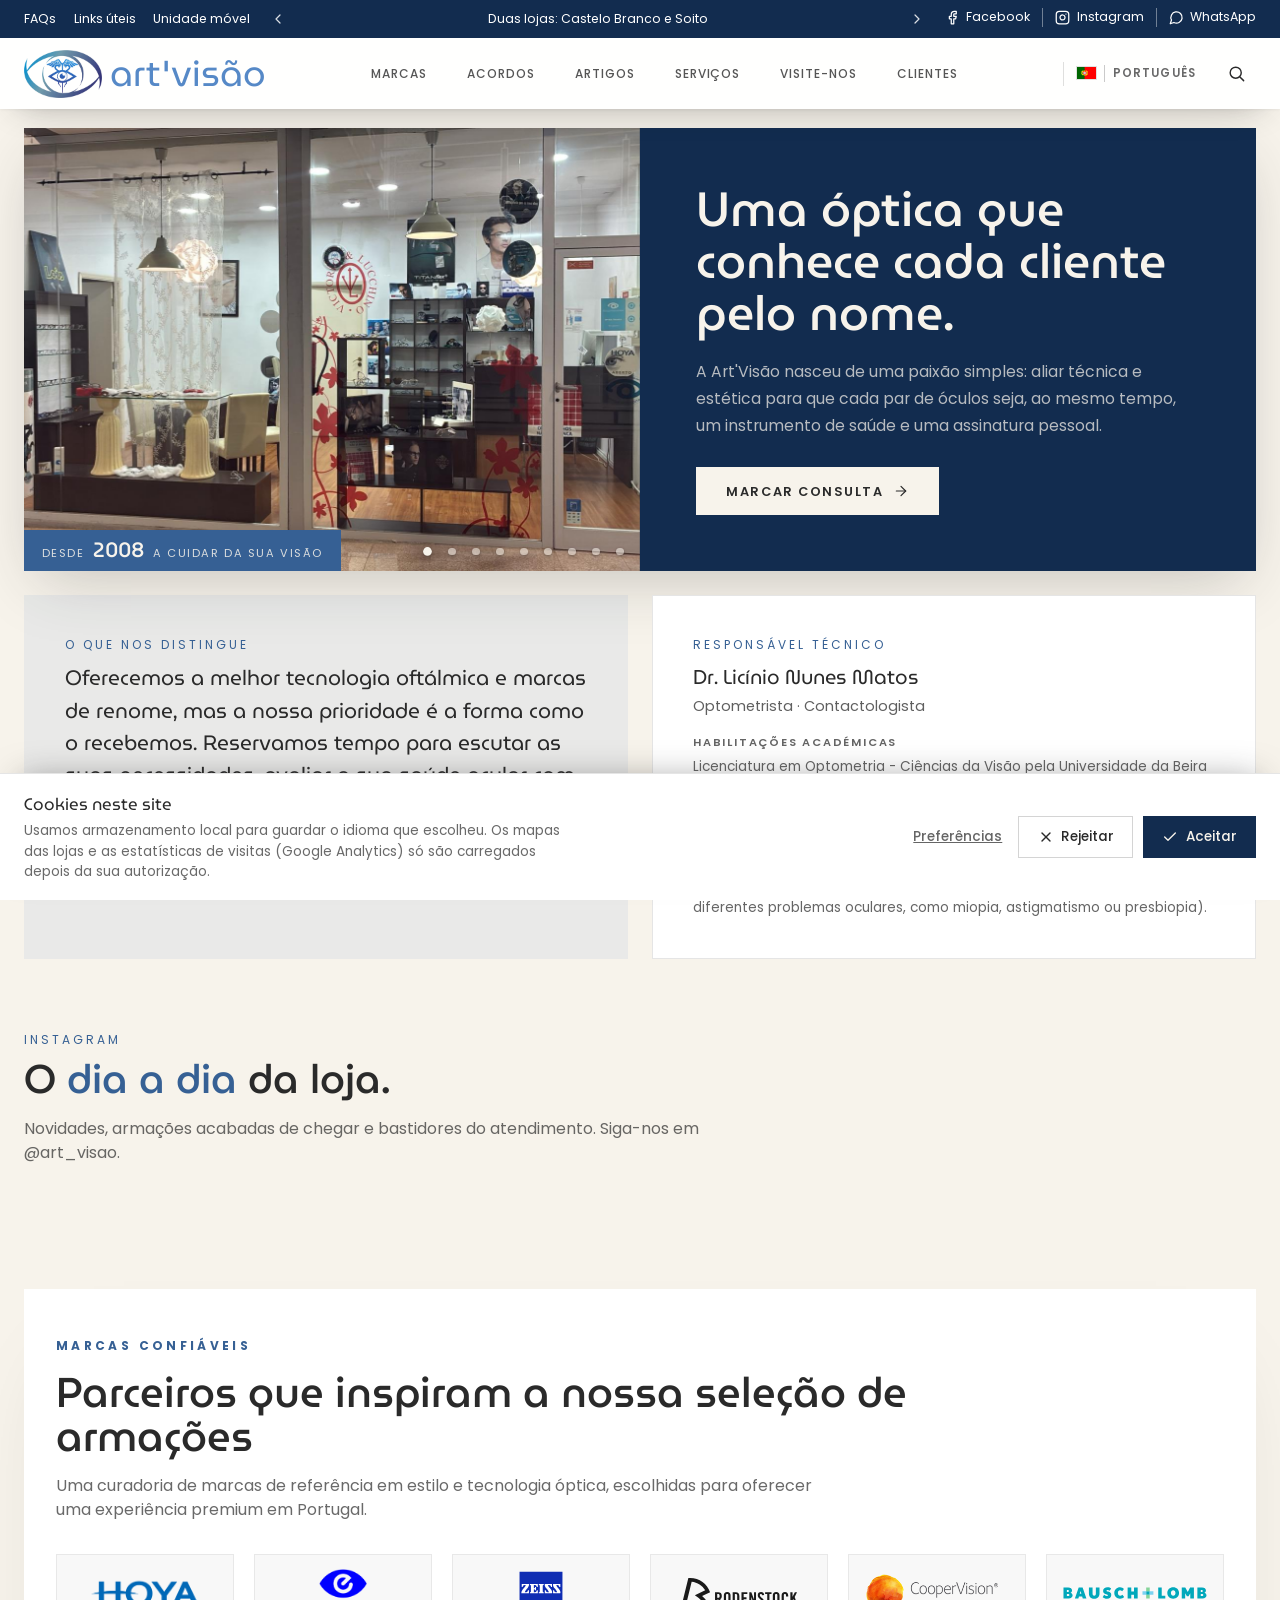
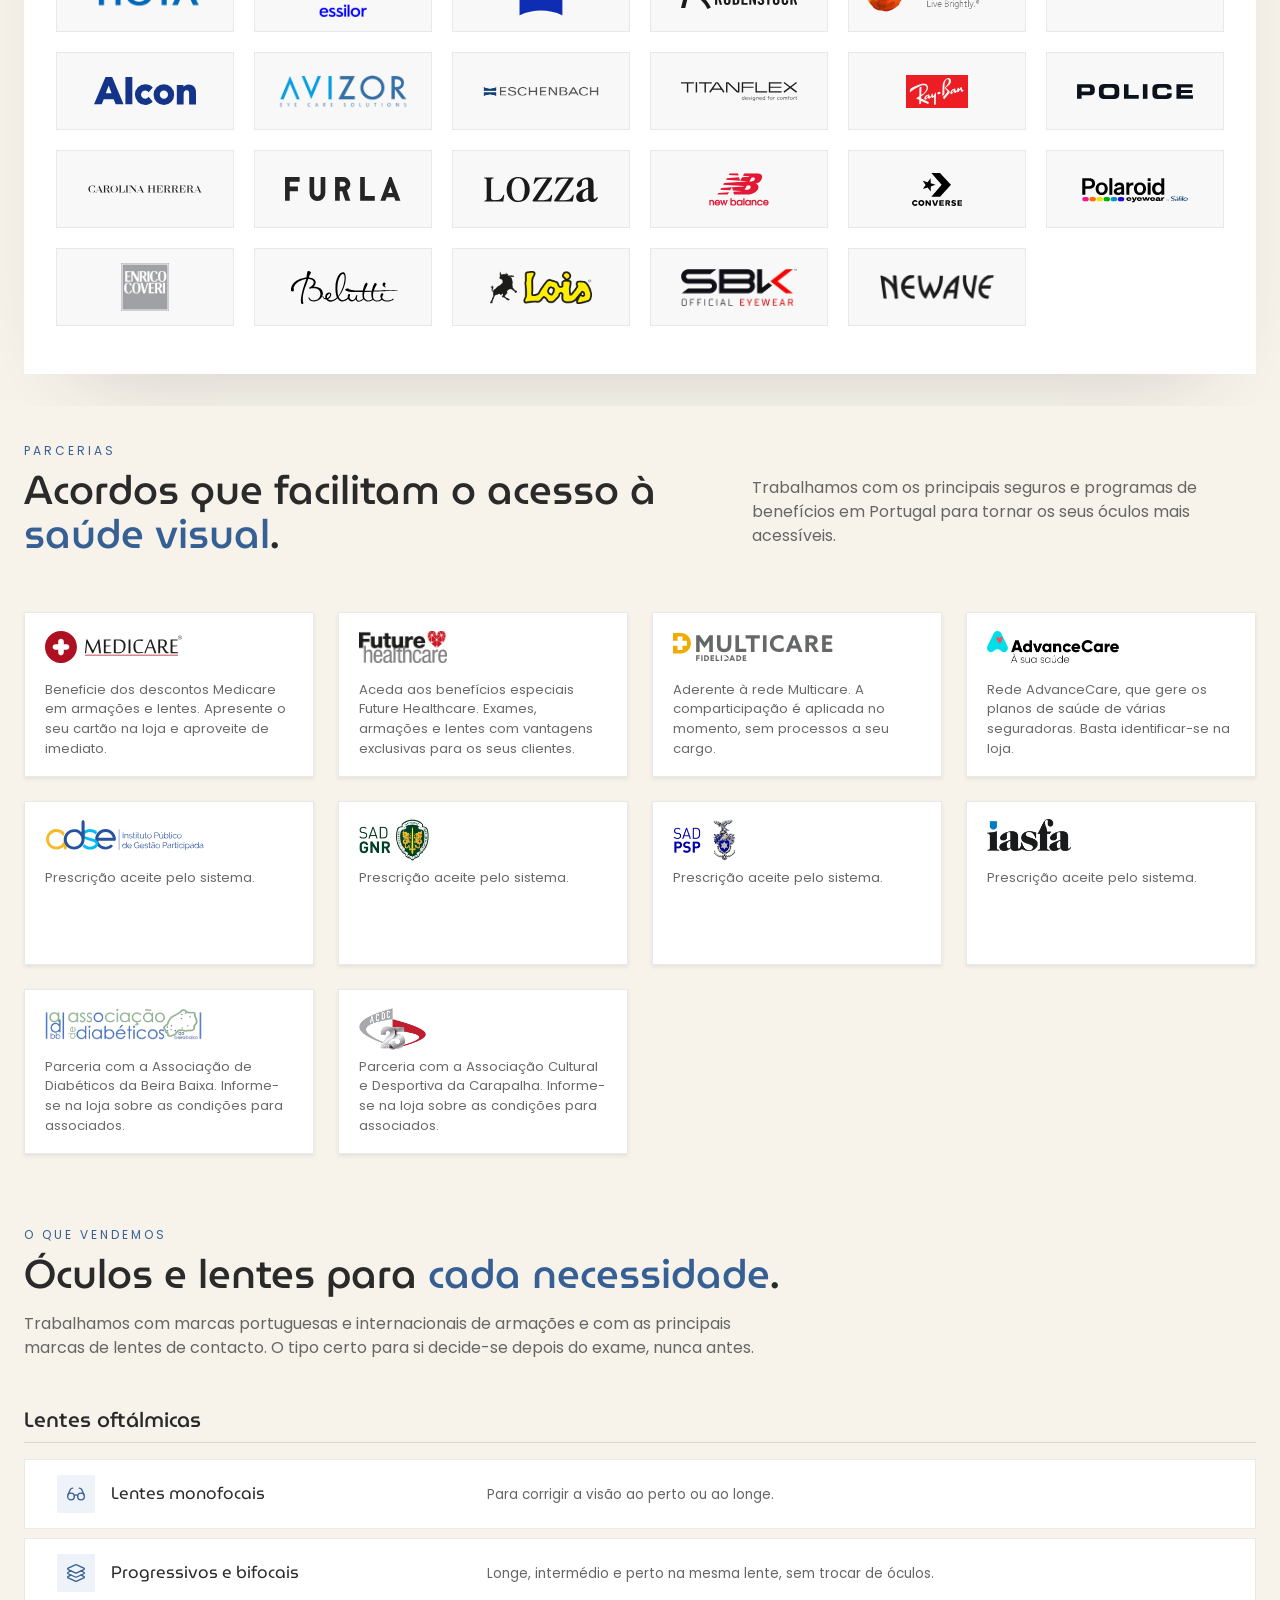
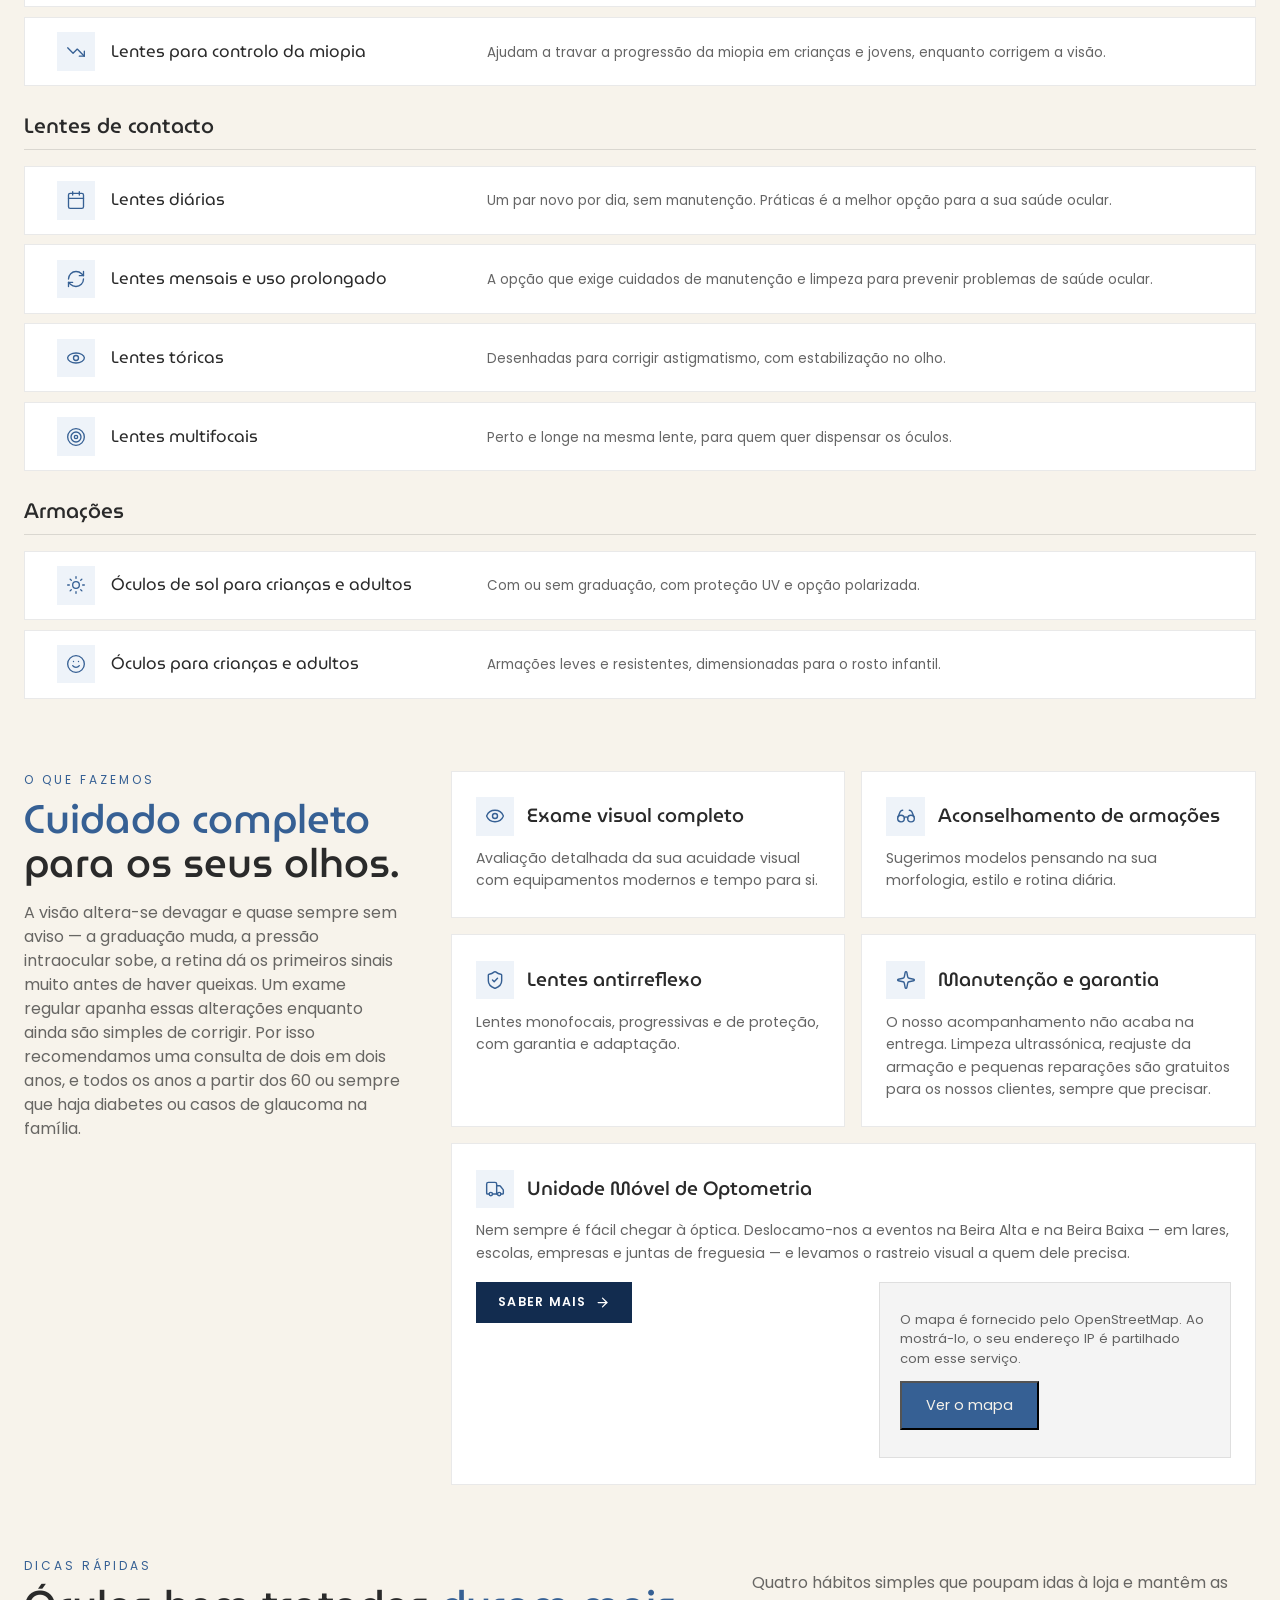
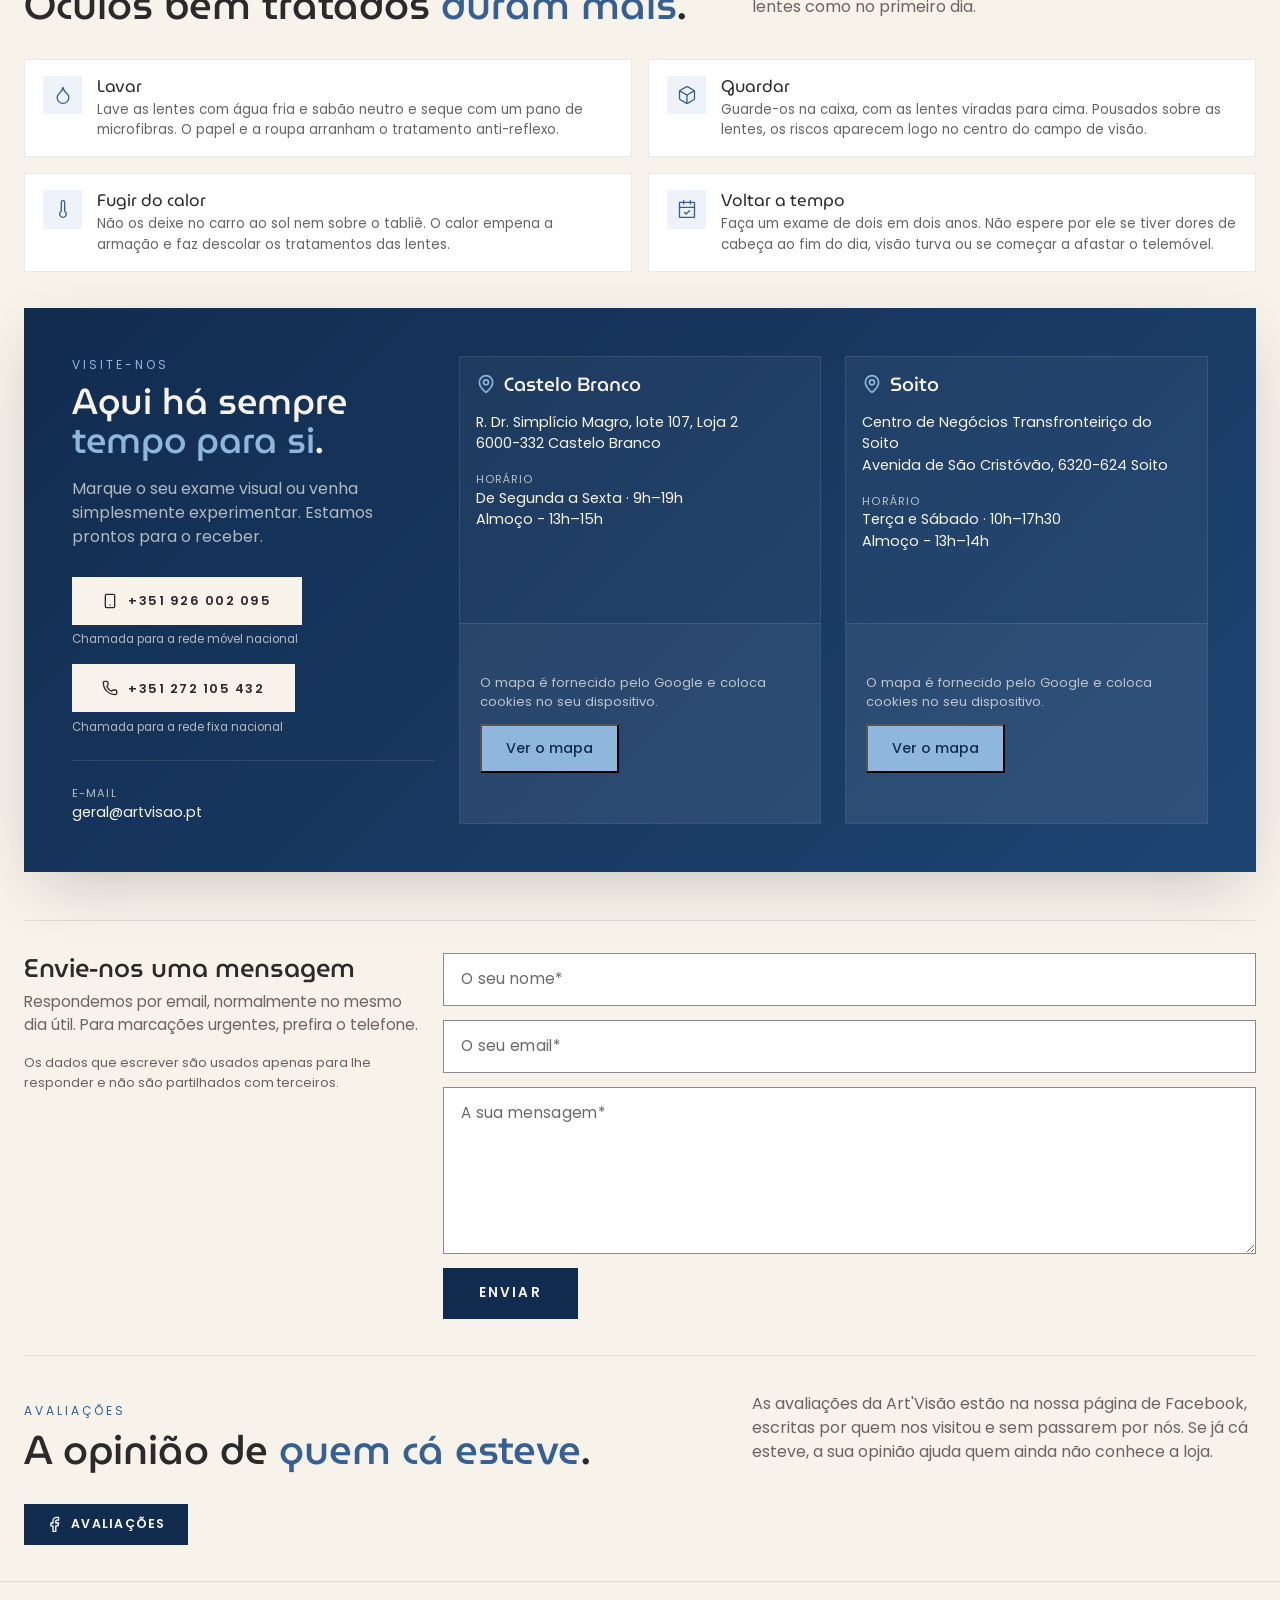
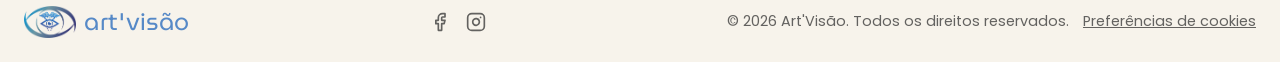
<file: artvisao/index.html>
<!DOCTYPE html>
<html lang="pt">
<head>
<meta charset="utf-8"/>
<meta name="viewport" content="width=device-width, initial-scale=1"/>
<!-- O site só tem versão clara: impede o "modo escuro forçado" dos telemóveis de recolorir tudo -->
<meta name="color-scheme" content="only light"/>
<title>Uma óptica que conhece cada cliente pelo nome — Art'Visão</title>
<meta name="description" content="Art'Visão. Óculos graduados, óculos de sol e exames visuais com o cuidado de uma óptica de bairro. Marcas Ray-Ban, Police, Carolina Herrera, Furla, Lozza, Hoya, Essilor, ZEISS e mais."/>
<link rel="preconnect" href="https://fonts.googleapis.com"/>
<link rel="preconnect" href="https://fonts.gstatic.com" crossorigin/>
<link rel="stylesheet" href="https://fonts.googleapis.com/css2?family=MuseoModerno:wght@300;400;500;600;700&family=Poppins:wght@300;400;500;600&display=swap"/>
<link rel="stylesheet" href="https://cdn.jsdelivr.net/npm/bootstrap@5.3.3/dist/css/bootstrap.min.css" integrity="sha384-QWTKZyjpPEjISv5WaRU9OFeRpok6YctnYmDr5pNlyT2bRjXh0JMhjY6hW+ALEwIH" crossorigin="anonymous"/>
<link rel="stylesheet" href="css/styles.css?v=20260926"/>
<link rel="icon" type="image/png" sizes="32x32" href="assets/favicon-32.png"/>
<link rel="icon" type="image/png" sizes="64x64" href="assets/favicon-64.png"/>
<link rel="apple-touch-icon" href="assets/apple-touch-icon.png"/>
<link rel="canonical" href="https://www.artvisao.pt/"/>
<meta property="og:type" content="website"/>
<meta property="og:site_name" content="Art'Visão"/>
<meta property="og:locale" content="pt_PT"/>
<meta property="og:url" content="https://www.artvisao.pt/"/>
<meta property="og:title" content="Uma óptica que conhece cada cliente pelo nome — Art'Visão"/>
<meta property="og:description" content="Óptica em Castelo Branco e no Soito. Exames visuais, óculos graduados, lentes de contacto e acordos Medicare, Future Healthcare, Multicare, AdvanceCare, ADSE, SAD-GNR, SAD-PSP e ADM."/>
<meta property="og:image" content="https://www.artvisao.pt/assets/storefront-CpZGgCnH.jpeg"/>
<meta name="twitter:card" content="summary_large_image"/>
<meta name="geo.region" content="PT-05"/>
<meta name="geo.placename" content="Castelo Branco, Soito"/>
<script type="application/ld+json">
{
  "@context": "https://schema.org",
  "@graph": [
    {
      "@type": "Optician",
      "@id": "https://www.artvisao.pt/#castelo-branco",
      "name": "Art'Visão · Castelo Branco",
      "image": "https://www.artvisao.pt/assets/storefront-CpZGgCnH.jpeg",
      "url": "https://www.artvisao.pt/",
      "telephone": "+351272105432",
      "email": "geral@artvisao.pt",
      "address": {
        "@type": "PostalAddress",
        "streetAddress": "R. Dr. Simplício Magro, lote 107, Loja 2",
        "postalCode": "6000-332",
        "addressLocality": "Castelo Branco",
        "addressRegion": "Castelo Branco",
        "addressCountry": "PT"
      },
      "geo": {
        "@type": "GeoCoordinates",
        "latitude": 39.8164797,
        "longitude": -7.4843152
      },
      "openingHoursSpecification": [
        {
          "@type": "OpeningHoursSpecification",
          "dayOfWeek": [
            "Monday",
            "Tuesday",
            "Wednesday",
            "Thursday",
            "Friday"
          ],
          "opens": "09:00",
          "closes": "13:00"
        },
        {
          "@type": "OpeningHoursSpecification",
          "dayOfWeek": [
            "Monday",
            "Tuesday",
            "Wednesday",
            "Thursday",
            "Friday"
          ],
          "opens": "15:00",
          "closes": "19:00"
        }
      ],
      "currenciesAccepted": "EUR",
      "areaServed": [
        {
          "@type": "AdministrativeArea",
          "name": "Beira Baixa"
        },
        {
          "@type": "AdministrativeArea",
          "name": "Beira Alta"
        }
      ],
      "sameAs": [
        "https://www.facebook.com/oticaartvisao",
        "https://www.instagram.com/art_visao/"
      ]
    },
    {
      "@type": "Optician",
      "@id": "https://www.artvisao.pt/#soito",
      "name": "Art'Visão · Soito",
      "image": "https://www.artvisao.pt/assets/storefront-CpZGgCnH.jpeg",
      "url": "https://www.artvisao.pt/",
      "telephone": "+351926002095",
      "email": "geral@artvisao.pt",
      "address": {
        "@type": "PostalAddress",
        "streetAddress": "Avenida de São Cristóvão",
        "postalCode": "6320-624",
        "addressLocality": "Soito",
        "addressRegion": "Guarda",
        "addressCountry": "PT"
      },
      "geo": {
        "@type": "GeoCoordinates",
        "latitude": 40.3587299,
        "longitude": -6.9686759
      },
      "openingHoursSpecification": [
        {
          "@type": "OpeningHoursSpecification",
          "dayOfWeek": [
            "Tuesday",
            "Saturday"
          ],
          "opens": "10:00",
          "closes": "13:00"
        },
        {
          "@type": "OpeningHoursSpecification",
          "dayOfWeek": [
            "Tuesday",
            "Saturday"
          ],
          "opens": "14:00",
          "closes": "17:30"
        }
      ],
      "currenciesAccepted": "EUR",
      "areaServed": [
        {
          "@type": "AdministrativeArea",
          "name": "Beira Baixa"
        },
        {
          "@type": "AdministrativeArea",
          "name": "Beira Alta"
        }
      ],
      "sameAs": [
        "https://www.facebook.com/oticaartvisao",
        "https://www.instagram.com/art_visao/"
      ]
    }
  ]
}
</script>
</head>
<body>
<svg xmlns="http://www.w3.org/2000/svg" style="display:none" aria-hidden="true">
  <symbol id="icon-arrow-right" viewBox="0 0 24 24"><path d="M5 12h14"></path><path d="m12 5 7 7-7 7"></path></symbol>
  <symbol id="icon-sparkle" viewBox="0 0 24 24"><path d="M11.017 2.814a1 1 0 0 1 1.966 0l1.051 5.558a2 2 0 0 0 1.594 1.594l5.558 1.051a1 1 0 0 1 0 1.966l-5.558 1.051a2 2 0 0 0-1.594 1.594l-1.051 5.558a1 1 0 0 1-1.966 0l-1.051-5.558a2 2 0 0 0-1.594-1.594l-5.558-1.051a1 1 0 0 1 0-1.966l5.558-1.051a2 2 0 0 0 1.594-1.594z"></path></symbol>
  <symbol id="icon-glasses" viewBox="0 0 24 24"><circle cx="6" cy="15" r="4"></circle><circle cx="18" cy="15" r="4"></circle><path d="M14 15a2 2 0 0 0-2-2 2 2 0 0 0-2 2"></path><path d="M2.5 13 5 7c.7-1.3 1.4-2 3-2"></path><path d="M21.5 13 19 7c-.7-1.3-1.5-2-3-2"></path></symbol>
  <symbol id="icon-chevron-right" viewBox="0 0 24 24"><path d="m9 18 6-6-6-6"></path></symbol>
  <symbol id="icon-facebook" viewBox="0 0 24 24"><path d="M18 2h-3a5 5 0 0 0-5 5v3H7v4h3v8h4v-8h3l1-4h-4V7a1 1 0 0 1 1-1h3z"></path></symbol>
  <symbol id="icon-instagram" viewBox="0 0 24 24"><rect width="20" height="20" x="2" y="2" rx="5" ry="5"></rect><path d="M16 11.37A4 4 0 1 1 12.63 8 4 4 0 0 1 16 11.37z"></path><line x1="17.5" x2="17.5" y1="6.5" y2="6.5"></line></symbol>
  <symbol id="icon-phone" viewBox="0 0 24 24"><path d="M13.832 16.568a1 1 0 0 0 1.213-.303l.355-.465A2 2 0 0 1 17 15h3a2 2 0 0 1 2 2v3a2 2 0 0 1-2 2A18 18 0 0 1 2 4a2 2 0 0 1 2-2h3a2 2 0 0 1 2 2v3a2 2 0 0 1-.8 1.6l-.468.351a1 1 0 0 0-.292 1.233 14 14 0 0 0 6.392 6.384"></path></symbol>
</svg>
<a class="skip-link" href="#conteudo" data-i18n="skip-link">Saltar para o conteúdo</a>

<header class="fixed-top site-header">
<div class="pre-menu">
<div class="container-brand pre-menu-inner">
<nav class="pre-menu-side d-none d-lg-flex" aria-label="Atalhos" data-i18n-aria="premenu-atalhos-aria">
<a href="faqs.html" class="pre-menu-link" data-i18n="nav-faqs">FAQs</a>
<a href="links.html" class="pre-menu-link" data-i18n="nav-links">Links úteis</a>
<a href="unidade-movel.html" class="pre-menu-link" data-i18n="nav-unidade">Unidade móvel</a>
</nav>
<div class="pre-menu-announce">
<button type="button" class="pre-menu-arrow" data-announce-prev aria-label="Aviso anterior" title="Aviso anterior" data-i18n-aria="ann-prev"><svg xmlns="http://www.w3.org/2000/svg" width="16" height="16" viewBox="0 0 24 24" fill="none" stroke="currentColor" stroke-width="1.8" stroke-linecap="round" stroke-linejoin="round" aria-hidden="true"><path d="m15 18-6-6 6-6"></path></svg></button>
<ul class="pre-menu-track" aria-live="polite">
<li><a class="pre-menu-item" href="#visita" data-i18n="ann1">Duas lojas: Castelo Branco e Soito</a></li>
<li><a class="pre-menu-item" href="unidade-movel.html" data-i18n="ann2">Unidade Móvel de Optometria — vamos ter consigo</a></li>
<li><a class="pre-menu-item" href="#acordos" data-i18n="ann3">Acordos com várias entidades</a></li>
</ul>
<button type="button" class="pre-menu-arrow" data-announce-next aria-label="Aviso seguinte" title="Aviso seguinte" data-i18n-aria="ann-next"><svg xmlns="http://www.w3.org/2000/svg" width="16" height="16" viewBox="0 0 24 24" fill="none" stroke="currentColor" stroke-width="1.8" stroke-linecap="round" stroke-linejoin="round" aria-hidden="true"><use href="#icon-chevron-right"></use></svg></button>
</div>
<div class="pre-menu-side pre-menu-side-end d-none d-lg-flex">
<ul class="pre-menu-social">
<li><a href="https://www.facebook.com/oticaartvisao" target="_blank" rel="noopener noreferrer"><svg xmlns="http://www.w3.org/2000/svg" width="15" height="15" viewBox="0 0 24 24" fill="none" stroke="currentColor" stroke-width="2" stroke-linecap="round" stroke-linejoin="round" aria-hidden="true"><path d="M18 2h-3a5 5 0 0 0-5 5v3H7v4h3v8h4v-8h3l1-4h-4V7a1 1 0 0 1 1-1h3z"></path></svg><span>Facebook</span></a></li>
<li><a href="https://www.instagram.com/art_visao/" target="_blank" rel="noopener noreferrer"><svg xmlns="http://www.w3.org/2000/svg" width="15" height="15" viewBox="0 0 24 24" fill="none" stroke="currentColor" stroke-width="2" stroke-linecap="round" stroke-linejoin="round" aria-hidden="true"><rect width="20" height="20" x="2" y="2" rx="5" ry="5"></rect><path d="M16 11.37A4 4 0 1 1 12.63 8 4 4 0 0 1 16 11.37z"></path><line x1="17.5" x2="17.5" y1="6.5" y2="6.5"></line></svg><span>Instagram</span></a></li>
<li><a href="https://wa.me/351926002095" target="_blank" rel="noopener noreferrer"><svg xmlns="http://www.w3.org/2000/svg" width="15" height="15" viewBox="0 0 24 24" fill="none" stroke="currentColor" stroke-width="2" stroke-linecap="round" stroke-linejoin="round" aria-hidden="true"><path d="M7.9 20A9 9 0 1 0 4 16.1L2 22Z"></path></svg><span>WhatsApp</span></a></li>
</ul>
</div>
</div>
</div>
<div class="container-brand site-header-inner">
<nav class="navbar navbar-expand-xl nav-pill" aria-labelledby="navMainLabel">
<a href="#apresentacao" class="nav-pill-brand text-decoration-none">
<img src="assets/logo-artvisao.png" alt="" class="navbar-brand-logo"/>
<span class="font-display nav-pill-wordmark">art'visão</span>
</a>
<!-- Full-screen drawer below xl; Bootstrap flattens .offcanvas-xl back to the inline nav at xl+ -->
<div class="offcanvas-xl offcanvas-end nav-drawer" tabindex="-1" id="navMain">
<div class="offcanvas-header nav-drawer-header">
<h2 class="visually-hidden" id="navMainLabel" data-i18n="nav-drawer-label">Menu</h2>
<button type="button" class="nav-drawer-close" data-bs-dismiss="offcanvas" data-bs-target="#navMain" aria-label="Fechar" title="Fechar" data-i18n-aria="lang-modal-close">
<svg xmlns="http://www.w3.org/2000/svg" width="24" height="24" viewBox="0 0 24 24" fill="none" stroke="currentColor" stroke-width="1.5" stroke-linecap="round" aria-hidden="true"><path d="M18 6 6 18"></path><path d="m6 6 12 12"></path></svg>
</button>
<a href="#visita" class="nav-drawer-action">
<svg xmlns="http://www.w3.org/2000/svg" width="18" height="18" viewBox="0 0 24 24" fill="none" stroke="currentColor" stroke-width="1.7" stroke-linecap="round" stroke-linejoin="round" aria-hidden="true"><use href="#icon-phone"></use></svg>
<span data-i18n="nav-cta">Marcar consulta</span>
</a>
</div>
<div class="offcanvas-body nav-drawer-body">
<ul class="navbar-nav align-items-md-center gap-md-4 mb-0">
<li class="nav-item"><a class="nav-link nav-link-brand" href="#marcas"><span data-i18n="nav-marcas">Marcas</span><svg xmlns="http://www.w3.org/2000/svg" class="nav-link-chevron" width="18" height="18" viewBox="0 0 24 24" fill="none" stroke="currentColor" stroke-width="1.6" stroke-linecap="round" stroke-linejoin="round" aria-hidden="true"><use href="#icon-chevron-right"></use></svg></a></li>
<li class="nav-item"><a class="nav-link nav-link-brand" href="#acordos"><span data-i18n="nav-acordos">Acordos</span><svg xmlns="http://www.w3.org/2000/svg" class="nav-link-chevron" width="18" height="18" viewBox="0 0 24 24" fill="none" stroke="currentColor" stroke-width="1.6" stroke-linecap="round" stroke-linejoin="round" aria-hidden="true"><use href="#icon-chevron-right"></use></svg></a></li>
<li class="nav-item"><a class="nav-link nav-link-brand" href="#artigos"><span data-i18n="nav-artigos">Artigos</span><svg xmlns="http://www.w3.org/2000/svg" class="nav-link-chevron" width="18" height="18" viewBox="0 0 24 24" fill="none" stroke="currentColor" stroke-width="1.6" stroke-linecap="round" stroke-linejoin="round" aria-hidden="true"><use href="#icon-chevron-right"></use></svg></a></li>
<li class="nav-item"><a class="nav-link nav-link-brand" href="#servicos"><span data-i18n="nav-servicos">Serviços</span><svg xmlns="http://www.w3.org/2000/svg" class="nav-link-chevron" width="18" height="18" viewBox="0 0 24 24" fill="none" stroke="currentColor" stroke-width="1.6" stroke-linecap="round" stroke-linejoin="round" aria-hidden="true"><use href="#icon-chevron-right"></use></svg></a></li>
<li class="nav-item"><a class="nav-link nav-link-brand" href="#visita"><span data-i18n="nav-visita">Visite-nos</span><svg xmlns="http://www.w3.org/2000/svg" class="nav-link-chevron" width="18" height="18" viewBox="0 0 24 24" fill="none" stroke="currentColor" stroke-width="1.6" stroke-linecap="round" stroke-linejoin="round" aria-hidden="true"><use href="#icon-chevron-right"></use></svg></a></li>
<li class="nav-item"><a class="nav-link nav-link-brand" href="#avaliacoes"><span data-i18n="nav-clientes">Clientes</span><svg xmlns="http://www.w3.org/2000/svg" class="nav-link-chevron" width="18" height="18" viewBox="0 0 24 24" fill="none" stroke="currentColor" stroke-width="1.6" stroke-linecap="round" stroke-linejoin="round" aria-hidden="true"><use href="#icon-chevron-right"></use></svg></a></li>
<li class="nav-item d-xl-none"><a class="nav-link nav-link-brand" href="faqs.html"><span data-i18n="nav-faqs">FAQs</span><svg xmlns="http://www.w3.org/2000/svg" class="nav-link-chevron" width="18" height="18" viewBox="0 0 24 24" fill="none" stroke="currentColor" stroke-width="1.6" stroke-linecap="round" stroke-linejoin="round" aria-hidden="true"><use href="#icon-chevron-right"></use></svg></a></li>
<li class="nav-item d-xl-none"><a class="nav-link nav-link-brand" href="links.html"><span data-i18n="nav-links">Links úteis</span><svg xmlns="http://www.w3.org/2000/svg" class="nav-link-chevron" width="18" height="18" viewBox="0 0 24 24" fill="none" stroke="currentColor" stroke-width="1.6" stroke-linecap="round" stroke-linejoin="round" aria-hidden="true"><use href="#icon-chevron-right"></use></svg></a></li>
<li class="nav-item d-xl-none"><a class="nav-link nav-link-brand" href="unidade-movel.html"><span data-i18n="nav-unidade">Unidade móvel</span><svg xmlns="http://www.w3.org/2000/svg" class="nav-link-chevron" width="18" height="18" viewBox="0 0 24 24" fill="none" stroke="currentColor" stroke-width="1.6" stroke-linecap="round" stroke-linejoin="round" aria-hidden="true"><use href="#icon-chevron-right"></use></svg></a></li>
</ul>
<div class="nav-drawer-footer d-xl-none">
<div class="lang-select">
<button type="button" class="lang-trigger" data-lang-trigger aria-expanded="false" aria-controls="langMenu1"><span class="visually-hidden" data-i18n="lang-trigger-label">Escolher idioma:</span>
<span class="lang-trigger-flag" data-lang-flag aria-hidden="true"><img src="assets/flags/pt.svg" alt="" class="lang-flag-img"/></span>
<span class="lang-trigger-name" data-lang-name>Português</span>
</button>
<ul class="lang-menu" id="langMenu1" data-lang-menu hidden aria-label="Idioma" data-i18n-aria="lang-modal-title">
<li><button type="button" class="lang-option" data-lang-set="pt"><span class="lang-option-flag" aria-hidden="true"><img src="assets/flags/pt.svg" alt="" class="lang-flag-img"/></span><span class="lang-option-name">Português</span><svg xmlns="http://www.w3.org/2000/svg" class="lang-option-check" viewBox="0 0 24 24" fill="none" stroke="currentColor" stroke-width="2" stroke-linecap="round" stroke-linejoin="round" aria-hidden="true"><path d="M20 6 9 17l-5-5"></path></svg></button></li>
<li><button type="button" class="lang-option" data-lang-set="fr"><span class="lang-option-flag" aria-hidden="true"><img src="assets/flags/fr.svg" alt="" class="lang-flag-img"/></span><span class="lang-option-name">Français</span><svg xmlns="http://www.w3.org/2000/svg" class="lang-option-check" viewBox="0 0 24 24" fill="none" stroke="currentColor" stroke-width="2" stroke-linecap="round" stroke-linejoin="round" aria-hidden="true"><path d="M20 6 9 17l-5-5"></path></svg></button></li>
<li><button type="button" class="lang-option" data-lang-set="en"><span class="lang-option-flag" aria-hidden="true"><img src="assets/flags/gb.svg" alt="" class="lang-flag-img"/></span><span class="lang-option-name">English</span><svg xmlns="http://www.w3.org/2000/svg" class="lang-option-check" viewBox="0 0 24 24" fill="none" stroke="currentColor" stroke-width="2" stroke-linecap="round" stroke-linejoin="round" aria-hidden="true"><path d="M20 6 9 17l-5-5"></path></svg></button></li>
</ul>
</div>
</div>
</div>
</div>
<div class="nav-pill-end d-none d-xl-flex">
<span class="nav-pill-divider" aria-hidden="true"></span>
<div class="lang-select">
<button type="button" class="lang-trigger" data-lang-trigger aria-expanded="false" aria-controls="langMenu2"><span class="visually-hidden" data-i18n="lang-trigger-label">Escolher idioma:</span>
<span class="lang-trigger-flag" data-lang-flag aria-hidden="true"><img src="assets/flags/pt.svg" alt="" class="lang-flag-img"/></span>
<span class="lang-trigger-name" data-lang-name>Português</span>
</button>
<ul class="lang-menu" id="langMenu2" data-lang-menu hidden aria-label="Idioma" data-i18n-aria="lang-modal-title">
<li><button type="button" class="lang-option" data-lang-set="pt"><span class="lang-option-flag" aria-hidden="true"><img src="assets/flags/pt.svg" alt="" class="lang-flag-img"/></span><span class="lang-option-name">Português</span><svg xmlns="http://www.w3.org/2000/svg" class="lang-option-check" viewBox="0 0 24 24" fill="none" stroke="currentColor" stroke-width="2" stroke-linecap="round" stroke-linejoin="round" aria-hidden="true"><path d="M20 6 9 17l-5-5"></path></svg></button></li>
<li><button type="button" class="lang-option" data-lang-set="fr"><span class="lang-option-flag" aria-hidden="true"><img src="assets/flags/fr.svg" alt="" class="lang-flag-img"/></span><span class="lang-option-name">Français</span><svg xmlns="http://www.w3.org/2000/svg" class="lang-option-check" viewBox="0 0 24 24" fill="none" stroke="currentColor" stroke-width="2" stroke-linecap="round" stroke-linejoin="round" aria-hidden="true"><path d="M20 6 9 17l-5-5"></path></svg></button></li>
<li><button type="button" class="lang-option" data-lang-set="en"><span class="lang-option-flag" aria-hidden="true"><img src="assets/flags/gb.svg" alt="" class="lang-flag-img"/></span><span class="lang-option-name">English</span><svg xmlns="http://www.w3.org/2000/svg" class="lang-option-check" viewBox="0 0 24 24" fill="none" stroke="currentColor" stroke-width="2" stroke-linecap="round" stroke-linejoin="round" aria-hidden="true"><path d="M20 6 9 17l-5-5"></path></svg></button></li>
</ul>
</div>
</div>
<button type="button" class="nav-pill-search" data-search-trigger aria-haspopup="dialog" aria-expanded="false" aria-controls="searchOverlay" aria-label="Pesquisar no site" title="Pesquisar no site" data-i18n-aria="search-aria">
<svg xmlns="http://www.w3.org/2000/svg" viewBox="0 0 24 24" fill="none" stroke="currentColor" stroke-width="1.8" stroke-linecap="round" stroke-linejoin="round" aria-hidden="true"><circle cx="11" cy="11" r="7"></circle><line x1="21" y1="21" x2="16.65" y2="16.65"></line></svg>
</button>
<button class="navbar-toggler nav-pill-toggler border-0 d-xl-none" type="button" data-bs-toggle="offcanvas" data-bs-target="#navMain" aria-controls="navMain" aria-label="Abrir menu" title="Abrir menu" data-i18n-aria="nav-toggle-aria">
<span class="navbar-toggler-icon"></span>
</button>
</nav>
</div>
</header>
<main id="conteudo" tabindex="-1">

<section id="apresentacao" class="container-brand pb-5 pb-md-6 section-first">
<!-- Linha 1: faixa a toda a largura — foto da loja à esquerda, painel com o título à direita -->
<div class="intro-banner">
<div class="intro-banner-media">
<div id="lojaCarousel" class="carousel slide carousel-fade intro-carousel" role="group" aria-roledescription="carrossel" data-bs-ride="carousel" data-bs-interval="5000" aria-label="Fotografias da loja" data-i18n-aria="car-label">
<div class="carousel-inner">
<div class="carousel-item active"><img src="assets/storefront-CpZGgCnH.jpeg" alt="Loja Art'Visão" data-i18n-alt="storefront-alt" loading="eager" fetchpriority="high"/></div>
<div class="carousel-item"><img src="assets/carrossel/loja-atendimento.jpg" alt="Atendimento ao balcão na Art’Visão" data-i18n-alt="car-atendimento-alt" loading="lazy"/></div>
<div class="carousel-item"><img src="assets/carrossel/loja-oculos-sol.jpg" class="focus-low" alt="Cliente a experimentar óculos de sol" data-i18n-alt="car-sol-alt" loading="lazy"/></div>
<div class="carousel-item"><img src="assets/carrossel/loja-armacoes.jpg" class="focus-high" alt="Parede de armações da loja" data-i18n-alt="car-armacoes-alt" loading="lazy"/></div>
<div class="carousel-item"><img src="assets/carrossel/loja-consulta.jpg" alt="Mesa de atendimento e aconselhamento" data-i18n-alt="car-consulta-alt" loading="lazy"/></div>
<div class="carousel-item"><img src="assets/carrossel/loja-bancada.jpg" alt="Armações expostas na bancada" data-i18n-alt="car-bancada-alt" loading="lazy"/></div>
<div class="carousel-item"><img src="assets/carrossel/loja-gabinete.jpg" alt="Gabinete de optometria" data-i18n-alt="car-gabinete-alt" loading="lazy"/></div>
<div class="carousel-item"><img src="assets/carrossel/loja-exame-visual.jpg" alt="Exame visual com armação de prova" data-i18n-alt="car-exame-alt" loading="lazy"/></div>
<div class="carousel-item"><img src="assets/carrossel/loja-retinografia.jpg" alt="Observação do fundo do olho" data-i18n-alt="car-retinografia-alt" loading="lazy"/></div>
</div>
<button class="carousel-control-prev carousel-arrow carousel-arrow-prev" type="button" data-bs-target="#lojaCarousel" data-bs-slide="prev" aria-label="Imagem anterior" data-i18n-aria="car-prev"><svg xmlns="http://www.w3.org/2000/svg" viewBox="0 0 24 24" fill="none" stroke="currentColor" stroke-width="1.8" stroke-linecap="round" stroke-linejoin="round" aria-hidden="true"><path d="m15 18-6-6 6-6"></path></svg></button>
<button class="carousel-control-next carousel-arrow carousel-arrow-next" type="button" data-bs-target="#lojaCarousel" data-bs-slide="next" aria-label="Imagem seguinte" data-i18n-aria="car-next"><svg xmlns="http://www.w3.org/2000/svg" viewBox="0 0 24 24" fill="none" stroke="currentColor" stroke-width="1.8" stroke-linecap="round" stroke-linejoin="round" aria-hidden="true"><use href="#icon-chevron-right"></use></svg></button>
<div class="carousel-indicators intro-carousel-dots" role="group" aria-label="Escolher imagem" data-i18n-aria="car-dots">
<button type="button" data-bs-target="#lojaCarousel" data-bs-slide-to="0" class="active" aria-current="true" aria-label="1"></button>
<button type="button" data-bs-target="#lojaCarousel" data-bs-slide-to="1" aria-label="2"></button>
<button type="button" data-bs-target="#lojaCarousel" data-bs-slide-to="2" aria-label="3"></button>
<button type="button" data-bs-target="#lojaCarousel" data-bs-slide-to="3" aria-label="4"></button>
<button type="button" data-bs-target="#lojaCarousel" data-bs-slide-to="4" aria-label="5"></button>
<button type="button" data-bs-target="#lojaCarousel" data-bs-slide-to="5" aria-label="6"></button>
<button type="button" data-bs-target="#lojaCarousel" data-bs-slide-to="6" aria-label="7"></button>
<button type="button" data-bs-target="#lojaCarousel" data-bs-slide-to="7" aria-label="8"></button>
<button type="button" data-bs-target="#lojaCarousel" data-bs-slide-to="8" aria-label="9"></button>
</div>
</div>
<p class="intro-banner-since"><span data-i18n="sobre-badge-pre">desde</span><strong>2008</strong><span data-i18n="sobre-badge">a cuidar da sua visão</span></p>
</div>
<div class="intro-banner-panel">
<h1 class="font-display intro-banner-title" data-i18n="sobre-title">Uma óptica que conhece cada cliente pelo nome.</h1>
<p class="intro-banner-copy" data-i18n="sobre-p1">A Art'Visão nasceu de uma paixão simples: aliar técnica e estética para que cada par de óculos seja, ao mesmo tempo, um instrumento de saúde e uma assinatura pessoal.</p>
<a href="#marcacao" class="intro-banner-cta">
<span data-i18n="nav-cta">Marcar consulta</span>
<svg xmlns="http://www.w3.org/2000/svg" viewBox="0 0 24 24" fill="none" stroke="currentColor" stroke-width="1.8" stroke-linecap="round" stroke-linejoin="round" aria-hidden="true"><use href="#icon-arrow-right"></use></svg>
</a>
</div>
</div>

<!-- Linha 2: dois blocos lado a lado — o que nos distingue · responsável técnico -->
<div class="intro-split">
<div class="intro-block intro-block-tint">
<p class="text-uppercase text-sky mb-2 section-eyebrow" data-i18n="sobre-eyebrow">O que nos distingue</p>
<p class="intro-statement mb-0" data-i18n="sobre-p2">Oferecemos a melhor tecnologia oftálmica e marcas de renome, mas a nossa prioridade é a forma como o recebemos. Reservamos tempo para escutar as suas necessidades, avaliar a sua saúde ocular com rigor e ajudá-lo a encontrar os óculos perfeitos — com a calma e a confiança de quem está entre amigos.</p>
</div>
<div class="intro-block">
<p class="text-uppercase text-sky mb-2 section-eyebrow" data-i18n="rt-label">Responsável técnico</p>
<p class="font-display tech-lead-name mb-1">Dr. Licínio Nunes Matos</p>
<p class="tech-lead-role mb-3" data-i18n="rt-role">Optometrista · Contactologista</p>
<dl class="tech-lead-cv mb-0">
<dt data-i18n="rt-hab-label">Habilitações académicas</dt>
<dd data-i18n="rt-hab">Licenciatura em Optometria - Ciências da Visão pela Universidade da Beira Interior (UBI).</dd>
<dt data-i18n="rt-esp-label">Especialidades técnicas</dt>
<dd data-i18n="rt-esp">Atuação focada em Optometria (avaliação primária da saúde visual binocular, refração e prescrição de lentes) e Contactologia (especialização na adaptação de lentes de contacto para a correção de diferentes problemas oculares, como miopia, astigmatismo ou presbiopia).</dd>
</dl>
</div>
</div>

</section>

<section id="instagram" class="container-brand py-5 py-md-6">
<div class="mb-4 mb-md-5">
<p class="text-sky text-uppercase mb-2 section-eyebrow" data-i18n="ig-eyebrow">Instagram</p>
<h2 class="font-display section-title" data-i18n="ig-title">O <em class="title-accent">dia a dia</em> da loja.</h2>
<p class="section-copy section-lede mt-3" data-i18n="ig-desc">Novidades, armações acabadas de chegar e bastidores do atendimento. Siga-nos em @art_visao.</p>
</div>
<!-- Os slides são preenchidos durante a publicação por .github/scripts/instagram.py.
     Sem token configurado fica vazio e a secção mostra só a chamada ao perfil. -->
<div id="igCarousel" class="carousel slide ig-carousel" role="group" aria-roledescription="carrossel" aria-label="Publicações do Instagram" data-i18n-aria="ig-carousel-label">
<div class="carousel-inner ig-grid" data-instagram-grid></div>
<button class="carousel-control-prev carousel-arrow carousel-arrow-prev" type="button" data-bs-target="#igCarousel" data-bs-slide="prev" aria-label="Publicação anterior" data-i18n-aria="ig-prev"><svg xmlns="http://www.w3.org/2000/svg" viewBox="0 0 24 24" fill="none" stroke="currentColor" stroke-width="1.8" stroke-linecap="round" stroke-linejoin="round" aria-hidden="true"><path d="m15 18-6-6 6-6"></path></svg></button>
<button class="carousel-control-next carousel-arrow carousel-arrow-next" type="button" data-bs-target="#igCarousel" data-bs-slide="next" aria-label="Publicação seguinte" data-i18n-aria="ig-next"><svg xmlns="http://www.w3.org/2000/svg" viewBox="0 0 24 24" fill="none" stroke="currentColor" stroke-width="1.8" stroke-linecap="round" stroke-linejoin="round" aria-hidden="true"><use href="#icon-chevron-right"></use></svg></button>
</div>
</section>

<section id="marcas" class="brands-section">
  <div class="container-brand">
    <div class="brands-card">
      <p class="brand-eyebrow" data-i18n="marcas-eyebrow">Marcas confiáveis</p>
      <h2 class="brand-headline" data-i18n="marcas-title">Parceiros que inspiram a nossa seleção de armações</h2>
      <p class="brand-copy" data-i18n="marcas-desc">Uma curadoria de marcas de referência em estilo e tecnologia óptica, escolhidas para oferecer uma experiência premium em Portugal.</p>
      <ul class="brand-grid">
        <li><a class="brand-tile has-logo" data-logo="hoya" href="https://www.hoyavision.com/pt/" target="_blank" rel="noopener noreferrer"><img class="brand-tile-logo" src="assets/brands/hoya.png" alt="Hoya" loading="lazy" decoding="async"/><span class="brand-tile-text">Hoya</span></a></li>
        <li><a class="brand-tile has-logo" data-logo="essilor" href="https://www.essilor.com/pt-pt/" target="_blank" rel="noopener noreferrer"><img class="brand-tile-logo" src="assets/brands/essilor.png" alt="Essilor" loading="lazy" decoding="async"/><span class="brand-tile-text">Essilor</span></a></li>
        <li><a class="brand-tile has-logo" data-logo="zeiss" href="https://www.zeiss.pt/vision-care/home.html" target="_blank" rel="noopener noreferrer"><img class="brand-tile-logo" src="assets/brands/zeiss.svg" alt="ZEISS" loading="lazy" decoding="async"/><span class="brand-tile-text">ZEISS</span></a></li>
        <li><a class="brand-tile has-logo" data-logo="rodenstock" href="https://www.rodenstock.com/" target="_blank" rel="noopener noreferrer"><img class="brand-tile-logo" src="assets/brands/rodenstock.svg" alt="Rodenstock" loading="lazy" decoding="async"/><span class="brand-tile-text">Rodenstock</span></a></li>
        <li><a class="brand-tile has-logo" data-logo="coopervision" href="https://coopervision.pt/" target="_blank" rel="noopener noreferrer"><img class="brand-tile-logo" src="assets/brands/coopervision.png" alt="CooperVision" loading="lazy" decoding="async"/><span class="brand-tile-text">CooperVision</span></a></li>
        <li><a class="brand-tile has-logo" data-logo="bausch-lomb" href="https://www.bausch.com/" target="_blank" rel="noopener noreferrer"><img class="brand-tile-logo" src="assets/brands/bausch-lomb.svg" alt="Bausch + Lomb" loading="lazy" decoding="async"/><span class="brand-tile-text">Bausch + Lomb</span></a></li>
        <li><a class="brand-tile has-logo" data-logo="alcon" href="https://www.myalcon.com/pt/contact-lenses/" target="_blank" rel="noopener noreferrer"><img class="brand-tile-logo" src="assets/brands/alcon.svg" alt="Alcon" loading="lazy" decoding="async"/><span class="brand-tile-text">Alcon</span></a></li>
        <li><a class="brand-tile has-logo" data-logo="avizor" href="https://www.avizor.com/fr/" target="_blank" rel="noopener noreferrer"><img class="brand-tile-logo" src="assets/brands/avizor.png" alt="Avizor" loading="lazy" decoding="async"/><span class="brand-tile-text">Avizor</span></a></li>
        <li><a class="brand-tile has-logo" data-logo="eschenbach" href="https://www.eschenbach-eyewear.com/" target="_blank" rel="noopener noreferrer"><img class="brand-tile-logo" src="assets/brands/eschenbach.png" alt="Eschenbach" loading="lazy" decoding="async"/><span class="brand-tile-text">Eschenbach</span></a></li>
        <li><a class="brand-tile has-logo" data-logo="titanflex" href="https://www.titanflex-eyewear.com/" target="_blank" rel="noopener noreferrer"><img class="brand-tile-logo" src="assets/brands/titanflex.svg" alt="TitanFlex" loading="lazy" decoding="async"/><span class="brand-tile-text">TitanFlex</span></a></li>
        <li><a class="brand-tile has-logo" data-logo="ray-ban" href="https://www.ray-ban.com/portugal" target="_blank" rel="noopener noreferrer"><img class="brand-tile-logo" src="assets/brands/ray-ban.svg" alt="Ray-Ban" loading="lazy" decoding="async"/><span class="brand-tile-text">Ray-Ban</span></a></li>
        <li><a class="brand-tile has-logo" data-logo="police" href="https://www.policelifestyle.com/" target="_blank" rel="noopener noreferrer"><img class="brand-tile-logo" src="assets/brands/police.svg" alt="Police" loading="lazy" decoding="async"/><span class="brand-tile-text">Police</span></a></li>
        <li><a class="brand-tile has-logo" data-logo="carolina-herrera" href="https://www.carolinaherrera.com/" target="_blank" rel="noopener noreferrer"><img class="brand-tile-logo" src="assets/brands/carolina-herrera.svg" alt="Carolina Herrera" loading="lazy" decoding="async"/><span class="brand-tile-text">Carolina Herrera</span></a></li>
        <li><a class="brand-tile has-logo" data-logo="furla" href="https://www.furla.com/pt/pt/" target="_blank" rel="noopener noreferrer"><img class="brand-tile-logo" src="assets/brands/furla.svg" alt="Furla" loading="lazy" decoding="async"/><span class="brand-tile-text">Furla</span></a></li>
        <li><a class="brand-tile has-logo" data-logo="lozza" href="https://www.derigo.com/en/our-brands/lozza/" target="_blank" rel="noopener noreferrer"><img class="brand-tile-logo" src="assets/brands/lozza.svg" alt="Lozza" loading="lazy" decoding="async"/><span class="brand-tile-text">Lozza</span></a></li>
        <li><a class="brand-tile has-logo" data-logo="new-balance" href="https://www.newbalance.pt/" target="_blank" rel="noopener noreferrer"><img class="brand-tile-logo" src="assets/brands/new-balance.svg" alt="New Balance" loading="lazy" decoding="async"/><span class="brand-tile-text">New Balance</span></a></li>
        <li><a class="brand-tile has-logo" data-logo="converse" href="https://www.converse.com/" target="_blank" rel="noopener noreferrer"><img class="brand-tile-logo" src="assets/brands/converse.svg" alt="Converse" loading="lazy" decoding="async"/><span class="brand-tile-text">Converse</span></a></li>
        <li><a class="brand-tile has-logo" data-logo="polaroid" href="https://www.polaroideyewear.com/" target="_blank" rel="noopener noreferrer"><img class="brand-tile-logo" src="assets/brands/polaroid.svg" alt="Polaroid" loading="lazy" decoding="async"/><span class="brand-tile-text">Polaroid</span></a></li>
        <li><a class="brand-tile has-logo" data-logo="enrico-coveri" href="https://www.enricocoveri.com/" target="_blank" rel="noopener noreferrer"><img class="brand-tile-logo" src="assets/brands/enrico-coveri.jpg" alt="Enrico Coveri" loading="lazy" decoding="async"/><span class="brand-tile-text">Enrico Coveri</span></a></li>
        <li><a class="brand-tile has-logo" data-logo="belutti" href="https://belutti.com/en" target="_blank" rel="noopener noreferrer"><img class="brand-tile-logo" src="assets/brands/belutti.svg" alt="Belutti" loading="lazy" decoding="async"/><span class="brand-tile-text">Belutti</span></a></li>
        <li><a class="brand-tile has-logo" data-logo="lois" href="https://loisjeans.es/" target="_blank" rel="noopener noreferrer"><img class="brand-tile-logo" src="assets/brands/lois.png" alt="Lois" loading="lazy" decoding="async"/><span class="brand-tile-text">Lois</span></a></li>
        <li><span class="brand-tile has-logo" data-logo="superbike"><img class="brand-tile-logo" src="assets/brands/superbike.png" alt="Superbike" loading="lazy" decoding="async"/><span class="brand-tile-text">Superbike</span></span></li>
        <li><span class="brand-tile has-logo" data-logo="newave"><img class="brand-tile-logo" src="assets/brands/newave.png" alt="Newave" loading="lazy" decoding="async"/><span class="brand-tile-text">Newave</span></span></li>
      </ul>
    </div>
  </div>
</section>

<section id="acordos" class="bg-cream py-5 py-md-6">
<div class="container-brand">
<div class="row align-items-md-end g-3 mb-5">
<div class="col-md-7">
<p class="text-sky text-uppercase mb-2 section-eyebrow" data-i18n="acordos-eyebrow">Parcerias</p>
<h2 class="font-display section-title" data-i18n="acordos-title">Acordos que facilitam o acesso à <em class="title-accent">saúde visual</em>.</h2>
</div>
<div class="col-md-5">
<p class="section-copy" data-i18n="acordos-desc">Trabalhamos com os principais seguros e programas de benefícios em Portugal para tornar os seus óculos mais acessíveis.</p>
</div>
</div>
<div class="row row-cols-1 row-cols-md-2 row-cols-lg-4 g-4 accord-grid">
<div class="col">
<div class="bg-card border border-ink-10 rounded-4 h-100 shadow-sm accord-card">
<a class="accord-logo-link" href="https://www.medicare.pt/" target="_blank" rel="noopener noreferrer"><img class="accord-logo-img" src="assets/acordos/medicare.svg" alt="Medicare" width="160" height="44" loading="lazy"/></a>
<h3 class="visually-hidden" data-i18n="acord1-title">Medicare</h3>
<p class="section-copy text-soft-ink" data-i18n="acord1-desc">Beneficie dos descontos Medicare em armações e lentes. Apresente o seu cartão na loja e aproveite de imediato.</p>
</div>
</div>
<div class="col">
<div class="bg-card border border-ink-10 rounded-4 h-100 shadow-sm accord-card">
<a class="accord-logo-link" href="https://future-healthcare.pt/" target="_blank" rel="noopener noreferrer"><img class="accord-logo-img" src="assets/acordos/future-healthcare.png" alt="Future Healthcare" width="160" height="44" loading="lazy"/></a>
<h3 class="visually-hidden" data-i18n="acord2-title">Future Healthcare</h3>
<p class="section-copy text-soft-ink" data-i18n="acord2-desc">Aceda aos benefícios especiais Future Healthcare. Exames, armações e lentes com vantagens exclusivas para os seus clientes.</p>
</div>
</div>
<div class="col">
<div class="bg-card border border-ink-10 rounded-4 h-100 shadow-sm accord-card">
<a class="accord-logo-link" href="https://www.multicare.pt/" target="_blank" rel="noopener noreferrer"><img class="accord-logo-img" src="assets/acordos/multicare.svg" alt="Multicare" width="160" height="44" loading="lazy"/></a>
<h3 class="visually-hidden" data-i18n="acord4-title">Multicare</h3>
<p class="section-copy text-soft-ink" data-i18n="acord4-desc">Aderente à rede Multicare. A comparticipação é aplicada no momento, sem processos a seu cargo.</p>
</div>
</div>
<div class="col">
<div class="bg-card border border-ink-10 rounded-4 h-100 shadow-sm accord-card">
<a class="accord-logo-link" href="https://www.advancecare.pt/" target="_blank" rel="noopener noreferrer"><img class="accord-logo-img" src="assets/acordos/advancecare.png" alt="AdvanceCare" width="160" height="44" loading="lazy"/></a>
<h3 class="visually-hidden" data-i18n="acord5-title">AdvanceCare</h3>
<p class="section-copy text-soft-ink" data-i18n="acord5-desc">Rede AdvanceCare, que gere os planos de saúde de várias seguradoras. Basta identificar-se na loja.</p>
</div>
</div>
<div class="col">
<div class="bg-card border border-ink-10 rounded-4 h-100 shadow-sm accord-card">
<a class="accord-logo-link" href="https://www.adse.pt/" target="_blank" rel="noopener noreferrer"><img class="accord-logo-img" src="assets/acordos/adse.svg" alt="ADSE" width="160" height="44" loading="lazy"/></a>
<h3 class="visually-hidden" data-i18n="acord6-title">ADSE</h3>
<p class="section-copy text-soft-ink" data-i18n="acord6-desc">Prescrição aceite pelo sistema.</p>
</div>
</div>
<div class="col">
<div class="bg-card border border-ink-10 rounded-4 h-100 shadow-sm accord-card">
<a class="accord-logo-link accord-logo-tall" href="https://portalsocial.gnr.pt/" target="_blank" rel="noopener noreferrer"><img class="accord-logo-img" src="assets/acordos/sad-gnr.png" alt="SAD-GNR" width="160" height="44" loading="lazy"/></a>
<h3 class="visually-hidden">SAD-GNR</h3>
<p class="section-copy text-soft-ink" data-i18n="acord7-desc">Prescrição aceite pelo sistema.</p>
</div>
</div>
<div class="col">
<div class="bg-card border border-ink-10 rounded-4 h-100 shadow-sm accord-card">
<a class="accord-logo-link accord-logo-tall" href="https://portalsocial.psp.pt/DirectorioSAD.aspx" target="_blank" rel="noopener noreferrer"><img class="accord-logo-img" src="assets/acordos/sad-psp.png" alt="SAD-PSP" width="160" height="44" loading="lazy"/></a>
<h3 class="visually-hidden">SAD-PSP</h3>
<p class="section-copy text-soft-ink" data-i18n="acord8-desc">Prescrição aceite pelo sistema.</p>
</div>
</div>
<div class="col">
<div class="bg-card border border-ink-10 rounded-4 h-100 shadow-sm accord-card">
<a class="accord-logo-link" href="https://www.iasfa.pt/portfolio/beneficiarios-adm/" target="_blank" rel="noopener noreferrer"><img class="accord-logo-img" src="assets/acordos/adm-iasfa.png" alt="ADM — Assistência na Doença aos Militares (IASFA)" width="160" height="44" loading="lazy"/></a>
<h3 class="visually-hidden">ADM</h3>
<p class="section-copy text-soft-ink" data-i18n="acord9-desc">Prescrição aceite pelo sistema.</p>
</div>
</div>
<div class="col">
<div class="bg-card border border-ink-10 rounded-4 h-100 shadow-sm accord-card">
<a class="accord-logo-link accord-logo-wide" href="https://www.facebook.com/diabeticos.beirabaixa/" target="_blank" rel="noopener noreferrer"><img class="accord-logo-img" src="assets/acordos/adbb.png" alt="ADBB — Associação de Diabéticos da Beira Baixa" width="160" height="44" loading="lazy"/></a>
<h3 class="visually-hidden">Associação de Diabéticos da Beira Baixa</h3>
<p class="section-copy text-soft-ink" data-i18n="acord10-desc">Parceria com a Associação de Diabéticos da Beira Baixa. Informe-se na loja sobre as condições para associados.</p>
</div>
</div>
<div class="col">
<div class="bg-card border border-ink-10 rounded-4 h-100 shadow-sm accord-card">
<a class="accord-logo-link accord-logo-tall" href="https://www.facebook.com/associacaodacarapalha" target="_blank" rel="noopener noreferrer"><img class="accord-logo-img" src="assets/acordos/acdc-carapalha.png" alt="ACDC — Associação Cultural e Desportiva da Carapalha" width="160" height="44" loading="lazy"/></a>
<h3 class="visually-hidden">Associação Cultural e Desportiva da Carapalha</h3>
<p class="section-copy text-soft-ink" data-i18n="acord11-desc">Parceria com a Associação Cultural e Desportiva da Carapalha. Informe-se na loja sobre as condições para associados.</p>
</div>
</div>
</div>
</div>
</section>

<section id="artigos" class="container-brand py-5 py-md-6">
<div class="mb-5">
<p class="text-sky text-uppercase mb-2 section-eyebrow" data-i18n="artigos-eyebrow">O que vendemos</p>
<h2 class="font-display section-title" data-i18n="artigos-title">Óculos e lentes para <em class="title-accent">cada necessidade</em>.</h2>
<p class="section-copy section-lede mt-3" data-i18n="artigos-desc">Trabalhamos com marcas portuguesas e internacionais de armações e com as principais marcas de lentes de contacto. O tipo certo para si decide-se depois do exame, nunca antes.</p>
</div>
<div class="type-rows">
<div class="type-row">
<h3 class="type-group" data-i18n="tipo-oculos">Lentes oftálmicas</h3>
<div class="type-list">
<div class="type-card">
<span class="type-icon"><svg xmlns="http://www.w3.org/2000/svg" width="20" height="20" viewBox="0 0 24 24" fill="none" stroke="currentColor" stroke-width="1.6" stroke-linecap="round" stroke-linejoin="round" aria-hidden="true"><use href="#icon-glasses"></use></svg></span>
<span class="type-body">
<span class="type-title" data-i18n="t1-title">Lentes monofocais</span>
<span class="type-desc" data-i18n="t1-desc">Para corrigir a visão ao perto ou ao longe.</span>
</span>
</div>
<div class="type-card">
<span class="type-icon"><svg xmlns="http://www.w3.org/2000/svg" width="20" height="20" viewBox="0 0 24 24" fill="none" stroke="currentColor" stroke-width="1.6" stroke-linecap="round" stroke-linejoin="round" aria-hidden="true"><path d="M12.83 2.18a2 2 0 0 0-1.66 0L2.6 6.08a1 1 0 0 0 0 1.83l8.58 3.91a2 2 0 0 0 1.66 0l8.58-3.9a1 1 0 0 0 0-1.83Z"></path><path d="m6.08 9.5-3.5 1.6a1 1 0 0 0 0 1.81l8.6 3.91a2 2 0 0 0 1.65 0l8.58-3.9a1 1 0 0 0 0-1.83l-3.5-1.59"></path><path d="m6.08 14.5-3.5 1.6a1 1 0 0 0 0 1.81l8.6 3.91a2 2 0 0 0 1.65 0l8.58-3.9a1 1 0 0 0 0-1.83l-3.5-1.59"></path></svg></span>
<span class="type-body">
<span class="type-title" data-i18n="t2-title">Progressivos e bifocais</span>
<span class="type-desc" data-i18n="t2-desc">Longe, intermédio e perto na mesma lente, sem trocar de óculos.</span>
</span>
</div>
<div class="type-card">
<span class="type-icon"><svg xmlns="http://www.w3.org/2000/svg" width="20" height="20" viewBox="0 0 24 24" fill="none" stroke="currentColor" stroke-width="1.6" stroke-linecap="round" stroke-linejoin="round" aria-hidden="true"><polyline points="22 17 13.5 8.5 8.5 13.5 2 7"></polyline><polyline points="16 17 22 17 22 11"></polyline></svg></span>
<span class="type-body">
<span class="type-title" data-i18n="t9-title">Lentes para controlo da miopia</span>
<span class="type-desc" data-i18n="t9-desc">Ajudam a travar a progressão da miopia em crianças e jovens, enquanto corrigem a visão.</span>
</span>
</div>
</div>
</div>
<div class="type-row">
<h3 class="type-group" data-i18n="tipo-lentes">Lentes de contacto</h3>
<div class="type-list">
<div class="type-card">
<span class="type-icon"><svg xmlns="http://www.w3.org/2000/svg" width="20" height="20" viewBox="0 0 24 24" fill="none" stroke="currentColor" stroke-width="1.6" stroke-linecap="round" stroke-linejoin="round" aria-hidden="true"><path d="M8 2v4"></path><path d="M16 2v4"></path><rect width="18" height="18" x="3" y="4" rx="2"></rect><path d="M3 10h18"></path></svg></span>
<span class="type-body">
<span class="type-title" data-i18n="t5-title">Lentes diárias</span>
<span class="type-desc" data-i18n="t5-desc">Um par novo por dia, sem manutenção. Práticas é a melhor opção para a sua saúde ocular.</span>
</span>
</div>
<div class="type-card">
<span class="type-icon"><svg xmlns="http://www.w3.org/2000/svg" width="20" height="20" viewBox="0 0 24 24" fill="none" stroke="currentColor" stroke-width="1.6" stroke-linecap="round" stroke-linejoin="round" aria-hidden="true"><path d="M3 12a9 9 0 0 1 9-9 9.75 9.75 0 0 1 6.74 2.74L21 8"></path><path d="M21 3v5h-5"></path><path d="M21 12a9 9 0 0 1-9 9 9.75 9.75 0 0 1-6.74-2.74L3 16"></path><path d="M8 16H3v5"></path></svg></span>
<span class="type-body">
<span class="type-title" data-i18n="t6-title">Lentes mensais e uso prolongado</span>
<span class="type-desc" data-i18n="t6-desc">A opção que exige cuidados de manutenção e limpeza para prevenir problemas de saúde ocular.</span>
</span>
</div>
<div class="type-card">
<span class="type-icon"><svg xmlns="http://www.w3.org/2000/svg" width="20" height="20" viewBox="0 0 24 24" fill="none" stroke="currentColor" stroke-width="1.6" stroke-linecap="round" stroke-linejoin="round" aria-hidden="true"><ellipse cx="12" cy="12" rx="10" ry="6"></ellipse><circle cx="12" cy="12" r="3"></circle></svg></span>
<span class="type-body">
<span class="type-title" data-i18n="t7-title">Lentes tóricas</span>
<span class="type-desc" data-i18n="t7-desc">Desenhadas para corrigir astigmatismo, com estabilização no olho.</span>
</span>
</div>
<div class="type-card">
<span class="type-icon"><svg xmlns="http://www.w3.org/2000/svg" width="20" height="20" viewBox="0 0 24 24" fill="none" stroke="currentColor" stroke-width="1.6" stroke-linecap="round" stroke-linejoin="round" aria-hidden="true"><circle cx="12" cy="12" r="10"></circle><circle cx="12" cy="12" r="2"></circle><circle cx="12" cy="12" r="6"></circle></svg></span>
<span class="type-body">
<span class="type-title" data-i18n="t8-title">Lentes multifocais</span>
<span class="type-desc" data-i18n="t8-desc">Perto e longe na mesma lente, para quem quer dispensar os óculos.</span>
</span>
</div>
</div>
</div>
<div class="type-row">
<h3 class="type-group" data-i18n="tipo-armacoes">Armações</h3>
<div class="type-list">
<div class="type-card">
<span class="type-icon"><svg xmlns="http://www.w3.org/2000/svg" width="20" height="20" viewBox="0 0 24 24" fill="none" stroke="currentColor" stroke-width="1.6" stroke-linecap="round" stroke-linejoin="round" aria-hidden="true"><circle cx="12" cy="12" r="4"></circle><path d="M12 2v2"></path><path d="M12 20v2"></path><path d="m4.93 4.93 1.41 1.41"></path><path d="m17.66 17.66 1.41 1.41"></path><path d="M2 12h2"></path><path d="M20 12h2"></path><path d="m6.34 17.66-1.41 1.41"></path><path d="m19.07 4.93-1.41 1.41"></path></svg></span>
<span class="type-body">
<span class="type-title" data-i18n="t3-title">Óculos de sol para crianças e adultos</span>
<span class="type-desc" data-i18n="t3-desc">Com ou sem graduação, com proteção UV e opção polarizada.</span>
</span>
</div>
<div class="type-card">
<span class="type-icon"><svg xmlns="http://www.w3.org/2000/svg" width="20" height="20" viewBox="0 0 24 24" fill="none" stroke="currentColor" stroke-width="1.6" stroke-linecap="round" stroke-linejoin="round" aria-hidden="true"><circle cx="12" cy="12" r="10"></circle><path d="M8 14s1.5 2 4 2 4-2 4-2"></path><line x1="9" x2="9.01" y1="9" y2="9"></line><line x1="15" x2="15.01" y1="9" y2="9"></line></svg></span>
<span class="type-body">
<span class="type-title" data-i18n="t4-title">Óculos para crianças e adultos</span>
<span class="type-desc" data-i18n="t4-desc">Armações leves e resistentes, dimensionadas para o rosto infantil.</span>
</span>
</div>
</div>
</div>
</div>
</section>

<section id="servicos" class="bg-cream py-5 py-md-6">
<div class="container-brand">
<div class="row g-4 g-lg-5">
<div class="col-lg-4">
<p class="text-sky text-uppercase mb-2 section-eyebrow" data-i18n="servicos-eyebrow">O que fazemos</p>
<h2 class="font-display section-title" data-i18n="servicos-title"><em class="title-accent">Cuidado completo</em> para os seus olhos.</h2>
<p class="mt-3 section-copy" data-i18n="servicos-desc">A visão altera-se devagar e quase sempre sem aviso — a graduação muda, a pressão intraocular sobe, a retina dá os primeiros sinais muito antes de haver queixas. Um exame regular apanha essas alterações enquanto ainda são simples de corrigir. Por isso recomendamos uma consulta de dois em dois anos, e todos os anos a partir dos 60 ou sempre que haja diabetes ou casos de glaucoma na família.</p>
</div>
<div class="col-lg-8">
<div class="service-grid">
<article class="service-card">
<div class="service-head">
<span class="service-icon"><svg xmlns="http://www.w3.org/2000/svg" width="20" height="20" viewBox="0 0 24 24" fill="none" stroke="currentColor" stroke-width="1.7" stroke-linecap="round" stroke-linejoin="round" aria-hidden="true"><path d="M2.062 12.348a1 1 0 0 1 0-.696 10.75 10.75 0 0 1 19.876 0 1 1 0 0 1 0 .696 10.75 10.75 0 0 1-19.876 0"></path><circle cx="12" cy="12" r="3"></circle></svg></span>
<h3 class="service-title" data-i18n="serv1-title">Exame visual completo</h3>
</div>
<p class="service-copy" data-i18n="serv1-desc">Avaliação detalhada da sua acuidade visual com equipamentos modernos e tempo para si.</p>
</article>
<article class="service-card">
<div class="service-head">
<span class="service-icon"><svg xmlns="http://www.w3.org/2000/svg" width="20" height="20" viewBox="0 0 24 24" fill="none" stroke="currentColor" stroke-width="1.7" stroke-linecap="round" stroke-linejoin="round" aria-hidden="true"><use href="#icon-glasses"></use></svg></span>
<h3 class="service-title" data-i18n="serv2-title">Aconselhamento de armações</h3>
</div>
<p class="service-copy" data-i18n="serv2-desc">Sugerimos modelos pensando na sua morfologia, estilo e rotina diária.</p>
</article>
<article class="service-card">
<div class="service-head">
<span class="service-icon"><svg xmlns="http://www.w3.org/2000/svg" width="20" height="20" viewBox="0 0 24 24" fill="none" stroke="currentColor" stroke-width="1.7" stroke-linecap="round" stroke-linejoin="round" aria-hidden="true"><path d="M20 13c0 5-3.5 7.5-7.66 8.95a1 1 0 0 1-.67-.01C7.5 20.5 4 18 4 13V6a1 1 0 0 1 1-1c2 0 4.5-1.2 6.24-2.72a1.17 1.17 0 0 1 1.52 0C14.51 3.81 17 5 19 5a1 1 0 0 1 1 1z"></path><path d="m9 12 2 2 4-4"></path></svg></span>
<h3 class="service-title" data-i18n="serv3-title">Lentes antirreflexo</h3>
</div>
<p class="service-copy" data-i18n="serv3-desc">Lentes monofocais, progressivas e de proteção, com garantia e adaptação.</p>
</article>
<article class="service-card">
<div class="service-head">
<span class="service-icon"><svg xmlns="http://www.w3.org/2000/svg" width="20" height="20" viewBox="0 0 24 24" fill="none" stroke="currentColor" stroke-width="1.7" stroke-linecap="round" stroke-linejoin="round" aria-hidden="true"><use href="#icon-sparkle"></use></svg></span>
<h3 class="service-title" data-i18n="serv4-title">Manutenção e garantia</h3>
</div>
<p class="service-copy" data-i18n="serv4-desc">O nosso acompanhamento não acaba na entrega. Limpeza ultrassónica, reajuste da armação e pequenas reparações são gratuitos para os nossos clientes, sempre que precisar.</p>
</article>
<article class="service-card service-card-wide">
<div class="service-head">
<span class="service-icon"><svg xmlns="http://www.w3.org/2000/svg" width="20" height="20" viewBox="0 0 24 24" fill="none" stroke="currentColor" stroke-width="1.7" stroke-linecap="round" stroke-linejoin="round" aria-hidden="true"><path d="M14 18V6a2 2 0 0 0-2-2H4a2 2 0 0 0-2 2v11a1 1 0 0 0 1 1h2"></path><path d="M15 18H9"></path><path d="M19 18h2a1 1 0 0 0 1-1v-3.65a1 1 0 0 0-.22-.624l-3.48-4.35A1 1 0 0 0 17.52 8H14"></path><circle cx="17" cy="18" r="2"></circle><circle cx="7" cy="18" r="2"></circle></svg></span>
<h3 class="service-title" data-i18n="mu-title">Unidade Móvel de Optometria</h3>
</div>
<p class="service-copy" data-i18n="mu-desc">Nem sempre é fácil chegar à óptica. Deslocamo-nos a eventos na Beira Alta e na Beira Baixa — em lares, escolas, empresas e juntas de freguesia — e levamos o rastreio visual a quem dele precisa.</p>
<div class="service-card-foot">
<a href="unidade-movel.html" class="service-cta"><span data-i18n="mu-saber-mais">Saber mais</span><svg xmlns="http://www.w3.org/2000/svg" width="15" height="15" viewBox="0 0 24 24" fill="none" stroke="currentColor" stroke-width="2" stroke-linecap="round" stroke-linejoin="round" aria-hidden="true"><use href="#icon-arrow-right"></use></svg></a>
<div class="service-map map-slot">
<div class="map-blocked map-blocked-light">
<p class="mb-2" data-i18n="consent-map-osm">O mapa é fornecido pelo OpenStreetMap. Ao mostrá-lo, o seu endereço IP é partilhado com esse serviço.</p>
<button type="button" class="btn-sky-sm" data-consent-enable-maps data-i18n="consent-map-enable">Ver o mapa</button>
</div>
<div class="service-map-canvas" data-consent-map hidden role="img" aria-label="Mapa com as duas lojas Art'Visão: Castelo Branco e Soito" data-i18n-aria="mapa-lojas-alt"></div>
</div>
</div>
</article>
</div>
</div>
</div>
</div>
</section>

<!-- Dicas curtas de manutenção: o conteúdo que mais se repete ao balcão,
     e que o moodboard das designers usa como peça editorial. -->
<section id="dicas" class="container-brand py-5 py-md-6">
<div class="row align-items-md-end g-3 mb-4">
<div class="col-md-7">
<p class="text-sky text-uppercase mb-2 section-eyebrow" data-i18n="dicas-eyebrow">Dicas rápidas</p>
<h2 class="font-display section-title" data-i18n="dicas-title">Óculos bem tratados <em class="title-accent">duram mais</em>.</h2>
</div>
<div class="col-md-5">
<p class="section-copy" data-i18n="dicas-desc">Quatro hábitos simples que poupam idas à loja e mantêm as lentes como no primeiro dia.</p>
</div>
</div>
<div class="row g-3">
<div class="col-md-6">
<div class="type-card h-100">
<span class="type-icon"><svg xmlns="http://www.w3.org/2000/svg" width="20" height="20" viewBox="0 0 24 24" fill="none" stroke="currentColor" stroke-width="1.6" stroke-linecap="round" stroke-linejoin="round" aria-hidden="true"><path d="M12 22a7 7 0 0 0 7-7c0-2-1-3.9-3-5.5s-3.5-4-4-6.5c-.5 2.5-2 4.9-4 6.5C6 11.1 5 13 5 15a7 7 0 0 0 7 7z"></path></svg></span>
<span class="type-body">
<span class="type-title" data-i18n="d1-title">Lavar</span>
<span class="type-desc" data-i18n="d1-desc">Lave as lentes com água fria e sabão neutro e seque com um pano de microfibras. O papel e a roupa arranham o tratamento anti-reflexo.</span>
</span>
</div>
</div>
<div class="col-md-6">
<div class="type-card h-100">
<span class="type-icon"><svg xmlns="http://www.w3.org/2000/svg" width="20" height="20" viewBox="0 0 24 24" fill="none" stroke="currentColor" stroke-width="1.6" stroke-linecap="round" stroke-linejoin="round" aria-hidden="true"><path d="M21 8a2 2 0 0 0-1-1.73l-7-4a2 2 0 0 0-2 0l-7 4A2 2 0 0 0 3 8v8a2 2 0 0 0 1 1.73l7 4a2 2 0 0 0 2 0l7-4A2 2 0 0 0 21 16Z"></path><path d="m3.3 7 8.7 5 8.7-5"></path><path d="M12 22V12"></path></svg></span>
<span class="type-body">
<span class="type-title" data-i18n="d2-title">Guardar</span>
<span class="type-desc" data-i18n="d2-desc">Guarde-os na caixa, com as lentes viradas para cima. Pousados sobre as lentes, os riscos aparecem logo no centro do campo de visão.</span>
</span>
</div>
</div>
<div class="col-md-6">
<div class="type-card h-100">
<span class="type-icon"><svg xmlns="http://www.w3.org/2000/svg" width="20" height="20" viewBox="0 0 24 24" fill="none" stroke="currentColor" stroke-width="1.6" stroke-linecap="round" stroke-linejoin="round" aria-hidden="true"><path d="M14 4v10.54a4 4 0 1 1-4 0V4a2 2 0 0 1 4 0Z"></path></svg></span>
<span class="type-body">
<span class="type-title" data-i18n="d3-title">Fugir do calor</span>
<span class="type-desc" data-i18n="d3-desc">Não os deixe no carro ao sol nem sobre o tabliê. O calor empena a armação e faz descolar os tratamentos das lentes.</span>
</span>
</div>
</div>
<div class="col-md-6">
<div class="type-card h-100">
<span class="type-icon"><svg xmlns="http://www.w3.org/2000/svg" width="20" height="20" viewBox="0 0 24 24" fill="none" stroke="currentColor" stroke-width="1.6" stroke-linecap="round" stroke-linejoin="round" aria-hidden="true"><path d="M8 2v4"></path><path d="M16 2v4"></path><rect width="18" height="18" x="3" y="4"></rect><path d="M3 10h18"></path><path d="m9 16 2 2 4-4"></path></svg></span>
<span class="type-body">
<span class="type-title" data-i18n="d4-title">Voltar a tempo</span>
<span class="type-desc" data-i18n="d4-desc">Faça um exame de dois em dois anos. Não espere por ele se tiver dores de cabeça ao fim do dia, visão turva ou se começar a afastar o telemóvel.</span>
</span>
</div>
</div>
</div>
</section>

<section id="visita" class="bg-cream pb-5 pb-md-6">
<div class="container-brand">
<div class="bg-ink text-cream shadow-soft p-4 p-md-5 visit-panel">
<div class="row g-4">
<div class="col-12 col-lg-4">
<p class="text-sky text-uppercase mb-2 section-eyebrow" data-i18n="nav-visita">Visite-nos</p>
<h2 class="font-display section-title-lg" data-i18n="visita-title">Aqui há sempre <em class="title-accent">tempo para si</em>.</h2>
<p class="mt-3 text-soft-cream" data-i18n="visita-desc">Marque o seu exame visual ou venha simplesmente experimentar. Estamos prontos para o receber.</p>
<!-- Obrigatório (DL 59/2021): indicar o custo da chamada junto de cada número -->
<div class="visit-phones">
<div class="visit-phone">
<a href="tel:+351926002095" class="visit-cta" aria-label="Telemóvel +351 926 002 095" data-i18n-aria="visita-tel-movel-aria" aria-describedby="notaTelMovel">
<svg xmlns="http://www.w3.org/2000/svg" width="16" height="16" viewBox="0 0 24 24" fill="none" stroke="currentColor" stroke-width="2" stroke-linecap="round" stroke-linejoin="round" aria-hidden="true"><rect width="14" height="20" x="5" y="2" rx="2" ry="2"></rect><path d="M12 18h.01"></path></svg>
+351 926 002 095
</a>
<p class="visit-call-note" id="notaTelMovel" data-i18n="visita-tel-movel-nota">Chamada para a rede móvel nacional</p>
</div>
<div class="visit-phone">
<a href="tel:+351272105432" class="visit-cta" aria-label="Telefone +351 272 105 432" data-i18n-aria="visita-tel-fixo-aria" aria-describedby="notaTelFixo">
<svg xmlns="http://www.w3.org/2000/svg" width="16" height="16" viewBox="0 0 24 24" fill="none" stroke="currentColor" stroke-width="2" stroke-linecap="round" stroke-linejoin="round" aria-hidden="true"><use href="#icon-phone"></use></svg>
+351 272 105 432
</a>
<p class="visit-call-note" id="notaTelFixo" data-i18n="visita-tel-fixo-nota">Chamada para a rede fixa nacional</p>
</div>
</div>
<!-- Contactos comuns às duas lojas, fora das colunas para não parecerem de uma delas -->
<div class="mt-4 pt-4 border-top border-cream-10">
<div class="text-uppercase visit-label">E-mail</div>
<div class="visit-value"><a href="mailto:geral@artvisao.pt" class="text-cream">geral@artvisao.pt</a></div>
</div>
</div>
<div class="col-12 col-md-6 col-lg-4">
<div class="visit-shop border border-cream-10 bg-cream-04 rounded-4 h-100 overflow-hidden d-flex flex-column">
<div class="p-3">
<div class="d-flex align-items-center gap-2">
<svg xmlns="http://www.w3.org/2000/svg" width="20" height="20" viewBox="0 0 24 24" fill="none" stroke="currentColor" stroke-width="2" stroke-linecap="round" stroke-linejoin="round" class="text-sky flex-shrink-0" aria-hidden="true"><path d="M20 10c0 4.993-5.539 10.193-7.399 11.799a1 1 0 0 1-1.202 0C9.539 20.193 4 14.993 4 10a8 8 0 0 1 16 0"></path><circle cx="12" cy="10" r="3"></circle></svg>
<h3 class="font-display visit-shop-name mb-0">Castelo Branco</h3>
</div>
<div class="visit-value mt-3"><a href="https://www.google.com/maps/place/Art'Vis%C3%A3o/@39.8164797,-7.4868901,17z/data=!3m1!4b1!4m6!3m5!1s0xd3d5f6b8c904e03:0x7376081cd4caddb4!8m2!3d39.8164797!4d-7.4843152!16s%2Fg%2F11hdx9h9cx" target="_blank" rel="noopener noreferrer" class="text-cream">R. Dr. Simplício Magro, lote 107, Loja 2
6000-332 Castelo Branco</a></div>
<div class="text-uppercase mt-3 visit-label" data-i18n="visita-label-horario">Horário</div>
<div class="visit-value" data-i18n="visita-horario-value">De Segunda a Sexta · 9h–19h
Almoço - 13h–15h</div>
</div>
<div class="map-slot mt-auto">
<iframe class="map-embed" hidden data-consent-src="https://maps.google.com/maps?q=39.8164797,-7.4843152&z=16&output=embed" loading="lazy" referrerpolicy="no-referrer-when-downgrade" title="Localização da loja de Castelo Branco no Google Maps"></iframe>
<div class="map-blocked">
<p class="mb-2" data-i18n="consent-map-blocked">O mapa é fornecido pelo Google e coloca cookies no seu dispositivo.</p>
<button type="button" class="btn-sky-sm" data-consent-enable-maps data-i18n="consent-map-enable">Ver o mapa</button>
</div>
</div>
</div>
</div>
<div class="col-12 col-md-6 col-lg-4">
<div class="visit-shop border border-cream-10 bg-cream-04 rounded-4 h-100 overflow-hidden d-flex flex-column">
<div class="p-3">
<div class="d-flex align-items-center gap-2">
<svg xmlns="http://www.w3.org/2000/svg" width="20" height="20" viewBox="0 0 24 24" fill="none" stroke="currentColor" stroke-width="2" stroke-linecap="round" stroke-linejoin="round" class="text-sky flex-shrink-0" aria-hidden="true"><path d="M20 10c0 4.993-5.539 10.193-7.399 11.799a1 1 0 0 1-1.202 0C9.539 20.193 4 14.993 4 10a8 8 0 0 1 16 0"></path><circle cx="12" cy="10" r="3"></circle></svg>
<h3 class="font-display visit-shop-name mb-0">Soito</h3>
</div>
<div class="visit-value mt-3"><a href="https://www.google.com/maps/search/?api=1&query=Centro%20de%20Neg%C3%B3cios%20Transfronteiri%C3%A7o%20do%20Soito" target="_blank" rel="noopener noreferrer" class="text-cream">Centro de Negócios Transfronteiriço do Soito
Avenida de São Cristóvão, 6320-624 Soito</a></div>
<div class="text-uppercase mt-3 visit-label" data-i18n="visita-label-horario">Horário</div>
<div class="visit-value" data-i18n="visita-horario-soito">Terça e Sábado · 10h–17h30
Almoço - 13h–14h</div>
</div>
<div class="map-slot mt-auto">
<iframe class="map-embed" hidden data-consent-src="https://maps.google.com/maps?q=Centro%20de%20Neg%C3%B3cios%20Transfronteiri%C3%A7o%20do%20Soito&z=16&output=embed" loading="lazy" referrerpolicy="no-referrer-when-downgrade" title="Localização da loja do Soito no Google Maps"></iframe>
<div class="map-blocked">
<p class="mb-2" data-i18n="consent-map-blocked">O mapa é fornecido pelo Google e coloca cookies no seu dispositivo.</p>
<button type="button" class="btn-sky-sm" data-consent-enable-maps data-i18n="consent-map-enable">Ver o mapa</button>
</div>
</div>
</div>
</div>
</div>
</div>
<div class="contact-block mt-4 mt-md-5" id="marcacao">
<div class="row g-4 align-items-start">
<div class="col-12 col-lg-4">
<h2 class="font-display contact-title" data-i18n="cf-title">Envie-nos uma mensagem</h2>
<p class="mt-2 section-copy contact-intro" data-i18n="cf-intro">Respondemos por email, normalmente no mesmo dia útil. Para marcações urgentes, prefira o telefone.</p>
<p class="contact-privacy mt-3" data-i18n="cf-privacy">Os dados que escrever são usados apenas para lhe responder e não são partilhados com terceiros.</p>
</div>
<div class="col-12 col-lg-8">
<form class="contact-form" id="contactForm" action="contact.php" method="post" novalidate>
<label class="visually-hidden" for="cfName" data-i18n="cf-name">Nome</label>
<input class="contact-input" type="text" id="cfName" name="name" required maxlength="120" autocomplete="name" placeholder="O seu nome*" data-i18n-placeholder="cf-name-ph"/>
<label class="visually-hidden" for="cfEmail" data-i18n="cf-email">Email</label>
<input class="contact-input" type="email" id="cfEmail" name="email" required autocomplete="email" placeholder="O seu email*" data-i18n-placeholder="cf-email-ph"/>
<label class="visually-hidden" for="cfMsg" data-i18n="cf-msg">Mensagem</label>
<textarea class="contact-input" id="cfMsg" name="message" required maxlength="5000" rows="6" placeholder="A sua mensagem*" data-i18n-placeholder="cf-msg-ph"></textarea>
<!-- Campo-armadilha: escondido das pessoas e dos leitores de ecrã, os robôs preenchem-no -->
<div class="contact-hp" aria-hidden="true"><label>Website<input type="text" name="website" tabindex="-1" autocomplete="off"/></label></div>
<button type="submit" class="contact-submit" data-i18n="cf-submit">Enviar</button>
<p class="contact-status" id="contactStatus" role="status" aria-live="polite" hidden></p>
<!-- Mensagens de estado geradas em runtime, aqui para serem traduzidas como o resto -->
<div class="visually-hidden" aria-hidden="true">
<span data-cf-msg="sending" data-i18n="cf-sending">A enviar…</span>
<span data-cf-msg="sent" data-i18n="cf-sent">Mensagem enviada. Obrigado — respondemos em breve.</span>
<span data-cf-msg="incomplete" data-i18n="cf-incomplete">Preencha o nome, o email e a mensagem.</span>
<span data-cf-msg="bademail" data-i18n="cf-bademail">Esse endereço de email não parece válido.</span>
<span data-cf-msg="toolong" data-i18n="cf-toolong">A mensagem é demasiado longa.</span>
<span data-cf-msg="failed" data-i18n="cf-failed">Não foi possível enviar. Escreva-nos para geral@artvisao.pt ou ligue.</span>
</div>
</form>
</div>
</div>
</div>
</div>
</section>

<section id="avaliacoes" class="container-brand pb-5 pb-md-6">
<div class="reviews-inline">
<div class="row align-items-md-end g-3 mb-4">
<div class="col-md-7">
<p class="text-sky text-uppercase mb-2 section-eyebrow" data-i18n="clientes-eyebrow">Avaliações</p>
<h2 class="font-display section-title" data-i18n="clientes-title">A opinião de <em class="title-accent">quem cá esteve</em>.</h2>
</div>
<div class="col-md-5">
<p class="section-copy" data-i18n="clientes-desc">As avaliações da Art'Visão estão na nossa página de Facebook, escritas por quem nos visitou e sem passarem por nós. Se já cá esteve, a sua opinião ajuda quem ainda não conhece a loja.</p>
</div>
</div>
<div class="reviews-cta">
<a href="https://www.facebook.com/oticaartvisao/reviews" target="_blank" rel="noopener noreferrer" class="service-cta"><svg xmlns="http://www.w3.org/2000/svg" class="cta-marca" viewBox="0 0 24 24" fill="none" stroke="currentColor" stroke-width="1.9" stroke-linecap="round" stroke-linejoin="round" aria-hidden="true"><use href="#icon-facebook"></use></svg><span data-i18n="reviews-cta">Avaliações</span></a>
</div>
</div>
</section>


<a href="https://wa.me/351926002095" target="_blank" rel="noopener noreferrer" aria-label="Fale connosco via WhatsApp" title="Contactar via WhatsApp" data-i18n-aria="wa-float-aria" class="wa-float">
<span class="wa-float-badge">
<svg xmlns="http://www.w3.org/2000/svg" width="20" height="20" viewBox="0 0 24 24" fill="none" stroke="currentColor" stroke-width="2" stroke-linecap="round" stroke-linejoin="round" aria-hidden="true"><path d="M7.9 20A9 9 0 1 0 4 16.1L2 22Z"></path></svg>
</span>
<span class="wa-float-text" data-i18n="wa-float-text">Fale connosco</span>
</a>

<!-- Consentimento: banner de primeiro nível e painel de preferências.
     As categorias reflectem o que o site carrega mesmo: mapas e estatísticas (Google Analytics), sem marketing. -->
<div class="consent-banner" id="consentBanner" role="region" aria-labelledby="consentBannerTitle" hidden>
<div class="container-brand consent-banner-inner">
<div>
<p class="font-display consent-banner-title mb-1" id="consentBannerTitle" data-i18n="consent-title">Cookies neste site</p>
<p class="mb-0 consent-banner-text" data-i18n="consent-text">Usamos armazenamento local para guardar o idioma que escolheu. Os mapas das lojas e as estatísticas de visitas (Google Analytics) só são carregados depois da sua autorização.</p>
</div>
<div class="consent-actions">
<button type="button" class="consent-btn consent-btn-ghost" data-consent-prefs data-i18n="consent-prefs">Preferências</button>
<button type="button" class="consent-btn consent-btn-outline" data-consent-reject><svg xmlns="http://www.w3.org/2000/svg" width="16" height="16" viewBox="0 0 24 24" fill="none" stroke="currentColor" stroke-width="2" stroke-linecap="round" aria-hidden="true"><path d="M18 6 6 18"></path><path d="m6 6 12 12"></path></svg><span data-i18n="consent-reject">Rejeitar</span></button>
<button type="button" class="consent-btn consent-btn-solid" data-consent-accept><svg xmlns="http://www.w3.org/2000/svg" width="16" height="16" viewBox="0 0 24 24" fill="none" stroke="currentColor" stroke-width="2" stroke-linecap="round" stroke-linejoin="round" aria-hidden="true"><path d="M20 6 9 17l-5-5"></path></svg><span data-i18n="consent-accept">Aceitar</span></button>
</div>
</div>
</div>

<div class="consent-panel-overlay" id="consentPanel" hidden>
<div class="consent-panel-backdrop" data-consent-dismiss></div>
<div class="consent-panel" role="dialog" aria-modal="true" aria-labelledby="consentPanelTitle">
<div class="consent-panel-head">
<h2 class="font-display consent-panel-title mb-0" id="consentPanelTitle" data-i18n="consent-panel-title">As suas escolhas de privacidade</h2>
<button type="button" class="consent-panel-close" data-consent-dismiss aria-label="Fechar" title="Fechar" data-i18n-aria="lang-modal-close">
<svg xmlns="http://www.w3.org/2000/svg" width="22" height="22" viewBox="0 0 24 24" fill="none" stroke="currentColor" stroke-width="1.6" stroke-linecap="round" aria-hidden="true"><path d="M18 6 6 18"></path><path d="m6 6 12 12"></path></svg>
</button>
</div>
<div class="consent-panel-body">
<p class="consent-panel-intro" data-i18n="consent-panel-intro">Pode decidir o que autoriza. A sua escolha fica guardada neste dispositivo e pode alterá-la a qualquer momento pelo link no rodapé.</p>
<div class="consent-panel-quick">
<button type="button" class="consent-btn consent-btn-outline" data-consent-reject><svg xmlns="http://www.w3.org/2000/svg" width="16" height="16" viewBox="0 0 24 24" fill="none" stroke="currentColor" stroke-width="2" stroke-linecap="round" aria-hidden="true"><path d="M18 6 6 18"></path><path d="m6 6 12 12"></path></svg><span data-i18n="consent-reject-all">Rejeitar tudo</span></button>
<button type="button" class="consent-btn consent-btn-solid" data-consent-accept><svg xmlns="http://www.w3.org/2000/svg" width="16" height="16" viewBox="0 0 24 24" fill="none" stroke="currentColor" stroke-width="2" stroke-linecap="round" stroke-linejoin="round" aria-hidden="true"><path d="M20 6 9 17l-5-5"></path></svg><span data-i18n="consent-accept-all">Aceitar tudo</span></button>
</div>
<div class="consent-cat">
<div class="consent-cat-head">
<span class="consent-cat-name" data-i18n="consent-cat-nec">Necessárias</span>
<span class="consent-cat-always" data-i18n="consent-always">Sempre ativas</span>
</div>
<p class="consent-cat-desc mb-0" data-i18n="consent-cat-nec-desc">Guardam no seu navegador o idioma e a região que escolheu. Não saem do seu dispositivo nem identificam quem é.</p>
</div>
<div class="consent-cat">
<div class="consent-cat-head">
<label class="consent-cat-name" for="consentMaps" data-i18n="consent-cat-maps">Mapas</label>
<label class="consent-switch">
<input type="checkbox" id="consentMaps"/>
<span class="consent-switch-track" aria-hidden="true"></span>
</label>
</div>
<p class="consent-cat-desc mb-0" data-i18n="consent-cat-maps-desc">Mostram a localização das duas lojas. São carregados a partir do Google e do OpenStreetMap, que recebem o seu endereço IP e, no caso do Google, colocam cookies. Sem autorização, os mapas não são carregados.</p>
</div>
<div class="consent-cat">
<div class="consent-cat-head">
<label class="consent-cat-name" for="consentStats" data-i18n="consent-cat-stats">Estatísticas</label>
<label class="consent-switch">
<input type="checkbox" id="consentStats"/>
<span class="consent-switch-track" aria-hidden="true"></span>
</label>
</div>
<p class="consent-cat-desc mb-0" data-i18n="consent-cat-stats-desc">Ajudam-nos a perceber como o site é usado — que páginas são vistas e de onde chegam as visitas — através do Google Analytics, que coloca cookies e recebe o seu endereço IP. Sem autorização, não são carregadas.</p>
</div>
<button type="button" class="consent-save" data-consent-save data-i18n="consent-save">Guardar e continuar</button>
</div>
</div>
</div>

<!-- Site search: index is rebuilt from the DOM on every keystroke, so it follows the active language -->
<div class="search-overlay" id="searchOverlay">
<div class="search-panel" role="dialog" aria-modal="true" aria-labelledby="searchPanelLabel">
<h2 class="visually-hidden" id="searchPanelLabel" data-i18n="search-aria">Pesquisar no site</h2>
<div class="search-bar">
<svg class="search-bar-icon" xmlns="http://www.w3.org/2000/svg" viewBox="0 0 24 24" fill="none" stroke="currentColor" stroke-width="1.8" stroke-linecap="round" stroke-linejoin="round" aria-hidden="true"><circle cx="11" cy="11" r="7"></circle><line x1="21" y1="21" x2="16.65" y2="16.65"></line></svg>
<input type="search" id="searchInput" autocomplete="off" placeholder="Pesquisar no site…" data-i18n-placeholder="search-placeholder" aria-label="Pesquisar no site" data-i18n-aria="search-aria"/>
<button type="button" class="search-close" id="searchClose" aria-label="Fechar" title="Fechar" data-i18n-aria="lang-modal-close">
<svg xmlns="http://www.w3.org/2000/svg" width="22" height="22" viewBox="0 0 24 24" fill="none" stroke="currentColor" stroke-width="1.6" stroke-linecap="round" aria-hidden="true"><path d="M18 6 6 18"></path><path d="m6 6 12 12"></path></svg>
</button>
</div>
<div class="search-results" id="searchResults"></div>
<!-- Labels the results list builds at runtime; kept in the DOM so they get translated like everything else -->
<div class="visually-hidden" aria-hidden="true">
<span data-search-label="hint" data-i18n="search-hint">Pesquise por serviços, marcas, coleção ou secções.</span>
<span data-search-label="empty" data-i18n="search-empty">Sem resultados para</span>
<span data-search-label="services" data-i18n="search-group-servicos">Serviços</span>
<span data-search-label="collection" data-i18n="search-group-artigos">Artigos</span>
<span data-search-label="brands" data-i18n="search-group-marcas">Marcas</span>
<span data-search-label="deals" data-i18n="search-group-acordos">Acordos</span>
<span data-search-label="sections" data-i18n="search-group-seccoes">Secções</span>
</div>
</div>
</div>


</main>
<footer class="border-top border-ink-10 bg-cream py-4">
<div class="container-brand d-flex flex-column flex-md-row align-items-center justify-content-between gap-3 footer-meta">
<div class="d-flex align-items-center gap-2">
<img src="assets/logo-artvisao.png" alt="" class="footer-brand-img"/>
<span class="font-display footer-brand-wordmark">art'visão</span>
</div>
<ul class="footer-social">
<li><a href="https://www.facebook.com/oticaartvisao" target="_blank" rel="noopener noreferrer" aria-label="Facebook" title="Facebook" data-i18n-aria="footer-fb-aria">
<svg xmlns="http://www.w3.org/2000/svg" width="20" height="20" viewBox="0 0 24 24" fill="none" stroke="currentColor" stroke-width="2" stroke-linecap="round" stroke-linejoin="round" aria-hidden="true"><path d="M18 2h-3a5 5 0 0 0-5 5v3H7v4h3v8h4v-8h3l1-4h-4V7a1 1 0 0 1 1-1h3z"></path></svg>
</a></li>
<li><a href="https://www.instagram.com/art_visao/" target="_blank" rel="noopener noreferrer" aria-label="Instagram" title="Instagram" data-i18n-aria="footer-ig-aria">
<svg xmlns="http://www.w3.org/2000/svg" width="20" height="20" viewBox="0 0 24 24" fill="none" stroke="currentColor" stroke-width="2" stroke-linecap="round" stroke-linejoin="round" aria-hidden="true"><rect width="20" height="20" x="2" y="2" rx="5" ry="5"></rect><path d="M16 11.37A4 4 0 1 1 12.63 8 4 4 0 0 1 16 11.37z"></path><line x1="17.5" x2="17.5" y1="6.5" y2="6.5"></line></svg>
</a></li>
</ul>
<p class="mb-0"><span data-i18n="footer-copy">© 2026 Art'Visão. Todos os direitos reservados.</span>
<a href="#" class="footer-consent-link" data-consent-open data-i18n="consent-footer-link">Preferências de cookies</a></p>
</div>
</footer>

<script src="https://cdn.jsdelivr.net/npm/bootstrap@5.3.3/dist/js/bootstrap.bundle.min.js" integrity="sha384-YvpcrYf0tY3lHB60NNkmXc5s9fDVZLESaAA55NDzOxhy9GkcIdslK1eN7N6jIeHz" crossorigin="anonymous"></script>
<script src="js/i18n.js?v=20260926"></script>
<script src="js/main.js?v=20260926"></script>
<script src="js/search.js?v=20260926"></script>
<script src="js/consent.js?v=20260926"></script>
<script src="js/contact.js?v=20260926"></script>
</body>
</html>
</file>
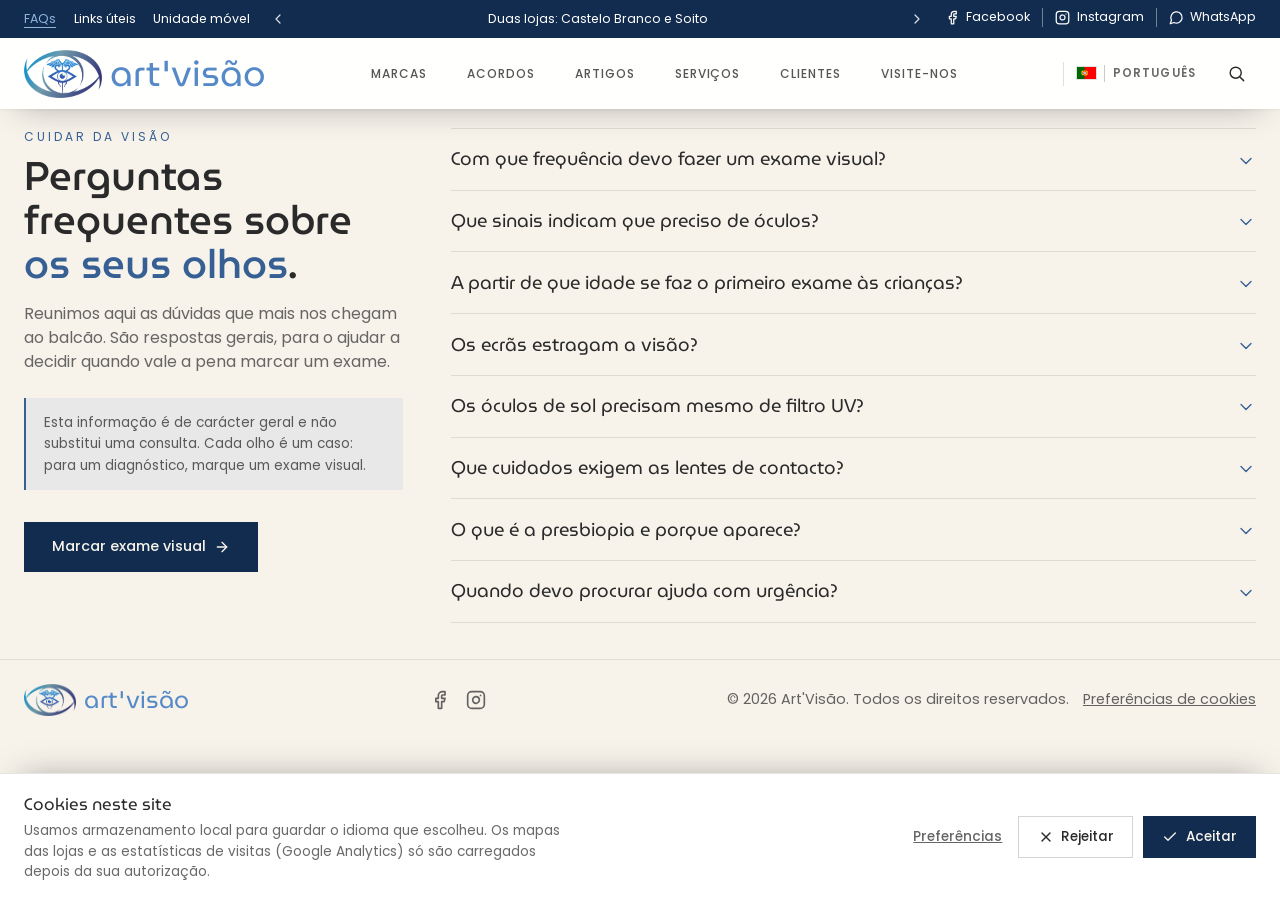
<file: artvisao/faqs.html>
<!DOCTYPE html>
<html lang="pt">
<head>
<meta charset="utf-8"/>
<meta name="viewport" content="width=device-width, initial-scale=1"/>
<!-- O site só tem versão clara: impede o "modo escuro forçado" dos telemóveis de recolorir tudo -->
<meta name="color-scheme" content="only light"/>
<title>Perguntas frequentes sobre os olhos — Art'Visão</title>
<meta name="description" content="Respostas a perguntas frequentes sobre saúde visual: com que frequência fazer exames, sinais de alerta, ecrãs, proteção solar, lentes de contacto e cuidados no dia a dia."/>
<link rel="preconnect" href="https://fonts.googleapis.com"/>
<link rel="preconnect" href="https://fonts.gstatic.com" crossorigin/>
<link rel="stylesheet" href="https://fonts.googleapis.com/css2?family=MuseoModerno:wght@300;400;500;600;700&family=Poppins:wght@300;400;500;600&display=swap"/>
<link rel="stylesheet" href="https://cdn.jsdelivr.net/npm/bootstrap@5.3.3/dist/css/bootstrap.min.css" integrity="sha384-QWTKZyjpPEjISv5WaRU9OFeRpok6YctnYmDr5pNlyT2bRjXh0JMhjY6hW+ALEwIH" crossorigin="anonymous"/>
<link rel="stylesheet" href="css/styles.css?v=20260926"/>
<link rel="icon" type="image/png" sizes="32x32" href="assets/favicon-32.png"/>
<link rel="icon" type="image/png" sizes="64x64" href="assets/favicon-64.png"/>
<link rel="apple-touch-icon" href="assets/apple-touch-icon.png"/>
<link rel="canonical" href="https://www.artvisao.pt/faqs.html"/>
</head>
<body>
<svg xmlns="http://www.w3.org/2000/svg" style="display:none" aria-hidden="true">
  <symbol id="icon-arrow-right" viewBox="0 0 24 24"><path d="M5 12h14"></path><path d="m12 5 7 7-7 7"></path></symbol>
  <symbol id="icon-sparkle" viewBox="0 0 24 24"><path d="M11.017 2.814a1 1 0 0 1 1.966 0l1.051 5.558a2 2 0 0 0 1.594 1.594l5.558 1.051a1 1 0 0 1 0 1.966l-5.558 1.051a2 2 0 0 0-1.594 1.594l-1.051 5.558a1 1 0 0 1-1.966 0l-1.051-5.558a2 2 0 0 0-1.594-1.594l-5.558-1.051a1 1 0 0 1 0-1.966l5.558-1.051a2 2 0 0 0 1.594-1.594z"></path></symbol>
  <symbol id="icon-glasses" viewBox="0 0 24 24"><circle cx="6" cy="15" r="4"></circle><circle cx="18" cy="15" r="4"></circle><path d="M14 15a2 2 0 0 0-2-2 2 2 0 0 0-2 2"></path><path d="M2.5 13 5 7c.7-1.3 1.4-2 3-2"></path><path d="M21.5 13 19 7c-.7-1.3-1.5-2-3-2"></path></symbol>
  <symbol id="icon-chevron-right" viewBox="0 0 24 24"><path d="m9 18 6-6-6-6"></path></symbol>
  <symbol id="icon-phone" viewBox="0 0 24 24"><path d="M13.832 16.568a1 1 0 0 0 1.213-.303l.355-.465A2 2 0 0 1 17 15h3a2 2 0 0 1 2 2v3a2 2 0 0 1-2 2A18 18 0 0 1 2 4a2 2 0 0 1 2-2h3a2 2 0 0 1 2 2v3a2 2 0 0 1-.8 1.6l-.468.351a1 1 0 0 0-.292 1.233 14 14 0 0 0 6.392 6.384"></path></symbol>
</svg>
<a class="skip-link" href="#conteudo" data-i18n="skip-link">Saltar para o conteúdo</a>

<header class="fixed-top site-header">
<div class="pre-menu">
<div class="container-brand pre-menu-inner">
<nav class="pre-menu-side d-none d-lg-flex" aria-label="Atalhos" data-i18n-aria="premenu-atalhos-aria">
<a href="faqs.html" class="pre-menu-link is-current" aria-current="page" data-i18n="nav-faqs">FAQs</a>
<a href="links.html" class="pre-menu-link" data-i18n="nav-links">Links úteis</a>
<a href="unidade-movel.html" class="pre-menu-link" data-i18n="nav-unidade">Unidade móvel</a>
</nav>
<div class="pre-menu-announce">
<button type="button" class="pre-menu-arrow" data-announce-prev aria-label="Aviso anterior" title="Aviso anterior" data-i18n-aria="ann-prev"><svg xmlns="http://www.w3.org/2000/svg" width="16" height="16" viewBox="0 0 24 24" fill="none" stroke="currentColor" stroke-width="1.8" stroke-linecap="round" stroke-linejoin="round" aria-hidden="true"><path d="m15 18-6-6 6-6"></path></svg></button>
<ul class="pre-menu-track" aria-live="polite">
<li><a class="pre-menu-item" href="index.html#visita" data-i18n="ann1">Duas lojas: Castelo Branco e Soito</a></li>
<li><a class="pre-menu-item" href="unidade-movel.html" data-i18n="ann2">Unidade Móvel de Optometria — vamos ter consigo</a></li>
<li><a class="pre-menu-item" href="index.html#acordos" data-i18n="ann3">Acordos com várias entidades</a></li>
</ul>
<button type="button" class="pre-menu-arrow" data-announce-next aria-label="Aviso seguinte" title="Aviso seguinte" data-i18n-aria="ann-next"><svg xmlns="http://www.w3.org/2000/svg" width="16" height="16" viewBox="0 0 24 24" fill="none" stroke="currentColor" stroke-width="1.8" stroke-linecap="round" stroke-linejoin="round" aria-hidden="true"><use href="#icon-chevron-right"></use></svg></button>
</div>
<div class="pre-menu-side pre-menu-side-end d-none d-lg-flex">
<ul class="pre-menu-social">
<li><a href="https://www.facebook.com/oticaartvisao" target="_blank" rel="noopener noreferrer"><svg xmlns="http://www.w3.org/2000/svg" width="15" height="15" viewBox="0 0 24 24" fill="none" stroke="currentColor" stroke-width="2" stroke-linecap="round" stroke-linejoin="round" aria-hidden="true"><path d="M18 2h-3a5 5 0 0 0-5 5v3H7v4h3v8h4v-8h3l1-4h-4V7a1 1 0 0 1 1-1h3z"></path></svg><span>Facebook</span></a></li>
<li><a href="https://www.instagram.com/art_visao/" target="_blank" rel="noopener noreferrer"><svg xmlns="http://www.w3.org/2000/svg" width="15" height="15" viewBox="0 0 24 24" fill="none" stroke="currentColor" stroke-width="2" stroke-linecap="round" stroke-linejoin="round" aria-hidden="true"><rect width="20" height="20" x="2" y="2" rx="5" ry="5"></rect><path d="M16 11.37A4 4 0 1 1 12.63 8 4 4 0 0 1 16 11.37z"></path><line x1="17.5" x2="17.5" y1="6.5" y2="6.5"></line></svg><span>Instagram</span></a></li>
<li><a href="https://wa.me/351926002095" target="_blank" rel="noopener noreferrer"><svg xmlns="http://www.w3.org/2000/svg" width="15" height="15" viewBox="0 0 24 24" fill="none" stroke="currentColor" stroke-width="2" stroke-linecap="round" stroke-linejoin="round" aria-hidden="true"><path d="M7.9 20A9 9 0 1 0 4 16.1L2 22Z"></path></svg><span>WhatsApp</span></a></li>
</ul>
</div>
</div>
</div>
<div class="container-brand site-header-inner">
<nav class="navbar navbar-expand-xl nav-pill" aria-labelledby="navMainLabel">
<a href="index.html#apresentacao" class="nav-pill-brand text-decoration-none">
<img src="assets/logo-artvisao.png" alt="" class="navbar-brand-logo"/>
<span class="font-display nav-pill-wordmark">art'visão</span>
</a>
<!-- Full-screen drawer below xl; Bootstrap flattens .offcanvas-xl back to the inline nav at xl+ -->
<div class="offcanvas-xl offcanvas-end nav-drawer" tabindex="-1" id="navMain">
<div class="offcanvas-header nav-drawer-header">
<h2 class="visually-hidden" id="navMainLabel" data-i18n="nav-drawer-label">Menu</h2>
<a href="index.html#visita" class="nav-drawer-action">
<svg xmlns="http://www.w3.org/2000/svg" width="18" height="18" viewBox="0 0 24 24" fill="none" stroke="currentColor" stroke-width="1.7" stroke-linecap="round" stroke-linejoin="round" aria-hidden="true"><use href="#icon-phone"></use></svg>
<span data-i18n="nav-cta">Marcar consulta</span>
</a>
<button type="button" class="nav-drawer-close" data-bs-dismiss="offcanvas" data-bs-target="#navMain" aria-label="Fechar" title="Fechar" data-i18n-aria="lang-modal-close">
<svg xmlns="http://www.w3.org/2000/svg" width="24" height="24" viewBox="0 0 24 24" fill="none" stroke="currentColor" stroke-width="1.5" stroke-linecap="round" aria-hidden="true"><path d="M18 6 6 18"></path><path d="m6 6 12 12"></path></svg>
</button>
</div>
<div class="offcanvas-body nav-drawer-body">
<ul class="navbar-nav align-items-md-center gap-md-4 mb-0">
<li class="nav-item"><a class="nav-link nav-link-brand" href="index.html#marcas"><span data-i18n="nav-marcas">Marcas</span><svg xmlns="http://www.w3.org/2000/svg" class="nav-link-chevron" width="18" height="18" viewBox="0 0 24 24" fill="none" stroke="currentColor" stroke-width="1.6" stroke-linecap="round" stroke-linejoin="round" aria-hidden="true"><use href="#icon-chevron-right"></use></svg></a></li>
<li class="nav-item"><a class="nav-link nav-link-brand" href="index.html#acordos"><span data-i18n="nav-acordos">Acordos</span><svg xmlns="http://www.w3.org/2000/svg" class="nav-link-chevron" width="18" height="18" viewBox="0 0 24 24" fill="none" stroke="currentColor" stroke-width="1.6" stroke-linecap="round" stroke-linejoin="round" aria-hidden="true"><use href="#icon-chevron-right"></use></svg></a></li>
<li class="nav-item"><a class="nav-link nav-link-brand" href="index.html#artigos"><span data-i18n="nav-artigos">Artigos</span><svg xmlns="http://www.w3.org/2000/svg" class="nav-link-chevron" width="18" height="18" viewBox="0 0 24 24" fill="none" stroke="currentColor" stroke-width="1.6" stroke-linecap="round" stroke-linejoin="round" aria-hidden="true"><use href="#icon-chevron-right"></use></svg></a></li>
<li class="nav-item"><a class="nav-link nav-link-brand" href="index.html#servicos"><span data-i18n="nav-servicos">Serviços</span><svg xmlns="http://www.w3.org/2000/svg" class="nav-link-chevron" width="18" height="18" viewBox="0 0 24 24" fill="none" stroke="currentColor" stroke-width="1.6" stroke-linecap="round" stroke-linejoin="round" aria-hidden="true"><use href="#icon-chevron-right"></use></svg></a></li>
<li class="nav-item"><a class="nav-link nav-link-brand" href="index.html#avaliacoes"><span data-i18n="nav-clientes">Clientes</span><svg xmlns="http://www.w3.org/2000/svg" class="nav-link-chevron" width="18" height="18" viewBox="0 0 24 24" fill="none" stroke="currentColor" stroke-width="1.6" stroke-linecap="round" stroke-linejoin="round" aria-hidden="true"><use href="#icon-chevron-right"></use></svg></a></li>
<li class="nav-item"><a class="nav-link nav-link-brand" href="index.html#visita"><span data-i18n="nav-visita">Visite-nos</span><svg xmlns="http://www.w3.org/2000/svg" class="nav-link-chevron" width="18" height="18" viewBox="0 0 24 24" fill="none" stroke="currentColor" stroke-width="1.6" stroke-linecap="round" stroke-linejoin="round" aria-hidden="true"><use href="#icon-chevron-right"></use></svg></a></li>
<li class="nav-item d-xl-none"><a class="nav-link nav-link-brand" href="faqs.html"><span data-i18n="nav-faqs">FAQs</span><svg xmlns="http://www.w3.org/2000/svg" class="nav-link-chevron" width="18" height="18" viewBox="0 0 24 24" fill="none" stroke="currentColor" stroke-width="1.6" stroke-linecap="round" stroke-linejoin="round" aria-hidden="true"><use href="#icon-chevron-right"></use></svg></a></li>
<li class="nav-item d-xl-none"><a class="nav-link nav-link-brand" href="links.html"><span data-i18n="nav-links">Links úteis</span><svg xmlns="http://www.w3.org/2000/svg" class="nav-link-chevron" width="18" height="18" viewBox="0 0 24 24" fill="none" stroke="currentColor" stroke-width="1.6" stroke-linecap="round" stroke-linejoin="round" aria-hidden="true"><use href="#icon-chevron-right"></use></svg></a></li>
<li class="nav-item d-xl-none"><a class="nav-link nav-link-brand" href="unidade-movel.html"><span data-i18n="nav-unidade">Unidade móvel</span><svg xmlns="http://www.w3.org/2000/svg" class="nav-link-chevron" width="18" height="18" viewBox="0 0 24 24" fill="none" stroke="currentColor" stroke-width="1.6" stroke-linecap="round" stroke-linejoin="round" aria-hidden="true"><use href="#icon-chevron-right"></use></svg></a></li>
</ul>
<div class="nav-drawer-footer d-xl-none">
<div class="lang-select">
<button type="button" class="lang-trigger" data-lang-trigger aria-expanded="false" aria-controls="langMenu1"><span class="visually-hidden" data-i18n="lang-trigger-label">Escolher idioma:</span>
<span class="lang-trigger-flag" data-lang-flag aria-hidden="true">🇵🇹</span>
<span class="lang-trigger-name" data-lang-name>Português</span>
</button>
<ul class="lang-menu" id="langMenu1" data-lang-menu hidden aria-label="Idioma" data-i18n-aria="lang-modal-title">
<li><button type="button" class="lang-option" data-lang-set="pt"><span class="lang-option-flag" aria-hidden="true"><img src="assets/flags/pt.svg" alt="" class="lang-flag-img"/></span><span class="lang-option-name">Português</span><svg xmlns="http://www.w3.org/2000/svg" class="lang-option-check" viewBox="0 0 24 24" fill="none" stroke="currentColor" stroke-width="2" stroke-linecap="round" stroke-linejoin="round" aria-hidden="true"><path d="M20 6 9 17l-5-5"></path></svg></button></li>
<li><button type="button" class="lang-option" data-lang-set="fr"><span class="lang-option-flag" aria-hidden="true"><img src="assets/flags/fr.svg" alt="" class="lang-flag-img"/></span><span class="lang-option-name">Français</span><svg xmlns="http://www.w3.org/2000/svg" class="lang-option-check" viewBox="0 0 24 24" fill="none" stroke="currentColor" stroke-width="2" stroke-linecap="round" stroke-linejoin="round" aria-hidden="true"><path d="M20 6 9 17l-5-5"></path></svg></button></li>
<li><button type="button" class="lang-option" data-lang-set="en"><span class="lang-option-flag" aria-hidden="true"><img src="assets/flags/gb.svg" alt="" class="lang-flag-img"/></span><span class="lang-option-name">English</span><svg xmlns="http://www.w3.org/2000/svg" class="lang-option-check" viewBox="0 0 24 24" fill="none" stroke="currentColor" stroke-width="2" stroke-linecap="round" stroke-linejoin="round" aria-hidden="true"><path d="M20 6 9 17l-5-5"></path></svg></button></li>
</ul>
</div>
</div>
</div>
</div>
<div class="nav-pill-end d-none d-xl-flex">
<span class="nav-pill-divider" aria-hidden="true"></span>
<div class="lang-select">
<button type="button" class="lang-trigger" data-lang-trigger aria-expanded="false" aria-controls="langMenu2"><span class="visually-hidden" data-i18n="lang-trigger-label">Escolher idioma:</span>
<span class="lang-trigger-flag" data-lang-flag aria-hidden="true">🇵🇹</span>
<span class="lang-trigger-name" data-lang-name>Português</span>
</button>
<ul class="lang-menu" id="langMenu2" data-lang-menu hidden aria-label="Idioma" data-i18n-aria="lang-modal-title">
<li><button type="button" class="lang-option" data-lang-set="pt"><span class="lang-option-flag" aria-hidden="true"><img src="assets/flags/pt.svg" alt="" class="lang-flag-img"/></span><span class="lang-option-name">Português</span><svg xmlns="http://www.w3.org/2000/svg" class="lang-option-check" viewBox="0 0 24 24" fill="none" stroke="currentColor" stroke-width="2" stroke-linecap="round" stroke-linejoin="round" aria-hidden="true"><path d="M20 6 9 17l-5-5"></path></svg></button></li>
<li><button type="button" class="lang-option" data-lang-set="fr"><span class="lang-option-flag" aria-hidden="true"><img src="assets/flags/fr.svg" alt="" class="lang-flag-img"/></span><span class="lang-option-name">Français</span><svg xmlns="http://www.w3.org/2000/svg" class="lang-option-check" viewBox="0 0 24 24" fill="none" stroke="currentColor" stroke-width="2" stroke-linecap="round" stroke-linejoin="round" aria-hidden="true"><path d="M20 6 9 17l-5-5"></path></svg></button></li>
<li><button type="button" class="lang-option" data-lang-set="en"><span class="lang-option-flag" aria-hidden="true"><img src="assets/flags/gb.svg" alt="" class="lang-flag-img"/></span><span class="lang-option-name">English</span><svg xmlns="http://www.w3.org/2000/svg" class="lang-option-check" viewBox="0 0 24 24" fill="none" stroke="currentColor" stroke-width="2" stroke-linecap="round" stroke-linejoin="round" aria-hidden="true"><path d="M20 6 9 17l-5-5"></path></svg></button></li>
</ul>
</div>
</div>
<button type="button" class="nav-pill-search" data-search-trigger aria-haspopup="dialog" aria-expanded="false" aria-controls="searchOverlay" aria-label="Pesquisar no site" title="Pesquisar no site" data-i18n-aria="search-aria">
<svg xmlns="http://www.w3.org/2000/svg" viewBox="0 0 24 24" fill="none" stroke="currentColor" stroke-width="1.8" stroke-linecap="round" stroke-linejoin="round" aria-hidden="true"><circle cx="11" cy="11" r="7"></circle><line x1="21" y1="21" x2="16.65" y2="16.65"></line></svg>
</button>
<button class="navbar-toggler nav-pill-toggler border-0 d-xl-none" type="button" data-bs-toggle="offcanvas" data-bs-target="#navMain" aria-controls="navMain" aria-label="Abrir menu" title="Abrir menu" data-i18n-aria="nav-toggle-aria">
<span class="navbar-toggler-icon"></span>
</button>
</nav>
</div>
</header>
<main id="conteudo" tabindex="-1">

<section id="faqs" class="container-brand pb-5 pb-md-6 section-first">
<div class="row g-5">
<div class="col-12 col-lg-4">
<p class="text-sky text-uppercase mb-2 section-eyebrow" data-i18n="faq-eyebrow">Cuidar da visão</p>
<h1 class="font-display section-title" data-i18n="faq-title">Perguntas frequentes sobre <em class="title-accent">os seus olhos</em>.</h1>
<p class="mt-3 section-copy" data-i18n="faq-intro">Reunimos aqui as dúvidas que mais nos chegam ao balcão. São respostas gerais, para o ajudar a decidir quando vale a pena marcar um exame.</p>
<p class="faq-disclaimer mt-4" data-i18n="faq-disclaimer">Esta informação é de carácter geral e não substitui uma consulta. Cada olho é um caso: para um diagnóstico, marque um exame visual.</p>
<a href="index.html#visita" class="btn-ink mt-3"><span data-i18n="faq-cta">Marcar exame visual</span>
<svg xmlns="http://www.w3.org/2000/svg" width="16" height="16" viewBox="0 0 24 24" fill="none" stroke="currentColor" stroke-width="2" stroke-linecap="round" stroke-linejoin="round" aria-hidden="true"><use href="#icon-arrow-right"></use></svg>
</a>
</div>
<div class="col-12 col-lg-8">
<details class="faq-item">
<summary class="faq-question"><span data-i18n="faq1-q">Com que frequência devo fazer um exame visual?</span>
<svg xmlns="http://www.w3.org/2000/svg" class="faq-chevron" width="20" height="20" viewBox="0 0 24 24" fill="none" stroke="currentColor" stroke-width="1.6" stroke-linecap="round" stroke-linejoin="round" aria-hidden="true"><path d="m6 9 6 6 6-6"></path></svg>
</summary>
<p class="faq-answer" data-i18n="faq1-a">Sem queixas nem correção, um exame de dois em dois anos costuma ser suficiente. A partir dos 40 a 45 anos, ou se já usa óculos ou lentes, o intervalo passa a anual. Quem tem diabetes, tensão ocular elevada ou casos de glaucoma na família deve seguir a periodicidade indicada pelo seu médico.</p>
</details>
<details class="faq-item">
<summary class="faq-question"><span data-i18n="faq2-q">Que sinais indicam que preciso de óculos?</span>
<svg xmlns="http://www.w3.org/2000/svg" class="faq-chevron" width="20" height="20" viewBox="0 0 24 24" fill="none" stroke="currentColor" stroke-width="1.6" stroke-linecap="round" stroke-linejoin="round" aria-hidden="true"><path d="m6 9 6 6 6-6"></path></svg>
</summary>
<p class="faq-answer" data-i18n="faq2-a">Dores de cabeça ao fim do dia, cansaço ao ler, franzir os olhos para ver ao longe, texto que fica desfocado ao aproximar ou afastar, dificuldade a conduzir à noite. Nenhum destes sintomas é diagnóstico por si só — são motivo para marcar um exame.</p>
</details>
<details class="faq-item">
<summary class="faq-question"><span data-i18n="faq3-q">A partir de que idade se faz o primeiro exame às crianças?</span>
<svg xmlns="http://www.w3.org/2000/svg" class="faq-chevron" width="20" height="20" viewBox="0 0 24 24" fill="none" stroke="currentColor" stroke-width="1.6" stroke-linecap="round" stroke-linejoin="round" aria-hidden="true"><path d="m6 9 6 6 6-6"></path></svg>
</summary>
<p class="faq-answer" data-i18n="faq3-a">Recomenda-se uma avaliação por volta dos 3 anos e outra antes de entrar na escola. Problemas como a ambliopia (o chamado olho preguiçoso) tratam-se com bons resultados quando detetados cedo, e tornam-se mais difíceis de corrigir depois dos 7 ou 8 anos. Uma criança raramente se queixa de ver mal, porque não conhece outra referência.</p>
</details>
<details class="faq-item">
<summary class="faq-question"><span data-i18n="faq4-q">Os ecrãs estragam a visão?</span>
<svg xmlns="http://www.w3.org/2000/svg" class="faq-chevron" width="20" height="20" viewBox="0 0 24 24" fill="none" stroke="currentColor" stroke-width="1.6" stroke-linecap="round" stroke-linejoin="round" aria-hidden="true"><path d="m6 9 6 6 6-6"></path></svg>
</summary>
<p class="faq-answer" data-i18n="faq4-a">Não há evidência de que causem lesão permanente, mas provocam fadiga visual digital: olhos secos, ardor, visão momentaneamente desfocada e dores de cabeça. Isto acontece porque piscamos bastante menos ao fixar um ecrã. A regra 20-20-20 ajuda — a cada 20 minutos, olhar 20 segundos para algo a uns 6 metros.</p>
</details>
<details class="faq-item">
<summary class="faq-question"><span data-i18n="faq5-q">Os óculos de sol precisam mesmo de filtro UV?</span>
<svg xmlns="http://www.w3.org/2000/svg" class="faq-chevron" width="20" height="20" viewBox="0 0 24 24" fill="none" stroke="currentColor" stroke-width="1.6" stroke-linecap="round" stroke-linejoin="round" aria-hidden="true"><path d="m6 9 6 6 6-6"></path></svg>
</summary>
<p class="faq-answer" data-i18n="faq5-a">Sim, e é o ponto mais importante. Os danos da radiação ultravioleta são cumulativos e irreversíveis. Uma lente escura sem filtro UV é pior do que não usar nada: o escuro dilata a pupila e deixa entrar mais radiação. Procure a marcação CE e a indicação UV400.</p>
</details>
<details class="faq-item">
<summary class="faq-question"><span data-i18n="faq6-q">Que cuidados exigem as lentes de contacto?</span>
<svg xmlns="http://www.w3.org/2000/svg" class="faq-chevron" width="20" height="20" viewBox="0 0 24 24" fill="none" stroke="currentColor" stroke-width="1.6" stroke-linecap="round" stroke-linejoin="round" aria-hidden="true"><path d="m6 9 6 6 6-6"></path></svg>
</summary>
<p class="faq-answer" data-i18n="faq6-a">Lavar e secar bem as mãos antes de mexer nelas, respeitar o prazo de substituição, renovar a solução todos os dias e nunca reaproveitá-la. Não dormir com lentes, salvo indicação expressa, e nunca as lavar ou guardar em água da torneira. Olho vermelho, dor ou visão turva com lentes postas: retire-as e procure ajuda.</p>
</details>
<details class="faq-item">
<summary class="faq-question"><span data-i18n="faq7-q">O que é a presbiopia e porque aparece?</span>
<svg xmlns="http://www.w3.org/2000/svg" class="faq-chevron" width="20" height="20" viewBox="0 0 24 24" fill="none" stroke="currentColor" stroke-width="1.6" stroke-linecap="round" stroke-linejoin="round" aria-hidden="true"><path d="m6 9 6 6 6-6"></path></svg>
</summary>
<p class="faq-answer" data-i18n="faq7-a">É a perda gradual da capacidade de focar ao perto, por perda de elasticidade do cristalino. Começa tipicamente entre os 40 e os 45 anos e afeta toda a gente, mesmo quem sempre viu bem. Não é doença, é envelhecimento natural do olho, e corrige-se com lentes progressivas ou óculos de leitura.</p>
</details>
<details class="faq-item">
<summary class="faq-question"><span data-i18n="faq8-q">Quando devo procurar ajuda com urgência?</span>
<svg xmlns="http://www.w3.org/2000/svg" class="faq-chevron" width="20" height="20" viewBox="0 0 24 24" fill="none" stroke="currentColor" stroke-width="1.6" stroke-linecap="round" stroke-linejoin="round" aria-hidden="true"><path d="m6 9 6 6 6-6"></path></svg>
</summary>
<p class="faq-answer" data-i18n="faq8-a">Perda súbita de visão, mesmo que passageira. Aparecimento repentino de moscas volantes ou flashes de luz. Dor ocular intensa, com náuseas ou halos à volta das luzes. Traumatismo no olho ou contacto com produtos químicos. Nestes casos não espere por uma consulta marcada — dirija-se de imediato a um serviço de urgência oftalmológica.</p>
</details>
</div>
</div>
</section>


<a href="https://wa.me/351926002095" target="_blank" rel="noopener noreferrer" aria-label="Fale connosco via WhatsApp" title="Contactar via WhatsApp" data-i18n-aria="wa-float-aria" class="wa-float">
<span class="wa-float-badge">
<svg xmlns="http://www.w3.org/2000/svg" width="20" height="20" viewBox="0 0 24 24" fill="none" stroke="currentColor" stroke-width="2" stroke-linecap="round" stroke-linejoin="round" aria-hidden="true"><path d="M7.9 20A9 9 0 1 0 4 16.1L2 22Z"></path></svg>
</span>
<span class="wa-float-text" data-i18n="wa-float-text">Fale connosco</span>
</a>

<!-- Consentimento: banner de primeiro nível e painel de preferências.
     As categorias reflectem o que o site carrega mesmo: mapas e estatísticas (Google Analytics), sem marketing. -->
<div class="consent-banner" id="consentBanner" role="region" aria-labelledby="consentBannerTitle" hidden>
<div class="container-brand consent-banner-inner">
<div>
<p class="font-display consent-banner-title mb-1" id="consentBannerTitle" data-i18n="consent-title">Cookies neste site</p>
<p class="mb-0 consent-banner-text" data-i18n="consent-text">Usamos armazenamento local para guardar o idioma que escolheu. Os mapas das lojas e as estatísticas de visitas (Google Analytics) só são carregados depois da sua autorização.</p>
</div>
<div class="consent-actions">
<button type="button" class="consent-btn consent-btn-ghost" data-consent-prefs data-i18n="consent-prefs">Preferências</button>
<button type="button" class="consent-btn consent-btn-outline" data-consent-reject><svg xmlns="http://www.w3.org/2000/svg" width="16" height="16" viewBox="0 0 24 24" fill="none" stroke="currentColor" stroke-width="2" stroke-linecap="round" aria-hidden="true"><path d="M18 6 6 18"></path><path d="m6 6 12 12"></path></svg><span data-i18n="consent-reject">Rejeitar</span></button>
<button type="button" class="consent-btn consent-btn-solid" data-consent-accept><svg xmlns="http://www.w3.org/2000/svg" width="16" height="16" viewBox="0 0 24 24" fill="none" stroke="currentColor" stroke-width="2" stroke-linecap="round" stroke-linejoin="round" aria-hidden="true"><path d="M20 6 9 17l-5-5"></path></svg><span data-i18n="consent-accept">Aceitar</span></button>
</div>
</div>
</div>

<div class="consent-panel-overlay" id="consentPanel" hidden>
<div class="consent-panel-backdrop" data-consent-dismiss></div>
<div class="consent-panel" role="dialog" aria-modal="true" aria-labelledby="consentPanelTitle">
<div class="consent-panel-head">
<h2 class="font-display consent-panel-title mb-0" id="consentPanelTitle" data-i18n="consent-panel-title">As suas escolhas de privacidade</h2>
<button type="button" class="consent-panel-close" data-consent-dismiss aria-label="Fechar" title="Fechar" data-i18n-aria="lang-modal-close">
<svg xmlns="http://www.w3.org/2000/svg" width="22" height="22" viewBox="0 0 24 24" fill="none" stroke="currentColor" stroke-width="1.6" stroke-linecap="round" aria-hidden="true"><path d="M18 6 6 18"></path><path d="m6 6 12 12"></path></svg>
</button>
</div>
<div class="consent-panel-body">
<p class="consent-panel-intro" data-i18n="consent-panel-intro">Pode decidir o que autoriza. A sua escolha fica guardada neste dispositivo e pode alterá-la a qualquer momento pelo link no rodapé.</p>
<div class="consent-panel-quick">
<button type="button" class="consent-btn consent-btn-outline" data-consent-reject><svg xmlns="http://www.w3.org/2000/svg" width="16" height="16" viewBox="0 0 24 24" fill="none" stroke="currentColor" stroke-width="2" stroke-linecap="round" aria-hidden="true"><path d="M18 6 6 18"></path><path d="m6 6 12 12"></path></svg><span data-i18n="consent-reject-all">Rejeitar tudo</span></button>
<button type="button" class="consent-btn consent-btn-solid" data-consent-accept><svg xmlns="http://www.w3.org/2000/svg" width="16" height="16" viewBox="0 0 24 24" fill="none" stroke="currentColor" stroke-width="2" stroke-linecap="round" stroke-linejoin="round" aria-hidden="true"><path d="M20 6 9 17l-5-5"></path></svg><span data-i18n="consent-accept-all">Aceitar tudo</span></button>
</div>
<div class="consent-cat">
<div class="consent-cat-head">
<span class="consent-cat-name" data-i18n="consent-cat-nec">Necessárias</span>
<span class="consent-cat-always" data-i18n="consent-always">Sempre ativas</span>
</div>
<p class="consent-cat-desc mb-0" data-i18n="consent-cat-nec-desc">Guardam no seu navegador o idioma e a região que escolheu. Não saem do seu dispositivo nem identificam quem é.</p>
</div>
<div class="consent-cat">
<div class="consent-cat-head">
<label class="consent-cat-name" for="consentMaps" data-i18n="consent-cat-maps">Mapas do Google</label>
<label class="consent-switch">
<input type="checkbox" id="consentMaps"/>
<span class="consent-switch-track" aria-hidden="true"></span>
</label>
</div>
<p class="consent-cat-desc mb-0" data-i18n="consent-cat-maps-desc">Mostram a localização das duas lojas. São carregados a partir do Google, que coloca cookies e recebe o seu endereço IP. Sem autorização, os mapas não são carregados.</p>
</div>
<div class="consent-cat">
<div class="consent-cat-head">
<label class="consent-cat-name" for="consentStats" data-i18n="consent-cat-stats">Estatísticas</label>
<label class="consent-switch">
<input type="checkbox" id="consentStats"/>
<span class="consent-switch-track" aria-hidden="true"></span>
</label>
</div>
<p class="consent-cat-desc mb-0" data-i18n="consent-cat-stats-desc">Ajudam-nos a perceber como o site é usado — que páginas são vistas e de onde chegam as visitas — através do Google Analytics, que coloca cookies e recebe o seu endereço IP. Sem autorização, não são carregadas.</p>
</div>
<button type="button" class="consent-save" data-consent-save data-i18n="consent-save">Guardar e continuar</button>
</div>
</div>
</div>

<!-- Site search: index is rebuilt from the DOM on every keystroke, so it follows the active language -->
<div class="search-overlay" id="searchOverlay">
<div class="search-panel" role="dialog" aria-modal="true" aria-labelledby="searchPanelLabel">
<h2 class="visually-hidden" id="searchPanelLabel" data-i18n="search-aria">Pesquisar no site</h2>
<div class="search-bar">
<svg class="search-bar-icon" xmlns="http://www.w3.org/2000/svg" viewBox="0 0 24 24" fill="none" stroke="currentColor" stroke-width="1.8" stroke-linecap="round" stroke-linejoin="round" aria-hidden="true"><circle cx="11" cy="11" r="7"></circle><line x1="21" y1="21" x2="16.65" y2="16.65"></line></svg>
<input type="search" id="searchInput" autocomplete="off" placeholder="Pesquisar no site…" data-i18n-placeholder="search-placeholder" aria-label="Pesquisar no site" data-i18n-aria="search-aria"/>
<button type="button" class="search-close" id="searchClose" aria-label="Fechar" title="Fechar" data-i18n-aria="lang-modal-close">
<svg xmlns="http://www.w3.org/2000/svg" width="22" height="22" viewBox="0 0 24 24" fill="none" stroke="currentColor" stroke-width="1.6" stroke-linecap="round" aria-hidden="true"><path d="M18 6 6 18"></path><path d="m6 6 12 12"></path></svg>
</button>
</div>
<div class="search-results" id="searchResults"></div>
<!-- Labels the results list builds at runtime; kept in the DOM so they get translated like everything else -->
<div class="visually-hidden" aria-hidden="true">
<span data-search-label="hint" data-i18n="search-hint">Pesquise por serviços, marcas, coleção ou secções.</span>
<span data-search-label="empty" data-i18n="search-empty">Sem resultados para</span>
<span data-search-label="services" data-i18n="search-group-servicos">Serviços</span>
<span data-search-label="collection" data-i18n="search-group-artigos">Artigos</span>
<span data-search-label="brands" data-i18n="search-group-marcas">Marcas</span>
<span data-search-label="deals" data-i18n="search-group-acordos">Acordos</span>
<span data-search-label="sections" data-i18n="search-group-seccoes">Secções</span>
</div>
</div>
</div>

<!-- Language / region preferences dialog, opened from the header trigger -->

</main>
<footer class="border-top border-ink-10 bg-cream py-4">
<div class="container-brand d-flex flex-column flex-md-row align-items-center justify-content-between gap-3 footer-meta">
<div class="d-flex align-items-center gap-2">
<img src="assets/logo-artvisao.png" alt="" class="footer-brand-img"/>
<span class="font-display footer-brand-wordmark">art'visão</span>
</div>
<ul class="footer-social">
<li><a href="https://www.facebook.com/oticaartvisao" target="_blank" rel="noopener noreferrer" aria-label="Facebook" title="Facebook" data-i18n-aria="footer-fb-aria">
<svg xmlns="http://www.w3.org/2000/svg" width="20" height="20" viewBox="0 0 24 24" fill="none" stroke="currentColor" stroke-width="2" stroke-linecap="round" stroke-linejoin="round" aria-hidden="true"><path d="M18 2h-3a5 5 0 0 0-5 5v3H7v4h3v8h4v-8h3l1-4h-4V7a1 1 0 0 1 1-1h3z"></path></svg>
</a></li>
<li><a href="https://www.instagram.com/art_visao/" target="_blank" rel="noopener noreferrer" aria-label="Instagram" title="Instagram" data-i18n-aria="footer-ig-aria">
<svg xmlns="http://www.w3.org/2000/svg" width="20" height="20" viewBox="0 0 24 24" fill="none" stroke="currentColor" stroke-width="2" stroke-linecap="round" stroke-linejoin="round" aria-hidden="true"><rect width="20" height="20" x="2" y="2" rx="5" ry="5"></rect><path d="M16 11.37A4 4 0 1 1 12.63 8 4 4 0 0 1 16 11.37z"></path><line x1="17.5" x2="17.5" y1="6.5" y2="6.5"></line></svg>
</a></li>
</ul>
<p class="mb-0"><span data-i18n="footer-copy">© 2026 Art'Visão. Todos os direitos reservados.</span>
<a href="#" class="footer-consent-link" data-consent-open data-i18n="consent-footer-link">Preferências de cookies</a></p>
</div>
</footer>

<script src="https://cdn.jsdelivr.net/npm/bootstrap@5.3.3/dist/js/bootstrap.bundle.min.js" integrity="sha384-YvpcrYf0tY3lHB60NNkmXc5s9fDVZLESaAA55NDzOxhy9GkcIdslK1eN7N6jIeHz" crossorigin="anonymous"></script>
<script src="js/i18n.js?v=20260926"></script>
<script src="js/main.js?v=20260926"></script>
<script src="js/search.js?v=20260926"></script>
<script src="js/consent.js?v=20260926"></script>
</body>
</html>
</file>
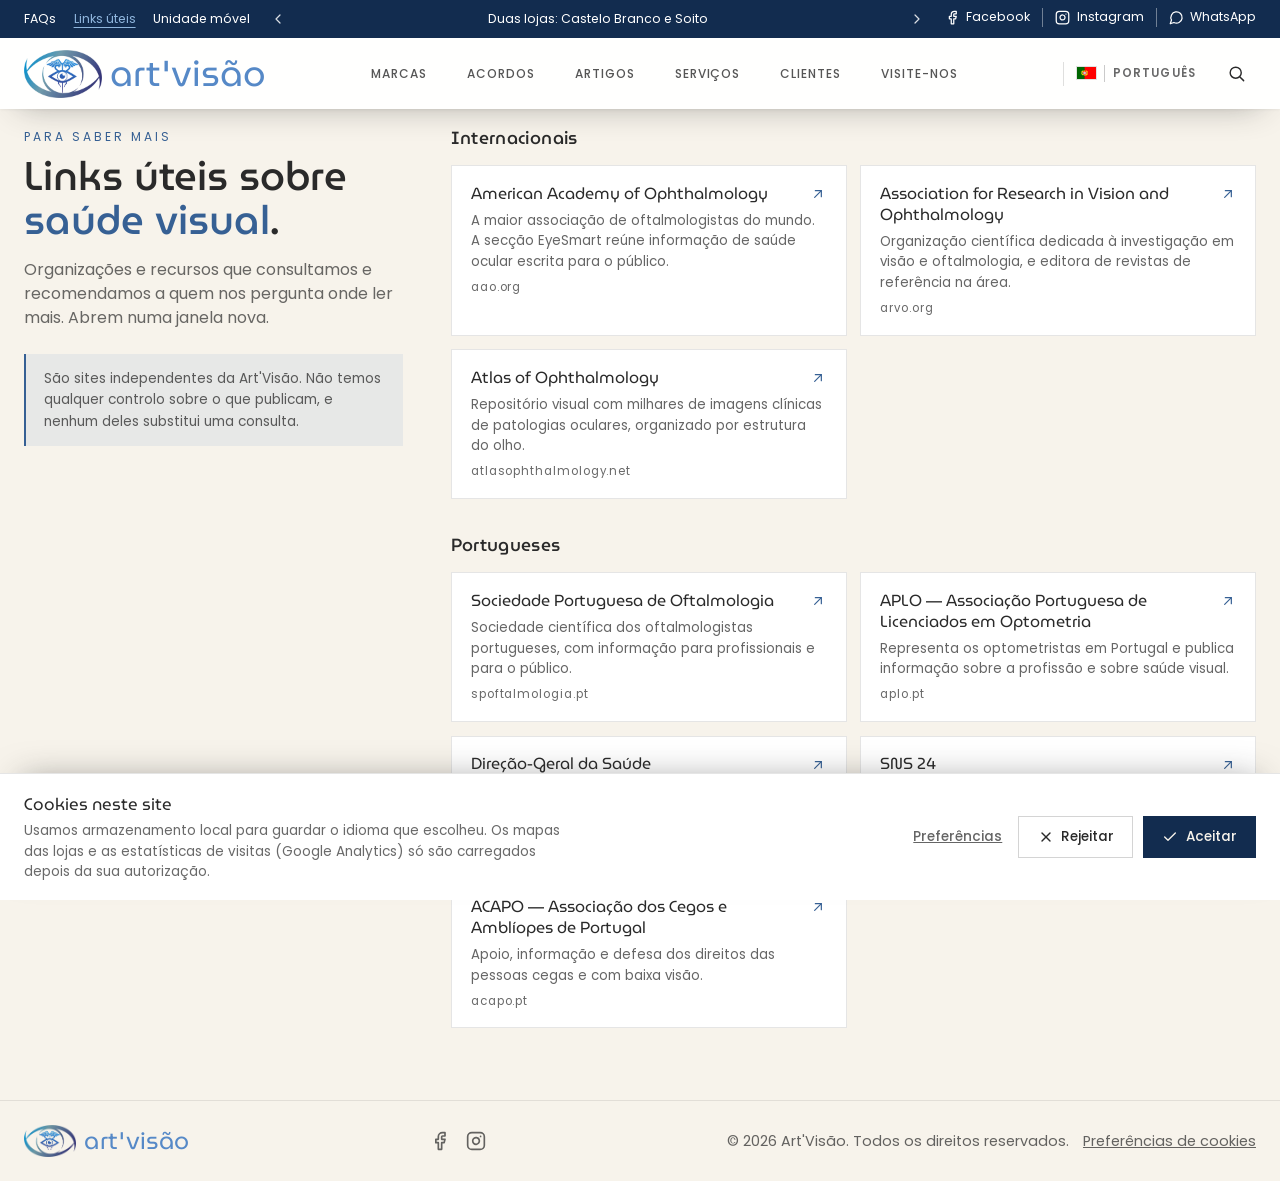
<file: artvisao/links.html>
<!DOCTYPE html>
<html lang="pt">
<head>
<meta charset="utf-8"/>
<meta name="viewport" content="width=device-width, initial-scale=1"/>
<!-- O site só tem versão clara: impede o "modo escuro forçado" dos telemóveis de recolorir tudo -->
<meta name="color-scheme" content="only light"/>
<title>Links úteis sobre saúde visual — Art'Visão</title>
<meta name="description" content="Organizações e recursos de referência em saúde visual, nacionais e internacionais: AAO, ARVO, Atlas of Ophthalmology, Sociedade Portuguesa de Oftalmologia, APLO, DGS e ACAPO."/>
<link rel="preconnect" href="https://fonts.googleapis.com"/>
<link rel="preconnect" href="https://fonts.gstatic.com" crossorigin/>
<link rel="stylesheet" href="https://fonts.googleapis.com/css2?family=MuseoModerno:wght@300;400;500;600;700&family=Poppins:wght@300;400;500;600&display=swap"/>
<link rel="stylesheet" href="https://cdn.jsdelivr.net/npm/bootstrap@5.3.3/dist/css/bootstrap.min.css" integrity="sha384-QWTKZyjpPEjISv5WaRU9OFeRpok6YctnYmDr5pNlyT2bRjXh0JMhjY6hW+ALEwIH" crossorigin="anonymous"/>
<link rel="stylesheet" href="css/styles.css?v=20260926"/>
<link rel="icon" type="image/png" sizes="32x32" href="assets/favicon-32.png"/>
<link rel="icon" type="image/png" sizes="64x64" href="assets/favicon-64.png"/>
<link rel="apple-touch-icon" href="assets/apple-touch-icon.png"/>
<link rel="canonical" href="https://www.artvisao.pt/links.html"/>
</head>
<body>
<svg xmlns="http://www.w3.org/2000/svg" style="display:none" aria-hidden="true">
  <symbol id="icon-arrow-right" viewBox="0 0 24 24"><path d="M5 12h14"></path><path d="m12 5 7 7-7 7"></path></symbol>
  <symbol id="icon-sparkle" viewBox="0 0 24 24"><path d="M11.017 2.814a1 1 0 0 1 1.966 0l1.051 5.558a2 2 0 0 0 1.594 1.594l5.558 1.051a1 1 0 0 1 0 1.966l-5.558 1.051a2 2 0 0 0-1.594 1.594l-1.051 5.558a1 1 0 0 1-1.966 0l-1.051-5.558a2 2 0 0 0-1.594-1.594l-5.558-1.051a1 1 0 0 1 0-1.966l5.558-1.051a2 2 0 0 0 1.594-1.594z"></path></symbol>
  <symbol id="icon-glasses" viewBox="0 0 24 24"><circle cx="6" cy="15" r="4"></circle><circle cx="18" cy="15" r="4"></circle><path d="M14 15a2 2 0 0 0-2-2 2 2 0 0 0-2 2"></path><path d="M2.5 13 5 7c.7-1.3 1.4-2 3-2"></path><path d="M21.5 13 19 7c-.7-1.3-1.5-2-3-2"></path></symbol>
  <symbol id="icon-chevron-right" viewBox="0 0 24 24"><path d="m9 18 6-6-6-6"></path></symbol>
  <symbol id="icon-phone" viewBox="0 0 24 24"><path d="M13.832 16.568a1 1 0 0 0 1.213-.303l.355-.465A2 2 0 0 1 17 15h3a2 2 0 0 1 2 2v3a2 2 0 0 1-2 2A18 18 0 0 1 2 4a2 2 0 0 1 2-2h3a2 2 0 0 1 2 2v3a2 2 0 0 1-.8 1.6l-.468.351a1 1 0 0 0-.292 1.233 14 14 0 0 0 6.392 6.384"></path></symbol>
</svg>
<a class="skip-link" href="#conteudo" data-i18n="skip-link">Saltar para o conteúdo</a>

<header class="fixed-top site-header">
<div class="pre-menu">
<div class="container-brand pre-menu-inner">
<nav class="pre-menu-side d-none d-lg-flex" aria-label="Atalhos" data-i18n-aria="premenu-atalhos-aria">
<a href="faqs.html" class="pre-menu-link" data-i18n="nav-faqs">FAQs</a>
<a href="links.html" class="pre-menu-link is-current" aria-current="page" data-i18n="nav-links">Links úteis</a>
<a href="unidade-movel.html" class="pre-menu-link" data-i18n="nav-unidade">Unidade móvel</a>
</nav>
<div class="pre-menu-announce">
<button type="button" class="pre-menu-arrow" data-announce-prev aria-label="Aviso anterior" title="Aviso anterior" data-i18n-aria="ann-prev"><svg xmlns="http://www.w3.org/2000/svg" width="16" height="16" viewBox="0 0 24 24" fill="none" stroke="currentColor" stroke-width="1.8" stroke-linecap="round" stroke-linejoin="round" aria-hidden="true"><path d="m15 18-6-6 6-6"></path></svg></button>
<ul class="pre-menu-track" aria-live="polite">
<li><a class="pre-menu-item" href="index.html#visita" data-i18n="ann1">Duas lojas: Castelo Branco e Soito</a></li>
<li><a class="pre-menu-item" href="unidade-movel.html" data-i18n="ann2">Unidade Móvel de Optometria — vamos ter consigo</a></li>
<li><a class="pre-menu-item" href="index.html#acordos" data-i18n="ann3">Acordos com várias entidades</a></li>
</ul>
<button type="button" class="pre-menu-arrow" data-announce-next aria-label="Aviso seguinte" title="Aviso seguinte" data-i18n-aria="ann-next"><svg xmlns="http://www.w3.org/2000/svg" width="16" height="16" viewBox="0 0 24 24" fill="none" stroke="currentColor" stroke-width="1.8" stroke-linecap="round" stroke-linejoin="round" aria-hidden="true"><use href="#icon-chevron-right"></use></svg></button>
</div>
<div class="pre-menu-side pre-menu-side-end d-none d-lg-flex">
<ul class="pre-menu-social">
<li><a href="https://www.facebook.com/oticaartvisao" target="_blank" rel="noopener noreferrer"><svg xmlns="http://www.w3.org/2000/svg" width="15" height="15" viewBox="0 0 24 24" fill="none" stroke="currentColor" stroke-width="2" stroke-linecap="round" stroke-linejoin="round" aria-hidden="true"><path d="M18 2h-3a5 5 0 0 0-5 5v3H7v4h3v8h4v-8h3l1-4h-4V7a1 1 0 0 1 1-1h3z"></path></svg><span>Facebook</span></a></li>
<li><a href="https://www.instagram.com/art_visao/" target="_blank" rel="noopener noreferrer"><svg xmlns="http://www.w3.org/2000/svg" width="15" height="15" viewBox="0 0 24 24" fill="none" stroke="currentColor" stroke-width="2" stroke-linecap="round" stroke-linejoin="round" aria-hidden="true"><rect width="20" height="20" x="2" y="2" rx="5" ry="5"></rect><path d="M16 11.37A4 4 0 1 1 12.63 8 4 4 0 0 1 16 11.37z"></path><line x1="17.5" x2="17.5" y1="6.5" y2="6.5"></line></svg><span>Instagram</span></a></li>
<li><a href="https://wa.me/351926002095" target="_blank" rel="noopener noreferrer"><svg xmlns="http://www.w3.org/2000/svg" width="15" height="15" viewBox="0 0 24 24" fill="none" stroke="currentColor" stroke-width="2" stroke-linecap="round" stroke-linejoin="round" aria-hidden="true"><path d="M7.9 20A9 9 0 1 0 4 16.1L2 22Z"></path></svg><span>WhatsApp</span></a></li>
</ul>
</div>
</div>
</div>
<div class="container-brand site-header-inner">
<nav class="navbar navbar-expand-xl nav-pill" aria-labelledby="navMainLabel">
<a href="index.html#apresentacao" class="nav-pill-brand text-decoration-none">
<img src="assets/logo-artvisao.png" alt="" class="navbar-brand-logo"/>
<span class="font-display nav-pill-wordmark">art'visão</span>
</a>
<!-- Full-screen drawer below xl; Bootstrap flattens .offcanvas-xl back to the inline nav at xl+ -->
<div class="offcanvas-xl offcanvas-end nav-drawer" tabindex="-1" id="navMain">
<div class="offcanvas-header nav-drawer-header">
<h2 class="visually-hidden" id="navMainLabel" data-i18n="nav-drawer-label">Menu</h2>
<a href="index.html#visita" class="nav-drawer-action">
<svg xmlns="http://www.w3.org/2000/svg" width="18" height="18" viewBox="0 0 24 24" fill="none" stroke="currentColor" stroke-width="1.7" stroke-linecap="round" stroke-linejoin="round" aria-hidden="true"><use href="#icon-phone"></use></svg>
<span data-i18n="nav-cta">Marcar consulta</span>
</a>
<button type="button" class="nav-drawer-close" data-bs-dismiss="offcanvas" data-bs-target="#navMain" aria-label="Fechar" title="Fechar" data-i18n-aria="lang-modal-close">
<svg xmlns="http://www.w3.org/2000/svg" width="24" height="24" viewBox="0 0 24 24" fill="none" stroke="currentColor" stroke-width="1.5" stroke-linecap="round" aria-hidden="true"><path d="M18 6 6 18"></path><path d="m6 6 12 12"></path></svg>
</button>
</div>
<div class="offcanvas-body nav-drawer-body">
<ul class="navbar-nav align-items-md-center gap-md-4 mb-0">
<li class="nav-item"><a class="nav-link nav-link-brand" href="index.html#marcas"><span data-i18n="nav-marcas">Marcas</span><svg xmlns="http://www.w3.org/2000/svg" class="nav-link-chevron" width="18" height="18" viewBox="0 0 24 24" fill="none" stroke="currentColor" stroke-width="1.6" stroke-linecap="round" stroke-linejoin="round" aria-hidden="true"><use href="#icon-chevron-right"></use></svg></a></li>
<li class="nav-item"><a class="nav-link nav-link-brand" href="index.html#acordos"><span data-i18n="nav-acordos">Acordos</span><svg xmlns="http://www.w3.org/2000/svg" class="nav-link-chevron" width="18" height="18" viewBox="0 0 24 24" fill="none" stroke="currentColor" stroke-width="1.6" stroke-linecap="round" stroke-linejoin="round" aria-hidden="true"><use href="#icon-chevron-right"></use></svg></a></li>
<li class="nav-item"><a class="nav-link nav-link-brand" href="index.html#artigos"><span data-i18n="nav-artigos">Artigos</span><svg xmlns="http://www.w3.org/2000/svg" class="nav-link-chevron" width="18" height="18" viewBox="0 0 24 24" fill="none" stroke="currentColor" stroke-width="1.6" stroke-linecap="round" stroke-linejoin="round" aria-hidden="true"><use href="#icon-chevron-right"></use></svg></a></li>
<li class="nav-item"><a class="nav-link nav-link-brand" href="index.html#servicos"><span data-i18n="nav-servicos">Serviços</span><svg xmlns="http://www.w3.org/2000/svg" class="nav-link-chevron" width="18" height="18" viewBox="0 0 24 24" fill="none" stroke="currentColor" stroke-width="1.6" stroke-linecap="round" stroke-linejoin="round" aria-hidden="true"><use href="#icon-chevron-right"></use></svg></a></li>
<li class="nav-item"><a class="nav-link nav-link-brand" href="index.html#avaliacoes"><span data-i18n="nav-clientes">Clientes</span><svg xmlns="http://www.w3.org/2000/svg" class="nav-link-chevron" width="18" height="18" viewBox="0 0 24 24" fill="none" stroke="currentColor" stroke-width="1.6" stroke-linecap="round" stroke-linejoin="round" aria-hidden="true"><use href="#icon-chevron-right"></use></svg></a></li>
<li class="nav-item"><a class="nav-link nav-link-brand" href="index.html#visita"><span data-i18n="nav-visita">Visite-nos</span><svg xmlns="http://www.w3.org/2000/svg" class="nav-link-chevron" width="18" height="18" viewBox="0 0 24 24" fill="none" stroke="currentColor" stroke-width="1.6" stroke-linecap="round" stroke-linejoin="round" aria-hidden="true"><use href="#icon-chevron-right"></use></svg></a></li>
<li class="nav-item d-xl-none"><a class="nav-link nav-link-brand" href="faqs.html"><span data-i18n="nav-faqs">FAQs</span><svg xmlns="http://www.w3.org/2000/svg" class="nav-link-chevron" width="18" height="18" viewBox="0 0 24 24" fill="none" stroke="currentColor" stroke-width="1.6" stroke-linecap="round" stroke-linejoin="round" aria-hidden="true"><use href="#icon-chevron-right"></use></svg></a></li>
<li class="nav-item d-xl-none"><a class="nav-link nav-link-brand" href="links.html"><span data-i18n="nav-links">Links úteis</span><svg xmlns="http://www.w3.org/2000/svg" class="nav-link-chevron" width="18" height="18" viewBox="0 0 24 24" fill="none" stroke="currentColor" stroke-width="1.6" stroke-linecap="round" stroke-linejoin="round" aria-hidden="true"><use href="#icon-chevron-right"></use></svg></a></li>
<li class="nav-item d-xl-none"><a class="nav-link nav-link-brand" href="unidade-movel.html"><span data-i18n="nav-unidade">Unidade móvel</span><svg xmlns="http://www.w3.org/2000/svg" class="nav-link-chevron" width="18" height="18" viewBox="0 0 24 24" fill="none" stroke="currentColor" stroke-width="1.6" stroke-linecap="round" stroke-linejoin="round" aria-hidden="true"><use href="#icon-chevron-right"></use></svg></a></li>
</ul>
<div class="nav-drawer-footer d-xl-none">
<div class="lang-select">
<button type="button" class="lang-trigger" data-lang-trigger aria-expanded="false" aria-controls="langMenu1"><span class="visually-hidden" data-i18n="lang-trigger-label">Escolher idioma:</span>
<span class="lang-trigger-flag" data-lang-flag aria-hidden="true">🇵🇹</span>
<span class="lang-trigger-name" data-lang-name>Português</span>
</button>
<ul class="lang-menu" id="langMenu1" data-lang-menu hidden aria-label="Idioma" data-i18n-aria="lang-modal-title">
<li><button type="button" class="lang-option" data-lang-set="pt"><span class="lang-option-flag" aria-hidden="true"><img src="assets/flags/pt.svg" alt="" class="lang-flag-img"/></span><span class="lang-option-name">Português</span><svg xmlns="http://www.w3.org/2000/svg" class="lang-option-check" viewBox="0 0 24 24" fill="none" stroke="currentColor" stroke-width="2" stroke-linecap="round" stroke-linejoin="round" aria-hidden="true"><path d="M20 6 9 17l-5-5"></path></svg></button></li>
<li><button type="button" class="lang-option" data-lang-set="fr"><span class="lang-option-flag" aria-hidden="true"><img src="assets/flags/fr.svg" alt="" class="lang-flag-img"/></span><span class="lang-option-name">Français</span><svg xmlns="http://www.w3.org/2000/svg" class="lang-option-check" viewBox="0 0 24 24" fill="none" stroke="currentColor" stroke-width="2" stroke-linecap="round" stroke-linejoin="round" aria-hidden="true"><path d="M20 6 9 17l-5-5"></path></svg></button></li>
<li><button type="button" class="lang-option" data-lang-set="en"><span class="lang-option-flag" aria-hidden="true"><img src="assets/flags/gb.svg" alt="" class="lang-flag-img"/></span><span class="lang-option-name">English</span><svg xmlns="http://www.w3.org/2000/svg" class="lang-option-check" viewBox="0 0 24 24" fill="none" stroke="currentColor" stroke-width="2" stroke-linecap="round" stroke-linejoin="round" aria-hidden="true"><path d="M20 6 9 17l-5-5"></path></svg></button></li>
</ul>
</div>
</div>
</div>
</div>
<div class="nav-pill-end d-none d-xl-flex">
<span class="nav-pill-divider" aria-hidden="true"></span>
<div class="lang-select">
<button type="button" class="lang-trigger" data-lang-trigger aria-expanded="false" aria-controls="langMenu2"><span class="visually-hidden" data-i18n="lang-trigger-label">Escolher idioma:</span>
<span class="lang-trigger-flag" data-lang-flag aria-hidden="true">🇵🇹</span>
<span class="lang-trigger-name" data-lang-name>Português</span>
</button>
<ul class="lang-menu" id="langMenu2" data-lang-menu hidden aria-label="Idioma" data-i18n-aria="lang-modal-title">
<li><button type="button" class="lang-option" data-lang-set="pt"><span class="lang-option-flag" aria-hidden="true"><img src="assets/flags/pt.svg" alt="" class="lang-flag-img"/></span><span class="lang-option-name">Português</span><svg xmlns="http://www.w3.org/2000/svg" class="lang-option-check" viewBox="0 0 24 24" fill="none" stroke="currentColor" stroke-width="2" stroke-linecap="round" stroke-linejoin="round" aria-hidden="true"><path d="M20 6 9 17l-5-5"></path></svg></button></li>
<li><button type="button" class="lang-option" data-lang-set="fr"><span class="lang-option-flag" aria-hidden="true"><img src="assets/flags/fr.svg" alt="" class="lang-flag-img"/></span><span class="lang-option-name">Français</span><svg xmlns="http://www.w3.org/2000/svg" class="lang-option-check" viewBox="0 0 24 24" fill="none" stroke="currentColor" stroke-width="2" stroke-linecap="round" stroke-linejoin="round" aria-hidden="true"><path d="M20 6 9 17l-5-5"></path></svg></button></li>
<li><button type="button" class="lang-option" data-lang-set="en"><span class="lang-option-flag" aria-hidden="true"><img src="assets/flags/gb.svg" alt="" class="lang-flag-img"/></span><span class="lang-option-name">English</span><svg xmlns="http://www.w3.org/2000/svg" class="lang-option-check" viewBox="0 0 24 24" fill="none" stroke="currentColor" stroke-width="2" stroke-linecap="round" stroke-linejoin="round" aria-hidden="true"><path d="M20 6 9 17l-5-5"></path></svg></button></li>
</ul>
</div>
</div>
<button type="button" class="nav-pill-search" data-search-trigger aria-haspopup="dialog" aria-expanded="false" aria-controls="searchOverlay" aria-label="Pesquisar no site" title="Pesquisar no site" data-i18n-aria="search-aria">
<svg xmlns="http://www.w3.org/2000/svg" viewBox="0 0 24 24" fill="none" stroke="currentColor" stroke-width="1.8" stroke-linecap="round" stroke-linejoin="round" aria-hidden="true"><circle cx="11" cy="11" r="7"></circle><line x1="21" y1="21" x2="16.65" y2="16.65"></line></svg>
</button>
<button class="navbar-toggler nav-pill-toggler border-0 d-xl-none" type="button" data-bs-toggle="offcanvas" data-bs-target="#navMain" aria-controls="navMain" aria-label="Abrir menu" title="Abrir menu" data-i18n-aria="nav-toggle-aria">
<span class="navbar-toggler-icon"></span>
</button>
</nav>
</div>
</header>
<main id="conteudo" tabindex="-1">

<section id="links" class="container-brand pb-5 pb-md-6 section-first">
<div class="row g-5">
<div class="col-12 col-lg-4">
<p class="text-sky text-uppercase mb-2 section-eyebrow" data-i18n="lu-eyebrow">Para saber mais</p>
<h1 class="font-display section-title" data-i18n="lu-title">Links úteis sobre <em class="title-accent">saúde visual</em>.</h1>
<p class="mt-3 section-copy" data-i18n="lu-intro">Organizações e recursos que consultamos e recomendamos a quem nos pergunta onde ler mais. Abrem numa janela nova.</p>
<p class="faq-disclaimer mt-4" data-i18n="lu-note">São sites independentes da Art'Visão. Não temos qualquer controlo sobre o que publicam, e nenhum deles substitui uma consulta.</p>
</div>
<div class="col-12 col-lg-8">
<h2 class="font-display link-group-title" data-i18n="lu-int">Internacionais</h2>
<ul class="link-grid">
<li><a class="link-card" href="https://www.aao.org/" target="_blank" rel="noopener noreferrer">
<span class="link-card-head">
<span class="link-card-name">American Academy of Ophthalmology</span>
<svg xmlns="http://www.w3.org/2000/svg" class="link-arrow" width="16" height="16" viewBox="0 0 24 24" fill="none" stroke="currentColor" stroke-width="1.8" stroke-linecap="round" stroke-linejoin="round" aria-hidden="true"><path d="M7 17 17 7"></path><path d="M8 7h9v9"></path></svg>
</span>
<span class="link-card-desc" data-i18n="lu1-d">A maior associação de oftalmologistas do mundo. A secção EyeSmart reúne informação de saúde ocular escrita para o público.</span>
<span class="link-card-host">aao.org</span>
</a></li>
<li><a class="link-card" href="https://www.arvo.org/" target="_blank" rel="noopener noreferrer">
<span class="link-card-head">
<span class="link-card-name">Association for Research in Vision and Ophthalmology</span>
<svg xmlns="http://www.w3.org/2000/svg" class="link-arrow" width="16" height="16" viewBox="0 0 24 24" fill="none" stroke="currentColor" stroke-width="1.8" stroke-linecap="round" stroke-linejoin="round" aria-hidden="true"><path d="M7 17 17 7"></path><path d="M8 7h9v9"></path></svg>
</span>
<span class="link-card-desc" data-i18n="lu2-d">Organização científica dedicada à investigação em visão e oftalmologia, e editora de revistas de referência na área.</span>
<span class="link-card-host">arvo.org</span>
</a></li>
<li><a class="link-card" href="https://www.atlasophthalmology.net/" target="_blank" rel="noopener noreferrer">
<span class="link-card-head">
<span class="link-card-name">Atlas of Ophthalmology</span>
<svg xmlns="http://www.w3.org/2000/svg" class="link-arrow" width="16" height="16" viewBox="0 0 24 24" fill="none" stroke="currentColor" stroke-width="1.8" stroke-linecap="round" stroke-linejoin="round" aria-hidden="true"><path d="M7 17 17 7"></path><path d="M8 7h9v9"></path></svg>
</span>
<span class="link-card-desc" data-i18n="lu3-d">Repositório visual com milhares de imagens clínicas de patologias oculares, organizado por estrutura do olho.</span>
<span class="link-card-host">atlasophthalmology.net</span>
</a></li>
</ul>
<h2 class="font-display link-group-title" data-i18n="lu-pt">Portugueses</h2>
<ul class="link-grid">
<li><a class="link-card" href="https://www.spoftalmologia.pt/" target="_blank" rel="noopener noreferrer">
<span class="link-card-head">
<span class="link-card-name">Sociedade Portuguesa de Oftalmologia</span>
<svg xmlns="http://www.w3.org/2000/svg" class="link-arrow" width="16" height="16" viewBox="0 0 24 24" fill="none" stroke="currentColor" stroke-width="1.8" stroke-linecap="round" stroke-linejoin="round" aria-hidden="true"><path d="M7 17 17 7"></path><path d="M8 7h9v9"></path></svg>
</span>
<span class="link-card-desc" data-i18n="lu4-d">Sociedade científica dos oftalmologistas portugueses, com informação para profissionais e para o público.</span>
<span class="link-card-host">spoftalmologia.pt</span>
</a></li>
<li><a class="link-card" href="https://www.aplo.pt/" target="_blank" rel="noopener noreferrer">
<span class="link-card-head">
<span class="link-card-name">APLO — Associação Portuguesa de Licenciados em Optometria</span>
<svg xmlns="http://www.w3.org/2000/svg" class="link-arrow" width="16" height="16" viewBox="0 0 24 24" fill="none" stroke="currentColor" stroke-width="1.8" stroke-linecap="round" stroke-linejoin="round" aria-hidden="true"><path d="M7 17 17 7"></path><path d="M8 7h9v9"></path></svg>
</span>
<span class="link-card-desc" data-i18n="lu5-d">Representa os optometristas em Portugal e publica informação sobre a profissão e sobre saúde visual.</span>
<span class="link-card-host">aplo.pt</span>
</a></li>
<li><a class="link-card" href="https://www.dgs.pt/" target="_blank" rel="noopener noreferrer">
<span class="link-card-head">
<span class="link-card-name">Direção-Geral da Saúde</span>
<svg xmlns="http://www.w3.org/2000/svg" class="link-arrow" width="16" height="16" viewBox="0 0 24 24" fill="none" stroke="currentColor" stroke-width="1.8" stroke-linecap="round" stroke-linejoin="round" aria-hidden="true"><path d="M7 17 17 7"></path><path d="M8 7h9v9"></path></svg>
</span>
<span class="link-card-desc" data-i18n="lu6-d">Orientações e programas nacionais de saúde, incluindo os de saúde da visão.</span>
<span class="link-card-host">dgs.pt</span>
</a></li>
<li><a class="link-card" href="https://www.sns24.gov.pt/" target="_blank" rel="noopener noreferrer">
<span class="link-card-head">
<span class="link-card-name">SNS 24</span>
<svg xmlns="http://www.w3.org/2000/svg" class="link-arrow" width="16" height="16" viewBox="0 0 24 24" fill="none" stroke="currentColor" stroke-width="1.8" stroke-linecap="round" stroke-linejoin="round" aria-hidden="true"><path d="M7 17 17 7"></path><path d="M8 7h9v9"></path></svg>
</span>
<span class="link-card-desc" data-i18n="lu7-d">Portal e linha do Serviço Nacional de Saúde, para aconselhamento e encaminhamento clínico.</span>
<span class="link-card-host">sns24.gov.pt</span>
</a></li>
<li><a class="link-card" href="https://www.acapo.pt/" target="_blank" rel="noopener noreferrer">
<span class="link-card-head">
<span class="link-card-name">ACAPO — Associação dos Cegos e Amblíopes de Portugal</span>
<svg xmlns="http://www.w3.org/2000/svg" class="link-arrow" width="16" height="16" viewBox="0 0 24 24" fill="none" stroke="currentColor" stroke-width="1.8" stroke-linecap="round" stroke-linejoin="round" aria-hidden="true"><path d="M7 17 17 7"></path><path d="M8 7h9v9"></path></svg>
</span>
<span class="link-card-desc" data-i18n="lu8-d">Apoio, informação e defesa dos direitos das pessoas cegas e com baixa visão.</span>
<span class="link-card-host">acapo.pt</span>
</a></li>
</ul>
</div>
</div>
</section>


<a href="https://wa.me/351926002095" target="_blank" rel="noopener noreferrer" aria-label="Fale connosco via WhatsApp" title="Contactar via WhatsApp" data-i18n-aria="wa-float-aria" class="wa-float">
<span class="wa-float-badge">
<svg xmlns="http://www.w3.org/2000/svg" width="20" height="20" viewBox="0 0 24 24" fill="none" stroke="currentColor" stroke-width="2" stroke-linecap="round" stroke-linejoin="round" aria-hidden="true"><path d="M7.9 20A9 9 0 1 0 4 16.1L2 22Z"></path></svg>
</span>
<span class="wa-float-text" data-i18n="wa-float-text">Fale connosco</span>
</a>

<!-- Consentimento: banner de primeiro nível e painel de preferências.
     As categorias reflectem o que o site carrega mesmo: mapas e estatísticas (Google Analytics), sem marketing. -->
<div class="consent-banner" id="consentBanner" role="region" aria-labelledby="consentBannerTitle" hidden>
<div class="container-brand consent-banner-inner">
<div>
<p class="font-display consent-banner-title mb-1" id="consentBannerTitle" data-i18n="consent-title">Cookies neste site</p>
<p class="mb-0 consent-banner-text" data-i18n="consent-text">Usamos armazenamento local para guardar o idioma que escolheu. Os mapas das lojas e as estatísticas de visitas (Google Analytics) só são carregados depois da sua autorização.</p>
</div>
<div class="consent-actions">
<button type="button" class="consent-btn consent-btn-ghost" data-consent-prefs data-i18n="consent-prefs">Preferências</button>
<button type="button" class="consent-btn consent-btn-outline" data-consent-reject><svg xmlns="http://www.w3.org/2000/svg" width="16" height="16" viewBox="0 0 24 24" fill="none" stroke="currentColor" stroke-width="2" stroke-linecap="round" aria-hidden="true"><path d="M18 6 6 18"></path><path d="m6 6 12 12"></path></svg><span data-i18n="consent-reject">Rejeitar</span></button>
<button type="button" class="consent-btn consent-btn-solid" data-consent-accept><svg xmlns="http://www.w3.org/2000/svg" width="16" height="16" viewBox="0 0 24 24" fill="none" stroke="currentColor" stroke-width="2" stroke-linecap="round" stroke-linejoin="round" aria-hidden="true"><path d="M20 6 9 17l-5-5"></path></svg><span data-i18n="consent-accept">Aceitar</span></button>
</div>
</div>
</div>

<div class="consent-panel-overlay" id="consentPanel" hidden>
<div class="consent-panel-backdrop" data-consent-dismiss></div>
<div class="consent-panel" role="dialog" aria-modal="true" aria-labelledby="consentPanelTitle">
<div class="consent-panel-head">
<h2 class="font-display consent-panel-title mb-0" id="consentPanelTitle" data-i18n="consent-panel-title">As suas escolhas de privacidade</h2>
<button type="button" class="consent-panel-close" data-consent-dismiss aria-label="Fechar" title="Fechar" data-i18n-aria="lang-modal-close">
<svg xmlns="http://www.w3.org/2000/svg" width="22" height="22" viewBox="0 0 24 24" fill="none" stroke="currentColor" stroke-width="1.6" stroke-linecap="round" aria-hidden="true"><path d="M18 6 6 18"></path><path d="m6 6 12 12"></path></svg>
</button>
</div>
<div class="consent-panel-body">
<p class="consent-panel-intro" data-i18n="consent-panel-intro">Pode decidir o que autoriza. A sua escolha fica guardada neste dispositivo e pode alterá-la a qualquer momento pelo link no rodapé.</p>
<div class="consent-panel-quick">
<button type="button" class="consent-btn consent-btn-outline" data-consent-reject><svg xmlns="http://www.w3.org/2000/svg" width="16" height="16" viewBox="0 0 24 24" fill="none" stroke="currentColor" stroke-width="2" stroke-linecap="round" aria-hidden="true"><path d="M18 6 6 18"></path><path d="m6 6 12 12"></path></svg><span data-i18n="consent-reject-all">Rejeitar tudo</span></button>
<button type="button" class="consent-btn consent-btn-solid" data-consent-accept><svg xmlns="http://www.w3.org/2000/svg" width="16" height="16" viewBox="0 0 24 24" fill="none" stroke="currentColor" stroke-width="2" stroke-linecap="round" stroke-linejoin="round" aria-hidden="true"><path d="M20 6 9 17l-5-5"></path></svg><span data-i18n="consent-accept-all">Aceitar tudo</span></button>
</div>
<div class="consent-cat">
<div class="consent-cat-head">
<span class="consent-cat-name" data-i18n="consent-cat-nec">Necessárias</span>
<span class="consent-cat-always" data-i18n="consent-always">Sempre ativas</span>
</div>
<p class="consent-cat-desc mb-0" data-i18n="consent-cat-nec-desc">Guardam no seu navegador o idioma e a região que escolheu. Não saem do seu dispositivo nem identificam quem é.</p>
</div>
<div class="consent-cat">
<div class="consent-cat-head">
<label class="consent-cat-name" for="consentMaps" data-i18n="consent-cat-maps">Mapas do Google</label>
<label class="consent-switch">
<input type="checkbox" id="consentMaps"/>
<span class="consent-switch-track" aria-hidden="true"></span>
</label>
</div>
<p class="consent-cat-desc mb-0" data-i18n="consent-cat-maps-desc">Mostram a localização das duas lojas. São carregados a partir do Google, que coloca cookies e recebe o seu endereço IP. Sem autorização, os mapas não são carregados.</p>
</div>
<div class="consent-cat">
<div class="consent-cat-head">
<label class="consent-cat-name" for="consentStats" data-i18n="consent-cat-stats">Estatísticas</label>
<label class="consent-switch">
<input type="checkbox" id="consentStats"/>
<span class="consent-switch-track" aria-hidden="true"></span>
</label>
</div>
<p class="consent-cat-desc mb-0" data-i18n="consent-cat-stats-desc">Ajudam-nos a perceber como o site é usado — que páginas são vistas e de onde chegam as visitas — através do Google Analytics, que coloca cookies e recebe o seu endereço IP. Sem autorização, não são carregadas.</p>
</div>
<button type="button" class="consent-save" data-consent-save data-i18n="consent-save">Guardar e continuar</button>
</div>
</div>
</div>

<!-- Site search: index is rebuilt from the DOM on every keystroke, so it follows the active language -->
<div class="search-overlay" id="searchOverlay">
<div class="search-panel" role="dialog" aria-modal="true" aria-labelledby="searchPanelLabel">
<h2 class="visually-hidden" id="searchPanelLabel" data-i18n="search-aria">Pesquisar no site</h2>
<div class="search-bar">
<svg class="search-bar-icon" xmlns="http://www.w3.org/2000/svg" viewBox="0 0 24 24" fill="none" stroke="currentColor" stroke-width="1.8" stroke-linecap="round" stroke-linejoin="round" aria-hidden="true"><circle cx="11" cy="11" r="7"></circle><line x1="21" y1="21" x2="16.65" y2="16.65"></line></svg>
<input type="search" id="searchInput" autocomplete="off" placeholder="Pesquisar no site…" data-i18n-placeholder="search-placeholder" aria-label="Pesquisar no site" data-i18n-aria="search-aria"/>
<button type="button" class="search-close" id="searchClose" aria-label="Fechar" title="Fechar" data-i18n-aria="lang-modal-close">
<svg xmlns="http://www.w3.org/2000/svg" width="22" height="22" viewBox="0 0 24 24" fill="none" stroke="currentColor" stroke-width="1.6" stroke-linecap="round" aria-hidden="true"><path d="M18 6 6 18"></path><path d="m6 6 12 12"></path></svg>
</button>
</div>
<div class="search-results" id="searchResults"></div>
<!-- Labels the results list builds at runtime; kept in the DOM so they get translated like everything else -->
<div class="visually-hidden" aria-hidden="true">
<span data-search-label="hint" data-i18n="search-hint">Pesquise por serviços, marcas, coleção ou secções.</span>
<span data-search-label="empty" data-i18n="search-empty">Sem resultados para</span>
<span data-search-label="services" data-i18n="search-group-servicos">Serviços</span>
<span data-search-label="collection" data-i18n="search-group-artigos">Artigos</span>
<span data-search-label="brands" data-i18n="search-group-marcas">Marcas</span>
<span data-search-label="deals" data-i18n="search-group-acordos">Acordos</span>
<span data-search-label="sections" data-i18n="search-group-seccoes">Secções</span>
</div>
</div>
</div>

<!-- Language / region preferences dialog, opened from the header trigger -->

</main>
<footer class="border-top border-ink-10 bg-cream py-4">
<div class="container-brand d-flex flex-column flex-md-row align-items-center justify-content-between gap-3 footer-meta">
<div class="d-flex align-items-center gap-2">
<img src="assets/logo-artvisao.png" alt="" class="footer-brand-img"/>
<span class="font-display footer-brand-wordmark">art'visão</span>
</div>
<ul class="footer-social">
<li><a href="https://www.facebook.com/oticaartvisao" target="_blank" rel="noopener noreferrer" aria-label="Facebook" title="Facebook" data-i18n-aria="footer-fb-aria">
<svg xmlns="http://www.w3.org/2000/svg" width="20" height="20" viewBox="0 0 24 24" fill="none" stroke="currentColor" stroke-width="2" stroke-linecap="round" stroke-linejoin="round" aria-hidden="true"><path d="M18 2h-3a5 5 0 0 0-5 5v3H7v4h3v8h4v-8h3l1-4h-4V7a1 1 0 0 1 1-1h3z"></path></svg>
</a></li>
<li><a href="https://www.instagram.com/art_visao/" target="_blank" rel="noopener noreferrer" aria-label="Instagram" title="Instagram" data-i18n-aria="footer-ig-aria">
<svg xmlns="http://www.w3.org/2000/svg" width="20" height="20" viewBox="0 0 24 24" fill="none" stroke="currentColor" stroke-width="2" stroke-linecap="round" stroke-linejoin="round" aria-hidden="true"><rect width="20" height="20" x="2" y="2" rx="5" ry="5"></rect><path d="M16 11.37A4 4 0 1 1 12.63 8 4 4 0 0 1 16 11.37z"></path><line x1="17.5" x2="17.5" y1="6.5" y2="6.5"></line></svg>
</a></li>
</ul>
<p class="mb-0"><span data-i18n="footer-copy">© 2026 Art'Visão. Todos os direitos reservados.</span>
<a href="#" class="footer-consent-link" data-consent-open data-i18n="consent-footer-link">Preferências de cookies</a></p>
</div>
</footer>

<script src="https://cdn.jsdelivr.net/npm/bootstrap@5.3.3/dist/js/bootstrap.bundle.min.js" integrity="sha384-YvpcrYf0tY3lHB60NNkmXc5s9fDVZLESaAA55NDzOxhy9GkcIdslK1eN7N6jIeHz" crossorigin="anonymous"></script>
<script src="js/i18n.js?v=20260926"></script>
<script src="js/main.js?v=20260926"></script>
<script src="js/search.js?v=20260926"></script>
<script src="js/consent.js?v=20260926"></script>
</body>
</html>
</file>
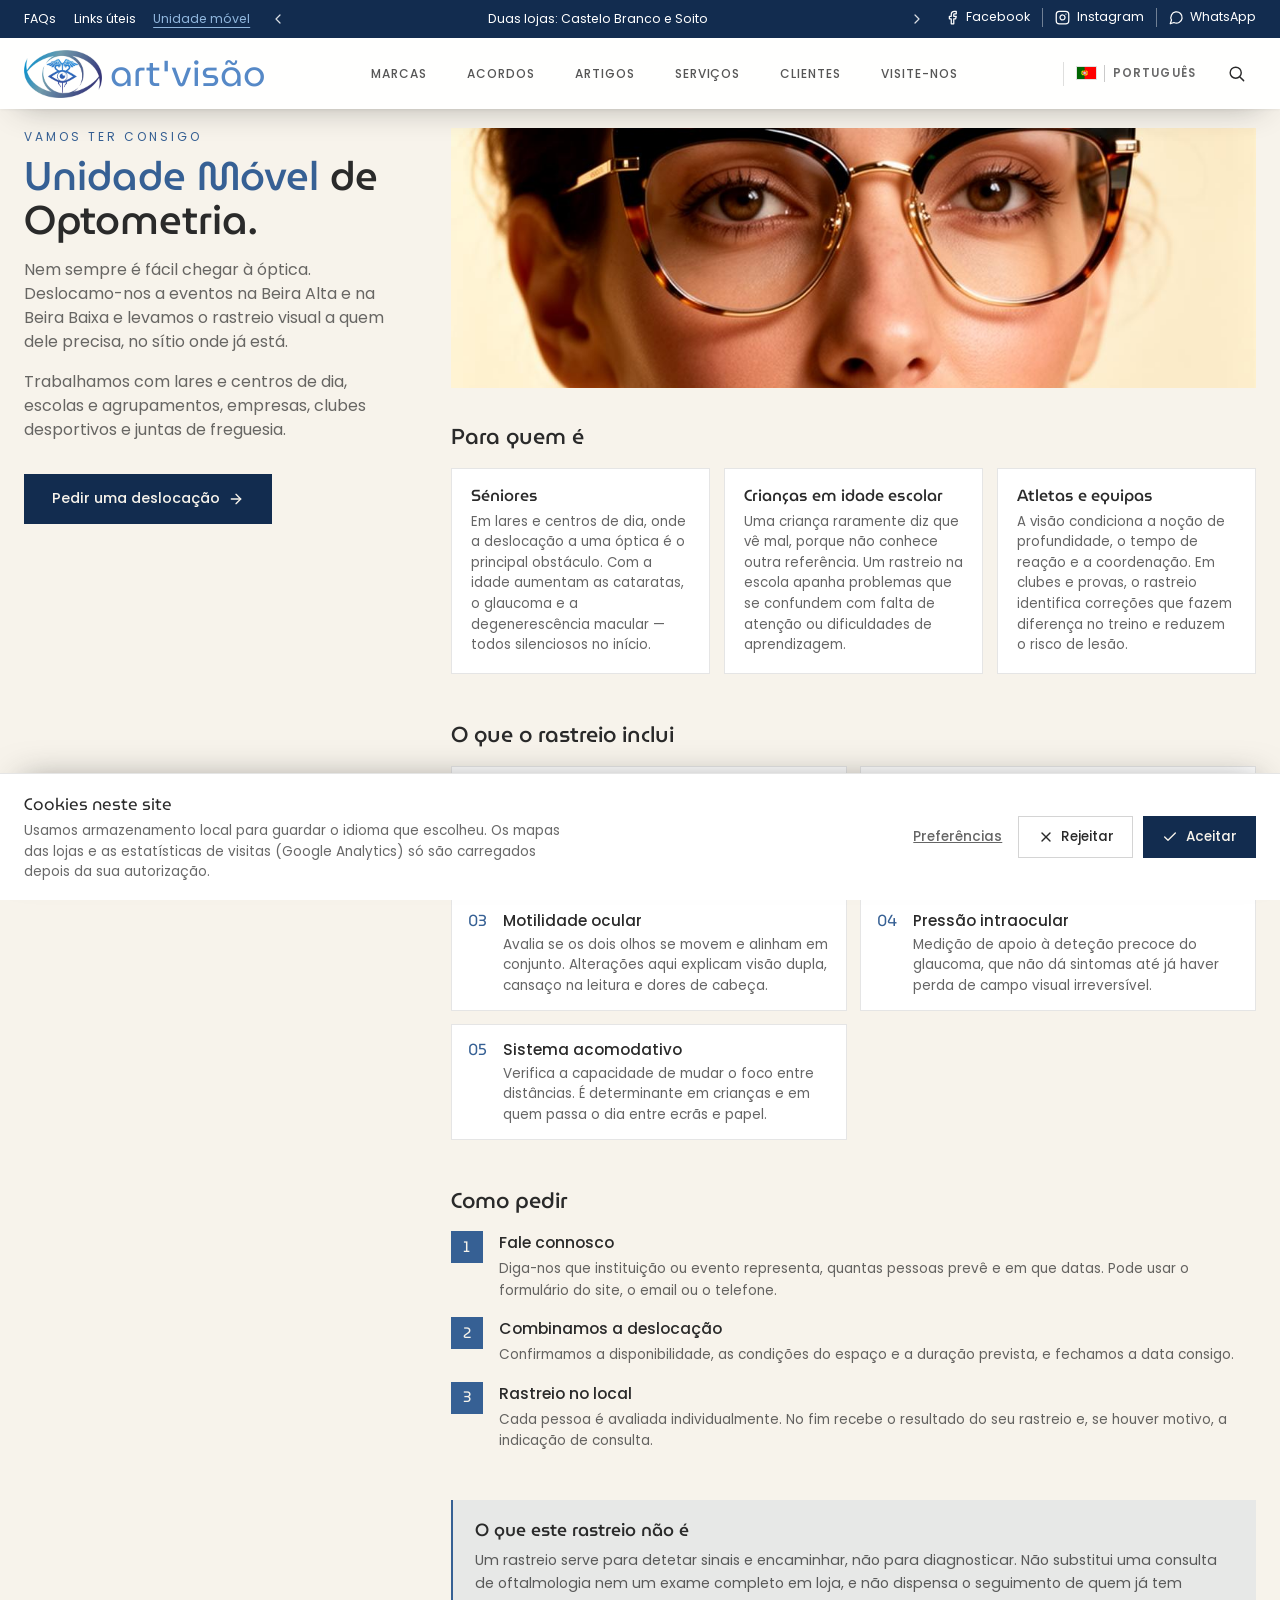
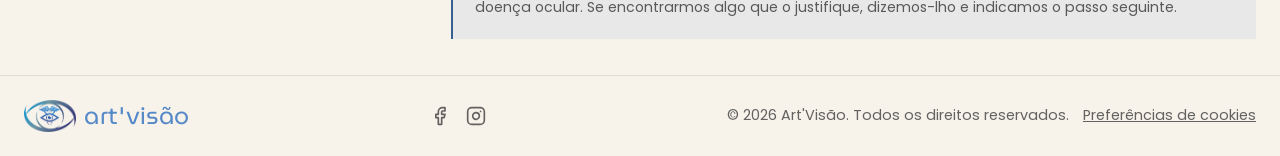
<file: artvisao/unidade-movel.html>
<!DOCTYPE html>
<html lang="pt">
<head>
<meta charset="utf-8"/>
<meta name="viewport" content="width=device-width, initial-scale=1"/>
<!-- O site só tem versão clara: impede o "modo escuro forçado" dos telemóveis de recolorir tudo -->
<meta name="color-scheme" content="only light"/>
<title>Unidade Móvel de Optometria — Art'Visão</title>
<meta name="description" content="A Unidade Móvel de Optometria da Art'Visão desloca-se a eventos na Beira Alta e na Beira Baixa para fazer rastreio visual em lares, escolas, empresas e juntas de freguesia."/>
<link rel="preconnect" href="https://fonts.googleapis.com"/>
<link rel="preconnect" href="https://fonts.gstatic.com" crossorigin/>
<link rel="stylesheet" href="https://fonts.googleapis.com/css2?family=MuseoModerno:wght@300;400;500;600;700&family=Poppins:wght@300;400;500;600&display=swap"/>
<link rel="stylesheet" href="https://cdn.jsdelivr.net/npm/bootstrap@5.3.3/dist/css/bootstrap.min.css" integrity="sha384-QWTKZyjpPEjISv5WaRU9OFeRpok6YctnYmDr5pNlyT2bRjXh0JMhjY6hW+ALEwIH" crossorigin="anonymous"/>
<link rel="stylesheet" href="css/styles.css?v=20260926"/>
<link rel="icon" type="image/png" sizes="32x32" href="assets/favicon-32.png"/>
<link rel="icon" type="image/png" sizes="64x64" href="assets/favicon-64.png"/>
<link rel="apple-touch-icon" href="assets/apple-touch-icon.png"/>
<link rel="canonical" href="https://www.artvisao.pt/unidade-movel.html"/>
</head>
<body>
<svg xmlns="http://www.w3.org/2000/svg" style="display:none" aria-hidden="true">
  <symbol id="icon-arrow-right" viewBox="0 0 24 24"><path d="M5 12h14"></path><path d="m12 5 7 7-7 7"></path></symbol>
  <symbol id="icon-sparkle" viewBox="0 0 24 24"><path d="M11.017 2.814a1 1 0 0 1 1.966 0l1.051 5.558a2 2 0 0 0 1.594 1.594l5.558 1.051a1 1 0 0 1 0 1.966l-5.558 1.051a2 2 0 0 0-1.594 1.594l-1.051 5.558a1 1 0 0 1-1.966 0l-1.051-5.558a2 2 0 0 0-1.594-1.594l-5.558-1.051a1 1 0 0 1 0-1.966l5.558-1.051a2 2 0 0 0 1.594-1.594z"></path></symbol>
  <symbol id="icon-glasses" viewBox="0 0 24 24"><circle cx="6" cy="15" r="4"></circle><circle cx="18" cy="15" r="4"></circle><path d="M14 15a2 2 0 0 0-2-2 2 2 0 0 0-2 2"></path><path d="M2.5 13 5 7c.7-1.3 1.4-2 3-2"></path><path d="M21.5 13 19 7c-.7-1.3-1.5-2-3-2"></path></symbol>
  <symbol id="icon-chevron-right" viewBox="0 0 24 24"><path d="m9 18 6-6-6-6"></path></symbol>
  <symbol id="icon-phone" viewBox="0 0 24 24"><path d="M13.832 16.568a1 1 0 0 0 1.213-.303l.355-.465A2 2 0 0 1 17 15h3a2 2 0 0 1 2 2v3a2 2 0 0 1-2 2A18 18 0 0 1 2 4a2 2 0 0 1 2-2h3a2 2 0 0 1 2 2v3a2 2 0 0 1-.8 1.6l-.468.351a1 1 0 0 0-.292 1.233 14 14 0 0 0 6.392 6.384"></path></symbol>
</svg>
<a class="skip-link" href="#conteudo" data-i18n="skip-link">Saltar para o conteúdo</a>

<header class="fixed-top site-header">
<div class="pre-menu">
<div class="container-brand pre-menu-inner">
<nav class="pre-menu-side d-none d-lg-flex" aria-label="Atalhos" data-i18n-aria="premenu-atalhos-aria">
<a href="faqs.html" class="pre-menu-link" data-i18n="nav-faqs">FAQs</a>
<a href="links.html" class="pre-menu-link" data-i18n="nav-links">Links úteis</a>
<a href="unidade-movel.html" class="pre-menu-link is-current" aria-current="page" data-i18n="nav-unidade">Unidade móvel</a>
</nav>
<div class="pre-menu-announce">
<button type="button" class="pre-menu-arrow" data-announce-prev aria-label="Aviso anterior" title="Aviso anterior" data-i18n-aria="ann-prev"><svg xmlns="http://www.w3.org/2000/svg" width="16" height="16" viewBox="0 0 24 24" fill="none" stroke="currentColor" stroke-width="1.8" stroke-linecap="round" stroke-linejoin="round" aria-hidden="true"><path d="m15 18-6-6 6-6"></path></svg></button>
<ul class="pre-menu-track" aria-live="polite">
<li><a class="pre-menu-item" href="index.html#visita" data-i18n="ann1">Duas lojas: Castelo Branco e Soito</a></li>
<li><a class="pre-menu-item" href="unidade-movel.html" data-i18n="ann2">Unidade Móvel de Optometria — vamos ter consigo</a></li>
<li><a class="pre-menu-item" href="index.html#acordos" data-i18n="ann3">Acordos com várias entidades</a></li>
</ul>
<button type="button" class="pre-menu-arrow" data-announce-next aria-label="Aviso seguinte" title="Aviso seguinte" data-i18n-aria="ann-next"><svg xmlns="http://www.w3.org/2000/svg" width="16" height="16" viewBox="0 0 24 24" fill="none" stroke="currentColor" stroke-width="1.8" stroke-linecap="round" stroke-linejoin="round" aria-hidden="true"><use href="#icon-chevron-right"></use></svg></button>
</div>
<div class="pre-menu-side pre-menu-side-end d-none d-lg-flex">
<ul class="pre-menu-social">
<li><a href="https://www.facebook.com/oticaartvisao" target="_blank" rel="noopener noreferrer"><svg xmlns="http://www.w3.org/2000/svg" width="15" height="15" viewBox="0 0 24 24" fill="none" stroke="currentColor" stroke-width="2" stroke-linecap="round" stroke-linejoin="round" aria-hidden="true"><path d="M18 2h-3a5 5 0 0 0-5 5v3H7v4h3v8h4v-8h3l1-4h-4V7a1 1 0 0 1 1-1h3z"></path></svg><span>Facebook</span></a></li>
<li><a href="https://www.instagram.com/art_visao/" target="_blank" rel="noopener noreferrer"><svg xmlns="http://www.w3.org/2000/svg" width="15" height="15" viewBox="0 0 24 24" fill="none" stroke="currentColor" stroke-width="2" stroke-linecap="round" stroke-linejoin="round" aria-hidden="true"><rect width="20" height="20" x="2" y="2" rx="5" ry="5"></rect><path d="M16 11.37A4 4 0 1 1 12.63 8 4 4 0 0 1 16 11.37z"></path><line x1="17.5" x2="17.5" y1="6.5" y2="6.5"></line></svg><span>Instagram</span></a></li>
<li><a href="https://wa.me/351926002095" target="_blank" rel="noopener noreferrer"><svg xmlns="http://www.w3.org/2000/svg" width="15" height="15" viewBox="0 0 24 24" fill="none" stroke="currentColor" stroke-width="2" stroke-linecap="round" stroke-linejoin="round" aria-hidden="true"><path d="M7.9 20A9 9 0 1 0 4 16.1L2 22Z"></path></svg><span>WhatsApp</span></a></li>
</ul>
</div>
</div>
</div>
<div class="container-brand site-header-inner">
<nav class="navbar navbar-expand-xl nav-pill" aria-labelledby="navMainLabel">
<a href="index.html#apresentacao" class="nav-pill-brand text-decoration-none">
<img src="assets/logo-artvisao.png" alt="" class="navbar-brand-logo"/>
<span class="font-display nav-pill-wordmark">art'visão</span>
</a>
<!-- Full-screen drawer below xl; Bootstrap flattens .offcanvas-xl back to the inline nav at xl+ -->
<div class="offcanvas-xl offcanvas-end nav-drawer" tabindex="-1" id="navMain">
<div class="offcanvas-header nav-drawer-header">
<h2 class="visually-hidden" id="navMainLabel" data-i18n="nav-drawer-label">Menu</h2>
<a href="index.html#visita" class="nav-drawer-action">
<svg xmlns="http://www.w3.org/2000/svg" width="18" height="18" viewBox="0 0 24 24" fill="none" stroke="currentColor" stroke-width="1.7" stroke-linecap="round" stroke-linejoin="round" aria-hidden="true"><use href="#icon-phone"></use></svg>
<span data-i18n="nav-cta">Marcar consulta</span>
</a>
<button type="button" class="nav-drawer-close" data-bs-dismiss="offcanvas" data-bs-target="#navMain" aria-label="Fechar" title="Fechar" data-i18n-aria="lang-modal-close">
<svg xmlns="http://www.w3.org/2000/svg" width="24" height="24" viewBox="0 0 24 24" fill="none" stroke="currentColor" stroke-width="1.5" stroke-linecap="round" aria-hidden="true"><path d="M18 6 6 18"></path><path d="m6 6 12 12"></path></svg>
</button>
</div>
<div class="offcanvas-body nav-drawer-body">
<ul class="navbar-nav align-items-md-center gap-md-4 mb-0">
<li class="nav-item"><a class="nav-link nav-link-brand" href="index.html#marcas"><span data-i18n="nav-marcas">Marcas</span><svg xmlns="http://www.w3.org/2000/svg" class="nav-link-chevron" width="18" height="18" viewBox="0 0 24 24" fill="none" stroke="currentColor" stroke-width="1.6" stroke-linecap="round" stroke-linejoin="round" aria-hidden="true"><use href="#icon-chevron-right"></use></svg></a></li>
<li class="nav-item"><a class="nav-link nav-link-brand" href="index.html#acordos"><span data-i18n="nav-acordos">Acordos</span><svg xmlns="http://www.w3.org/2000/svg" class="nav-link-chevron" width="18" height="18" viewBox="0 0 24 24" fill="none" stroke="currentColor" stroke-width="1.6" stroke-linecap="round" stroke-linejoin="round" aria-hidden="true"><use href="#icon-chevron-right"></use></svg></a></li>
<li class="nav-item"><a class="nav-link nav-link-brand" href="index.html#artigos"><span data-i18n="nav-artigos">Artigos</span><svg xmlns="http://www.w3.org/2000/svg" class="nav-link-chevron" width="18" height="18" viewBox="0 0 24 24" fill="none" stroke="currentColor" stroke-width="1.6" stroke-linecap="round" stroke-linejoin="round" aria-hidden="true"><use href="#icon-chevron-right"></use></svg></a></li>
<li class="nav-item"><a class="nav-link nav-link-brand" href="index.html#servicos"><span data-i18n="nav-servicos">Serviços</span><svg xmlns="http://www.w3.org/2000/svg" class="nav-link-chevron" width="18" height="18" viewBox="0 0 24 24" fill="none" stroke="currentColor" stroke-width="1.6" stroke-linecap="round" stroke-linejoin="round" aria-hidden="true"><use href="#icon-chevron-right"></use></svg></a></li>
<li class="nav-item"><a class="nav-link nav-link-brand" href="index.html#avaliacoes"><span data-i18n="nav-clientes">Clientes</span><svg xmlns="http://www.w3.org/2000/svg" class="nav-link-chevron" width="18" height="18" viewBox="0 0 24 24" fill="none" stroke="currentColor" stroke-width="1.6" stroke-linecap="round" stroke-linejoin="round" aria-hidden="true"><use href="#icon-chevron-right"></use></svg></a></li>
<li class="nav-item"><a class="nav-link nav-link-brand" href="index.html#visita"><span data-i18n="nav-visita">Visite-nos</span><svg xmlns="http://www.w3.org/2000/svg" class="nav-link-chevron" width="18" height="18" viewBox="0 0 24 24" fill="none" stroke="currentColor" stroke-width="1.6" stroke-linecap="round" stroke-linejoin="round" aria-hidden="true"><use href="#icon-chevron-right"></use></svg></a></li>
<li class="nav-item d-xl-none"><a class="nav-link nav-link-brand" href="faqs.html"><span data-i18n="nav-faqs">FAQs</span><svg xmlns="http://www.w3.org/2000/svg" class="nav-link-chevron" width="18" height="18" viewBox="0 0 24 24" fill="none" stroke="currentColor" stroke-width="1.6" stroke-linecap="round" stroke-linejoin="round" aria-hidden="true"><use href="#icon-chevron-right"></use></svg></a></li>
<li class="nav-item d-xl-none"><a class="nav-link nav-link-brand" href="links.html"><span data-i18n="nav-links">Links úteis</span><svg xmlns="http://www.w3.org/2000/svg" class="nav-link-chevron" width="18" height="18" viewBox="0 0 24 24" fill="none" stroke="currentColor" stroke-width="1.6" stroke-linecap="round" stroke-linejoin="round" aria-hidden="true"><use href="#icon-chevron-right"></use></svg></a></li>
<li class="nav-item d-xl-none"><a class="nav-link nav-link-brand" href="unidade-movel.html"><span data-i18n="nav-unidade">Unidade móvel</span><svg xmlns="http://www.w3.org/2000/svg" class="nav-link-chevron" width="18" height="18" viewBox="0 0 24 24" fill="none" stroke="currentColor" stroke-width="1.6" stroke-linecap="round" stroke-linejoin="round" aria-hidden="true"><use href="#icon-chevron-right"></use></svg></a></li>
</ul>
<div class="nav-drawer-footer d-xl-none">
<div class="lang-select">
<button type="button" class="lang-trigger" data-lang-trigger aria-expanded="false" aria-controls="langMenu1"><span class="visually-hidden" data-i18n="lang-trigger-label">Escolher idioma:</span>
<span class="lang-trigger-flag" data-lang-flag aria-hidden="true">🇵🇹</span>
<span class="lang-trigger-name" data-lang-name>Português</span>
</button>
<ul class="lang-menu" id="langMenu1" data-lang-menu hidden aria-label="Idioma" data-i18n-aria="lang-modal-title">
<li><button type="button" class="lang-option" data-lang-set="pt"><span class="lang-option-flag" aria-hidden="true"><img src="assets/flags/pt.svg" alt="" class="lang-flag-img"/></span><span class="lang-option-name">Português</span><svg xmlns="http://www.w3.org/2000/svg" class="lang-option-check" viewBox="0 0 24 24" fill="none" stroke="currentColor" stroke-width="2" stroke-linecap="round" stroke-linejoin="round" aria-hidden="true"><path d="M20 6 9 17l-5-5"></path></svg></button></li>
<li><button type="button" class="lang-option" data-lang-set="fr"><span class="lang-option-flag" aria-hidden="true"><img src="assets/flags/fr.svg" alt="" class="lang-flag-img"/></span><span class="lang-option-name">Français</span><svg xmlns="http://www.w3.org/2000/svg" class="lang-option-check" viewBox="0 0 24 24" fill="none" stroke="currentColor" stroke-width="2" stroke-linecap="round" stroke-linejoin="round" aria-hidden="true"><path d="M20 6 9 17l-5-5"></path></svg></button></li>
<li><button type="button" class="lang-option" data-lang-set="en"><span class="lang-option-flag" aria-hidden="true"><img src="assets/flags/gb.svg" alt="" class="lang-flag-img"/></span><span class="lang-option-name">English</span><svg xmlns="http://www.w3.org/2000/svg" class="lang-option-check" viewBox="0 0 24 24" fill="none" stroke="currentColor" stroke-width="2" stroke-linecap="round" stroke-linejoin="round" aria-hidden="true"><path d="M20 6 9 17l-5-5"></path></svg></button></li>
</ul>
</div>
</div>
</div>
</div>
<div class="nav-pill-end d-none d-xl-flex">
<span class="nav-pill-divider" aria-hidden="true"></span>
<div class="lang-select">
<button type="button" class="lang-trigger" data-lang-trigger aria-expanded="false" aria-controls="langMenu2"><span class="visually-hidden" data-i18n="lang-trigger-label">Escolher idioma:</span>
<span class="lang-trigger-flag" data-lang-flag aria-hidden="true">🇵🇹</span>
<span class="lang-trigger-name" data-lang-name>Português</span>
</button>
<ul class="lang-menu" id="langMenu2" data-lang-menu hidden aria-label="Idioma" data-i18n-aria="lang-modal-title">
<li><button type="button" class="lang-option" data-lang-set="pt"><span class="lang-option-flag" aria-hidden="true"><img src="assets/flags/pt.svg" alt="" class="lang-flag-img"/></span><span class="lang-option-name">Português</span><svg xmlns="http://www.w3.org/2000/svg" class="lang-option-check" viewBox="0 0 24 24" fill="none" stroke="currentColor" stroke-width="2" stroke-linecap="round" stroke-linejoin="round" aria-hidden="true"><path d="M20 6 9 17l-5-5"></path></svg></button></li>
<li><button type="button" class="lang-option" data-lang-set="fr"><span class="lang-option-flag" aria-hidden="true"><img src="assets/flags/fr.svg" alt="" class="lang-flag-img"/></span><span class="lang-option-name">Français</span><svg xmlns="http://www.w3.org/2000/svg" class="lang-option-check" viewBox="0 0 24 24" fill="none" stroke="currentColor" stroke-width="2" stroke-linecap="round" stroke-linejoin="round" aria-hidden="true"><path d="M20 6 9 17l-5-5"></path></svg></button></li>
<li><button type="button" class="lang-option" data-lang-set="en"><span class="lang-option-flag" aria-hidden="true"><img src="assets/flags/gb.svg" alt="" class="lang-flag-img"/></span><span class="lang-option-name">English</span><svg xmlns="http://www.w3.org/2000/svg" class="lang-option-check" viewBox="0 0 24 24" fill="none" stroke="currentColor" stroke-width="2" stroke-linecap="round" stroke-linejoin="round" aria-hidden="true"><path d="M20 6 9 17l-5-5"></path></svg></button></li>
</ul>
</div>
</div>
<button type="button" class="nav-pill-search" data-search-trigger aria-haspopup="dialog" aria-expanded="false" aria-controls="searchOverlay" aria-label="Pesquisar no site" title="Pesquisar no site" data-i18n-aria="search-aria">
<svg xmlns="http://www.w3.org/2000/svg" viewBox="0 0 24 24" fill="none" stroke="currentColor" stroke-width="1.8" stroke-linecap="round" stroke-linejoin="round" aria-hidden="true"><circle cx="11" cy="11" r="7"></circle><line x1="21" y1="21" x2="16.65" y2="16.65"></line></svg>
</button>
<button class="navbar-toggler nav-pill-toggler border-0 d-xl-none" type="button" data-bs-toggle="offcanvas" data-bs-target="#navMain" aria-controls="navMain" aria-label="Abrir menu" title="Abrir menu" data-i18n-aria="nav-toggle-aria">
<span class="navbar-toggler-icon"></span>
</button>
</nav>
</div>
</header>
<main id="conteudo" tabindex="-1">

<section id="unidade-movel" class="container-brand pb-5 pb-md-6 section-first">
<div class="row g-5">
<div class="col-12 col-lg-4">
<p class="text-sky text-uppercase mb-2 section-eyebrow" data-i18n="um-eyebrow">Vamos ter consigo</p>
<h1 class="font-display section-title" data-i18n="um-title"><em class="title-accent">Unidade Móvel</em> de Optometria.</h1>
<p class="mt-3 section-copy" data-i18n="um-lead">Nem sempre é fácil chegar à óptica. Deslocamo-nos a eventos na Beira Alta e na Beira Baixa e levamos o rastreio visual a quem dele precisa, no sítio onde já está.</p>
<p class="section-copy" data-i18n="um-lead2">Trabalhamos com lares e centros de dia, escolas e agrupamentos, empresas, clubes desportivos e juntas de freguesia.</p>
<a href="index.html#visita" class="btn-ink mt-3"><span data-i18n="um-cta">Pedir uma deslocação</span>
<svg xmlns="http://www.w3.org/2000/svg" width="16" height="16" viewBox="0 0 24 24" fill="none" stroke="currentColor" stroke-width="2" stroke-linecap="round" stroke-linejoin="round" aria-hidden="true"><use href="#icon-arrow-right"></use></svg>
</a>
</div>
<div class="col-12 col-lg-8">

<figure class="um-figure">
<img src="assets/hero-portrait-Bq2HNdNQ.jpg" alt="Rastreio visual" data-i18n-alt="um-img-alt" loading="lazy"/>
</figure>
<h2 class="font-display um-section-title" data-i18n="um-h-publicos">Para quem é</h2>
<div class="um-grid">
<div class="um-card">
<h3 class="um-card-title" data-i18n="um-p1-t">Séniores</h3>
<p class="um-card-desc mb-0" data-i18n="um-p1-d">Em lares e centros de dia, onde a deslocação a uma óptica é o principal obstáculo. Com a idade aumentam as cataratas, o glaucoma e a degenerescência macular — todos silenciosos no início.</p>
</div>
<div class="um-card">
<h3 class="um-card-title" data-i18n="um-p2-t">Crianças em idade escolar</h3>
<p class="um-card-desc mb-0" data-i18n="um-p2-d">Uma criança raramente diz que vê mal, porque não conhece outra referência. Um rastreio na escola apanha problemas que se confundem com falta de atenção ou dificuldades de aprendizagem.</p>
</div>
<div class="um-card">
<h3 class="um-card-title" data-i18n="um-p3-t">Atletas e equipas</h3>
<p class="um-card-desc mb-0" data-i18n="um-p3-d">A visão condiciona a noção de profundidade, o tempo de reação e a coordenação. Em clubes e provas, o rastreio identifica correções que fazem diferença no treino e reduzem o risco de lesão.</p>
</div>
</div>

<h2 class="font-display um-section-title mt-5" data-i18n="um-h-exames">O que o rastreio inclui</h2>
<ol class="mobile-unit-list um-list-light">
<li class="mobile-unit-item">
<span class="mobile-unit-num" aria-hidden="true">01</span>
<span class="mobile-unit-item-text">
<span class="mobile-unit-item-title" data-i18n="um-e1-t">Acuidade visual</span>
<span class="mobile-unit-item-desc" data-i18n="um-e1-d">A medida base: até que ponto distingue detalhe ao longe e ao perto. É o que mostra se há perda de visão e qual a sua dimensão.</span>
</span>
</li>
<li class="mobile-unit-item">
<span class="mobile-unit-num" aria-hidden="true">02</span>
<span class="mobile-unit-item-text">
<span class="mobile-unit-item-title" data-i18n="um-e2-t">Refração completa</span>
<span class="mobile-unit-item-desc" data-i18n="um-e2-d">Determina a graduação necessária — miopia, hipermetropia, astigmatismo ou presbiopia — e serve de ponto de partida para a prescrição.</span>
</span>
</li>
<li class="mobile-unit-item">
<span class="mobile-unit-num" aria-hidden="true">03</span>
<span class="mobile-unit-item-text">
<span class="mobile-unit-item-title" data-i18n="um-e3-t">Motilidade ocular</span>
<span class="mobile-unit-item-desc" data-i18n="um-e3-d">Avalia se os dois olhos se movem e alinham em conjunto. Alterações aqui explicam visão dupla, cansaço na leitura e dores de cabeça.</span>
</span>
</li>
<li class="mobile-unit-item">
<span class="mobile-unit-num" aria-hidden="true">04</span>
<span class="mobile-unit-item-text">
<span class="mobile-unit-item-title" data-i18n="um-e4-t">Pressão intraocular</span>
<span class="mobile-unit-item-desc" data-i18n="um-e4-d">Medição de apoio à deteção precoce do glaucoma, que não dá sintomas até já haver perda de campo visual irreversível.</span>
</span>
</li>
<li class="mobile-unit-item">
<span class="mobile-unit-num" aria-hidden="true">05</span>
<span class="mobile-unit-item-text">
<span class="mobile-unit-item-title" data-i18n="um-e5-t">Sistema acomodativo</span>
<span class="mobile-unit-item-desc" data-i18n="um-e5-d">Verifica a capacidade de mudar o foco entre distâncias. É determinante em crianças e em quem passa o dia entre ecrãs e papel.</span>
</span>
</li>
</ol>

<h2 class="font-display um-section-title mt-5" data-i18n="um-h-passos">Como pedir</h2>
<ol class="um-steps">
<li class="um-step">
<span class="um-step-num" aria-hidden="true">1</span>
<span class="um-step-text">
<span class="um-step-title" data-i18n="um-s1-t">Fale connosco</span>
<span class="um-step-desc" data-i18n="um-s1-d">Diga-nos que instituição ou evento representa, quantas pessoas prevê e em que datas. Pode usar o formulário do site, o email ou o telefone.</span>
</span>
</li>
<li class="um-step">
<span class="um-step-num" aria-hidden="true">2</span>
<span class="um-step-text">
<span class="um-step-title" data-i18n="um-s2-t">Combinamos a deslocação</span>
<span class="um-step-desc" data-i18n="um-s2-d">Confirmamos a disponibilidade, as condições do espaço e a duração prevista, e fechamos a data consigo.</span>
</span>
</li>
<li class="um-step">
<span class="um-step-num" aria-hidden="true">3</span>
<span class="um-step-text">
<span class="um-step-title" data-i18n="um-s3-t">Rastreio no local</span>
<span class="um-step-desc" data-i18n="um-s3-d">Cada pessoa é avaliada individualmente. No fim recebe o resultado do seu rastreio e, se houver motivo, a indicação de consulta.</span>
</span>
</li>
</ol>

<div class="um-note mt-5">
<h2 class="font-display um-note-title" data-i18n="um-h-limites">O que este rastreio não é</h2>
<p class="mb-0" data-i18n="um-limites">Um rastreio serve para detetar sinais e encaminhar, não para diagnosticar. Não substitui uma consulta de oftalmologia nem um exame completo em loja, e não dispensa o seguimento de quem já tem doença ocular. Se encontrarmos algo que o justifique, dizemos-lho e indicamos o passo seguinte.</p>
</div>

</div>
</div>
</section>


<a href="https://wa.me/351926002095" target="_blank" rel="noopener noreferrer" aria-label="Fale connosco via WhatsApp" title="Contactar via WhatsApp" data-i18n-aria="wa-float-aria" class="wa-float">
<span class="wa-float-badge">
<svg xmlns="http://www.w3.org/2000/svg" width="20" height="20" viewBox="0 0 24 24" fill="none" stroke="currentColor" stroke-width="2" stroke-linecap="round" stroke-linejoin="round" aria-hidden="true"><path d="M7.9 20A9 9 0 1 0 4 16.1L2 22Z"></path></svg>
</span>
<span class="wa-float-text" data-i18n="wa-float-text">Fale connosco</span>
</a>

<!-- Consentimento: banner de primeiro nível e painel de preferências.
     As categorias reflectem o que o site carrega mesmo: mapas e estatísticas (Google Analytics), sem marketing. -->
<div class="consent-banner" id="consentBanner" role="region" aria-labelledby="consentBannerTitle" hidden>
<div class="container-brand consent-banner-inner">
<div>
<p class="font-display consent-banner-title mb-1" id="consentBannerTitle" data-i18n="consent-title">Cookies neste site</p>
<p class="mb-0 consent-banner-text" data-i18n="consent-text">Usamos armazenamento local para guardar o idioma que escolheu. Os mapas das lojas e as estatísticas de visitas (Google Analytics) só são carregados depois da sua autorização.</p>
</div>
<div class="consent-actions">
<button type="button" class="consent-btn consent-btn-ghost" data-consent-prefs data-i18n="consent-prefs">Preferências</button>
<button type="button" class="consent-btn consent-btn-outline" data-consent-reject><svg xmlns="http://www.w3.org/2000/svg" width="16" height="16" viewBox="0 0 24 24" fill="none" stroke="currentColor" stroke-width="2" stroke-linecap="round" aria-hidden="true"><path d="M18 6 6 18"></path><path d="m6 6 12 12"></path></svg><span data-i18n="consent-reject">Rejeitar</span></button>
<button type="button" class="consent-btn consent-btn-solid" data-consent-accept><svg xmlns="http://www.w3.org/2000/svg" width="16" height="16" viewBox="0 0 24 24" fill="none" stroke="currentColor" stroke-width="2" stroke-linecap="round" stroke-linejoin="round" aria-hidden="true"><path d="M20 6 9 17l-5-5"></path></svg><span data-i18n="consent-accept">Aceitar</span></button>
</div>
</div>
</div>

<div class="consent-panel-overlay" id="consentPanel" hidden>
<div class="consent-panel-backdrop" data-consent-dismiss></div>
<div class="consent-panel" role="dialog" aria-modal="true" aria-labelledby="consentPanelTitle">
<div class="consent-panel-head">
<h2 class="font-display consent-panel-title mb-0" id="consentPanelTitle" data-i18n="consent-panel-title">As suas escolhas de privacidade</h2>
<button type="button" class="consent-panel-close" data-consent-dismiss aria-label="Fechar" title="Fechar" data-i18n-aria="lang-modal-close">
<svg xmlns="http://www.w3.org/2000/svg" width="22" height="22" viewBox="0 0 24 24" fill="none" stroke="currentColor" stroke-width="1.6" stroke-linecap="round" aria-hidden="true"><path d="M18 6 6 18"></path><path d="m6 6 12 12"></path></svg>
</button>
</div>
<div class="consent-panel-body">
<p class="consent-panel-intro" data-i18n="consent-panel-intro">Pode decidir o que autoriza. A sua escolha fica guardada neste dispositivo e pode alterá-la a qualquer momento pelo link no rodapé.</p>
<div class="consent-panel-quick">
<button type="button" class="consent-btn consent-btn-outline" data-consent-reject><svg xmlns="http://www.w3.org/2000/svg" width="16" height="16" viewBox="0 0 24 24" fill="none" stroke="currentColor" stroke-width="2" stroke-linecap="round" aria-hidden="true"><path d="M18 6 6 18"></path><path d="m6 6 12 12"></path></svg><span data-i18n="consent-reject-all">Rejeitar tudo</span></button>
<button type="button" class="consent-btn consent-btn-solid" data-consent-accept><svg xmlns="http://www.w3.org/2000/svg" width="16" height="16" viewBox="0 0 24 24" fill="none" stroke="currentColor" stroke-width="2" stroke-linecap="round" stroke-linejoin="round" aria-hidden="true"><path d="M20 6 9 17l-5-5"></path></svg><span data-i18n="consent-accept-all">Aceitar tudo</span></button>
</div>
<div class="consent-cat">
<div class="consent-cat-head">
<span class="consent-cat-name" data-i18n="consent-cat-nec">Necessárias</span>
<span class="consent-cat-always" data-i18n="consent-always">Sempre ativas</span>
</div>
<p class="consent-cat-desc mb-0" data-i18n="consent-cat-nec-desc">Guardam no seu navegador o idioma e a região que escolheu. Não saem do seu dispositivo nem identificam quem é.</p>
</div>
<div class="consent-cat">
<div class="consent-cat-head">
<label class="consent-cat-name" for="consentMaps" data-i18n="consent-cat-maps">Mapas do Google</label>
<label class="consent-switch">
<input type="checkbox" id="consentMaps"/>
<span class="consent-switch-track" aria-hidden="true"></span>
</label>
</div>
<p class="consent-cat-desc mb-0" data-i18n="consent-cat-maps-desc">Mostram a localização das duas lojas. São carregados a partir do Google, que coloca cookies e recebe o seu endereço IP. Sem autorização, os mapas não são carregados.</p>
</div>
<div class="consent-cat">
<div class="consent-cat-head">
<label class="consent-cat-name" for="consentStats" data-i18n="consent-cat-stats">Estatísticas</label>
<label class="consent-switch">
<input type="checkbox" id="consentStats"/>
<span class="consent-switch-track" aria-hidden="true"></span>
</label>
</div>
<p class="consent-cat-desc mb-0" data-i18n="consent-cat-stats-desc">Ajudam-nos a perceber como o site é usado — que páginas são vistas e de onde chegam as visitas — através do Google Analytics, que coloca cookies e recebe o seu endereço IP. Sem autorização, não são carregadas.</p>
</div>
<button type="button" class="consent-save" data-consent-save data-i18n="consent-save">Guardar e continuar</button>
</div>
</div>
</div>

<!-- Site search: index is rebuilt from the DOM on every keystroke, so it follows the active language -->
<div class="search-overlay" id="searchOverlay">
<div class="search-panel" role="dialog" aria-modal="true" aria-labelledby="searchPanelLabel">
<h2 class="visually-hidden" id="searchPanelLabel" data-i18n="search-aria">Pesquisar no site</h2>
<div class="search-bar">
<svg class="search-bar-icon" xmlns="http://www.w3.org/2000/svg" viewBox="0 0 24 24" fill="none" stroke="currentColor" stroke-width="1.8" stroke-linecap="round" stroke-linejoin="round" aria-hidden="true"><circle cx="11" cy="11" r="7"></circle><line x1="21" y1="21" x2="16.65" y2="16.65"></line></svg>
<input type="search" id="searchInput" autocomplete="off" placeholder="Pesquisar no site…" data-i18n-placeholder="search-placeholder" aria-label="Pesquisar no site" data-i18n-aria="search-aria"/>
<button type="button" class="search-close" id="searchClose" aria-label="Fechar" title="Fechar" data-i18n-aria="lang-modal-close">
<svg xmlns="http://www.w3.org/2000/svg" width="22" height="22" viewBox="0 0 24 24" fill="none" stroke="currentColor" stroke-width="1.6" stroke-linecap="round" aria-hidden="true"><path d="M18 6 6 18"></path><path d="m6 6 12 12"></path></svg>
</button>
</div>
<div class="search-results" id="searchResults"></div>
<!-- Labels the results list builds at runtime; kept in the DOM so they get translated like everything else -->
<div class="visually-hidden" aria-hidden="true">
<span data-search-label="hint" data-i18n="search-hint">Pesquise por serviços, marcas, coleção ou secções.</span>
<span data-search-label="empty" data-i18n="search-empty">Sem resultados para</span>
<span data-search-label="services" data-i18n="search-group-servicos">Serviços</span>
<span data-search-label="collection" data-i18n="search-group-artigos">Artigos</span>
<span data-search-label="brands" data-i18n="search-group-marcas">Marcas</span>
<span data-search-label="deals" data-i18n="search-group-acordos">Acordos</span>
<span data-search-label="sections" data-i18n="search-group-seccoes">Secções</span>
</div>
</div>
</div>

<!-- Language / region preferences dialog, opened from the header trigger -->

</main>
<footer class="border-top border-ink-10 bg-cream py-4">
<div class="container-brand d-flex flex-column flex-md-row align-items-center justify-content-between gap-3 footer-meta">
<div class="d-flex align-items-center gap-2">
<img src="assets/logo-artvisao.png" alt="" class="footer-brand-img"/>
<span class="font-display footer-brand-wordmark">art'visão</span>
</div>
<ul class="footer-social">
<li><a href="https://www.facebook.com/oticaartvisao" target="_blank" rel="noopener noreferrer" aria-label="Facebook" title="Facebook" data-i18n-aria="footer-fb-aria">
<svg xmlns="http://www.w3.org/2000/svg" width="20" height="20" viewBox="0 0 24 24" fill="none" stroke="currentColor" stroke-width="2" stroke-linecap="round" stroke-linejoin="round" aria-hidden="true"><path d="M18 2h-3a5 5 0 0 0-5 5v3H7v4h3v8h4v-8h3l1-4h-4V7a1 1 0 0 1 1-1h3z"></path></svg>
</a></li>
<li><a href="https://www.instagram.com/art_visao/" target="_blank" rel="noopener noreferrer" aria-label="Instagram" title="Instagram" data-i18n-aria="footer-ig-aria">
<svg xmlns="http://www.w3.org/2000/svg" width="20" height="20" viewBox="0 0 24 24" fill="none" stroke="currentColor" stroke-width="2" stroke-linecap="round" stroke-linejoin="round" aria-hidden="true"><rect width="20" height="20" x="2" y="2" rx="5" ry="5"></rect><path d="M16 11.37A4 4 0 1 1 12.63 8 4 4 0 0 1 16 11.37z"></path><line x1="17.5" x2="17.5" y1="6.5" y2="6.5"></line></svg>
</a></li>
</ul>
<p class="mb-0"><span data-i18n="footer-copy">© 2026 Art'Visão. Todos os direitos reservados.</span>
<a href="#" class="footer-consent-link" data-consent-open data-i18n="consent-footer-link">Preferências de cookies</a></p>
</div>
</footer>

<script src="https://cdn.jsdelivr.net/npm/bootstrap@5.3.3/dist/js/bootstrap.bundle.min.js" integrity="sha384-YvpcrYf0tY3lHB60NNkmXc5s9fDVZLESaAA55NDzOxhy9GkcIdslK1eN7N6jIeHz" crossorigin="anonymous"></script>
<script src="js/i18n.js?v=20260926"></script>
<script src="js/main.js?v=20260926"></script>
<script src="js/search.js?v=20260926"></script>
<script src="js/consent.js?v=20260926"></script>
</body>
</html>
</file>
<file: artvisao/css/styles.css>
:root{
  color-scheme:only light;
  /* Paleta da identidade visual (2026): #2a2a2a, #5689c7, #f7f3eb, #122c4f, #0f1015 */
  --ink:#2a2a2a;
  --cream:#f7f3eb;
  --navy:#122c4f;
  --night:#0f1015;
  /* Azul da marca, escurecido de #5689c7 para passar AA como texto e por trás de
     texto creme (2.74 -> 4.88 sobre creme). Os tons claros decorativos continuam
     a ser literais rgba(86,137,199,...) e usam o azul da identidade sem escurecer. */
  --sky:#366094;
  /* O mesmo azul aclarado, para quando é o marinho que está por baixo:
     o #5689c7 sobre #122c4f fica em 3.84 e não chega para texto pequeno (6.6 assim). */
  --sky-light:#8fb6dd;
  /* O azul da identidade tal e qual, para os botões que o cliente quis com
     esta cor exata. Nota: sobre o marinho fica em 3.84 e com o branco por cima
     em 3.6, ambos abaixo do mínimo AA para este corpo — escolha assumida. */
  --sky-brand:#5689c7;
  --card:#ffffff;
  --bs-body-font-family:'Poppins',sans-serif;
  --bs-body-bg:var(--cream);
  --bs-body-color:var(--ink);
  --bs-link-color:var(--ink);
  --bs-link-hover-color:var(--sky);
  --bs-primary:var(--sky);
  /* Straight edges throughout: zero out Bootstrap's whole radius scale */
  --bs-border-radius:0;
  --bs-border-radius-sm:0;
  --bs-border-radius-lg:0;
  --bs-border-radius-xl:0;
  --bs-border-radius-xxl:0;
  --bs-border-radius-pill:0;
}
.rounded-circle{border-radius:0!important;}
/* Bootstrap's spacing scale stops at 5 (3rem); these sections need a roomier step at md+ */
@media (min-width:768px){
  .py-md-6{padding-top:2.25rem!important;padding-bottom:2.25rem!important;}
  .pb-md-6{padding-bottom:2.25rem!important;}
}
/* O py-5 do Bootstrap (3rem) governa abaixo dos 768px; encurta-se para metade, como o resto.
   O seletor leva main section[id] para bater a especificidade do utilitário, e a
   media query impede que ganhe também acima, onde manda o py-md-6. */
@media (max-width:767.98px){
  main section[id].py-5{padding-top:1.5rem!important;padding-bottom:1.5rem!important;}
  main section[id].pb-5{padding-bottom:1.5rem!important;}
}
body{background-color:var(--cream);color:var(--ink);}
/* Primeira paragem do teclado: fora do ecrã até receber foco */
.skip-link{position:absolute;left:.75rem;top:-4rem;z-index:1100;padding:.7rem 1.2rem;background:var(--navy);color:var(--cream);font-size:.85rem;transition:top .15s ease;}
.skip-link:focus{top:.75rem;color:var(--cream);}
/* O main recebe o foco do link acima (tabindex="-1"); o contorno à volta da página inteira só distrairia */
#conteudo:focus{outline:none;}
/* Foco visível uniforme: o contorno do browser perdia-se sobre os fundos escuros */
:focus-visible{outline:2px solid var(--sky);outline-offset:2px;}
.bg-ink :focus-visible,.intro-banner-panel :focus-visible,.visit-panel :focus-visible{outline-color:var(--cream);}
@media (prefers-reduced-motion:reduce){.skip-link{transition:none;}}
a{text-decoration:none;}
.font-display{font-family:'MuseoModerno',sans-serif;}
.container-brand{max-width:1280px;margin-inline:auto;padding-inline:1.5rem;}
.text-soft-ink-muted{color:rgba(42,42,42,.72)!important;}
.text-soft-cream{color:rgba(247,243,235,.7)!important;}
.text-soft-cream-muted{color:rgba(247,243,235,.72)!important;}
.aspect-4x5{aspect-ratio:4/5;}
.object-cover{object-fit:cover;}
/* Pré-menu: faixa marinha acima da barra, com contacto, avisos rotativos e
   redes. A letra aqui é pequena (.78rem), por isso os brancos são sólidos em
   vez de esbatidos, e o realce faz-se com o azul claro — o #5689c7 sobre o
   marinho fica em 3.87 e não chega para letra deste tamanho. */
.pre-menu{background:var(--navy);color:#fff;font-size:.78rem;}
/* As colunas laterais têm de caber no seu conteúdo: com 1fr puro ficavam mais
   estreitas do que as redes sociais, que não encolhem, e o bloco transbordava
   para cima da seta seguinte, tapando-a e tornando-a inclicável. */
.pre-menu-inner{display:grid;grid-template-columns:minmax(max-content,1fr) minmax(0,44rem) minmax(max-content,1fr);align-items:center;gap:1rem;min-height:2.4rem;}
.pre-menu-side{display:flex;align-items:center;gap:1.1rem;min-width:0;}
.pre-menu-side-end{justify-content:flex-end;}
.pre-menu-link{white-space:nowrap;color:#fff;transition:color .2s ease;}
.pre-menu-link:hover,.pre-menu-link.is-current{color:var(--sky-light);}
.pre-menu-link.is-current{text-decoration:underline;text-underline-offset:.25rem;}
.pre-menu-announce{display:flex;align-items:center;gap:.35rem;min-width:0;justify-content:center;}
.pre-menu-arrow{display:flex;background:none;border:0;padding:.25rem;color:rgba(255,255,255,.85);cursor:pointer;flex-shrink:0;transition:color .2s ease;}
.pre-menu-arrow:hover{color:var(--sky-light);}
/* Os avisos ocupam a mesma célula da grelha para que a faixa não salte de altura ao trocar */
.pre-menu-track{display:grid;flex:1 1 auto;min-width:0;list-style:none;margin:0;padding:0;}
.pre-menu-track > li{grid-area:1/1;justify-self:center;min-width:0;max-width:100%;}
.pre-menu-item{display:block;text-align:center;white-space:nowrap;overflow:hidden;text-overflow:ellipsis;max-width:100%;color:#fff;opacity:0;visibility:hidden;transition:opacity .35s ease;}
.pre-menu-item.is-current{opacity:1;visibility:visible;}
.pre-menu-item:hover{color:var(--sky-light);text-decoration:underline;}
.pre-menu-social{display:flex;align-items:center;flex-shrink:0;list-style:none;margin:0;padding:0;}
.pre-menu-social a{display:inline-flex;align-items:center;gap:.4rem;padding-inline:.75rem;white-space:nowrap;color:#fff;transition:color .2s ease;}
.pre-menu-social li:first-child a{padding-left:0;}
.pre-menu-social li:last-child a{padding-right:0;}
.pre-menu-social li + li a{border-left:1px solid rgba(255,255,255,.4);}
.pre-menu-social a:hover{color:var(--sky-light);}
@media (prefers-reduced-motion:reduce){.pre-menu-item{transition:none;}}

/* Floating pill header: the bar detaches from the top edge and rides over the content,
   so the header element itself is just a transparent rail.
   z-index matches Bootstrap's offcanvas layer, since the header hosts the mobile drawer and
   its stacking context has to clear the offcanvas backdrop and the floating WhatsApp button. */
.site-header{background:var(--card);border:0;z-index:1045;height:auto;box-shadow:0 14px 34px -20px rgba(42,42,42,.45),0 1px 3px rgba(42,42,42,.06);}
.site-header-inner{display:flex;align-items:center;gap:.75rem;}
.nav-pill{flex:1 1 auto;min-width:0;display:flex;flex-wrap:nowrap;align-items:center;gap:1rem;padding:.7rem 0;background:none;}
.nav-pill-brand{display:flex;align-items:center;gap:.55rem;flex-shrink:0;}
/* Três quartos da altura do símbolo (3rem). A MuseoModerno tem altura-x baixa,
   por isso pede mais corpo do que parece para equilibrar com o olho. */
.nav-pill-wordmark{font-size:2.25rem;line-height:1;color:var(--sky-brand);}
.nav-pill-end{align-items:center;gap:.85rem;flex-shrink:0;margin-right:.35rem;}
.nav-pill-divider{width:1px;height:1.5rem;background:rgba(42,42,42,.15);}
.nav-pill-toggler{padding:.35rem .5rem;}

/* Search sits inside the pill, in the icon slot after the language chip */
.nav-pill-search{display:flex;align-items:center;justify-content:center;flex-shrink:0;height:2.4rem;width:2.4rem;background:none;border:0;color:var(--ink);cursor:pointer;transition:background-color .2s ease,color .2s ease;}
.nav-pill-search svg{width:19px;height:19px;}
.nav-pill-search:hover{background-color:rgba(42,42,42,.06);color:var(--sky);}

@media (min-width:1200px){
  /* Nav fills the middle of the bar; the blur is only safe here, where the drawer is not in play
     (backdrop-filter would make the header a containing block for the fixed-position drawer). */
  .site-header{background:rgba(255,255,255,.94);backdrop-filter:blur(10px);}
  .nav-pill #navMain{flex:1 1 auto;min-width:0;}
  .nav-pill .offcanvas-body{flex-grow:1;justify-content:center;}
  /* Guard: if the labels ever outgrow the pill, clip rather than let them overlap
     the brand. Só a lista: no pill inteiro, cortava o painel do idioma. */
  .nav-pill #navMain{overflow:hidden;}
  .nav-pill .navbar-nav{flex-wrap:nowrap;gap:1.1rem;}
  .nav-pill .nav-link-brand{font-size:.75rem;font-weight:500;letter-spacing:.08em;text-transform:uppercase;white-space:nowrap;}
}
@media (max-width:1199.98px){
  .nav-pill-brand{margin-right:auto;}
}
@media (max-width:560px){
  .nav-pill{gap:.5rem;}
  .nav-pill-wordmark{font-size:1.8rem;}
}
section[id]{scroll-margin-top:8rem;}
/* First section on the page has to clear the fixed header */
/* Esta não segue os 25%: o cabeçalho fixo tem 109px e é esta folga que impede o
   conteúdo de lhe passar por baixo. Cortou-se só a parte visível, acima dele. */
.section-first{padding-top:7.75rem;}
@media (min-width:768px){.section-first{padding-top:8rem;}}
.hero-section{padding-top:6.5rem;padding-bottom:3.5rem;}
@media (min-width:768px){.hero-section{padding-top:7.5rem;padding-bottom:6rem;}}
.hero-badge{font-size:.75rem;letter-spacing:.2em;background-color:rgba(247,243,235,.72);color:rgba(42,42,42,.7);}
.hero-title{font-size:2.05rem;line-height:1.15;}
@media (min-width:768px){.hero-title{font-size:3.2rem;line-height:1.05;}}
.hero-description{color:rgba(42,42,42,.7);}
.hero-stat-label{font-size:.75rem;color:rgba(42,42,42,.72);}
.hero-image-frame{clip-path:polygon(0 0,86% 0,100% 9%,100% 100%,0 100%);}
.hero-image-frame img{filter:saturate(1.1) contrast(1.06);transition:transform .5s ease;}
.hero-image-frame::after{content:'';position:absolute;inset:0;pointer-events:none;mix-blend-mode:multiply;background:linear-gradient(155deg,rgba(86,137,199,.32) 0%,rgba(86,137,199,0) 42%,rgba(42,42,42,0) 60%,rgba(42,42,42,.22) 100%);}
.hero-thumb-image{height:6rem;width:8rem;object-fit:cover;}
.hero-thumb-caption{font-size:.75rem;color:rgba(42,42,42,.72);}
.hero-badge-pill{top:0;right:0;font-size:.7rem;letter-spacing:.15em;box-shadow:-10px 10px 0 rgba(42,42,42,.06);}
.section-eyebrow{font-size:.75rem;letter-spacing:.25em;}
.section-title{font-size:1.6rem;line-height:1.2;}
@media (min-width:768px){.section-title{font-size:2.5rem;line-height:1.1;}}
.section-title-lg{font-size:1.5rem;line-height:1.2;}
@media (min-width:768px){.section-title-lg{font-size:2.25rem;line-height:1.1;}}
.section-copy{color:rgba(42,42,42,.7);}
/* Descrição por baixo do título: limita-se a medida para a linha não ficar longa demais */
.section-lede{max-width:46rem;}
.card-caption{font-size:.75rem;color:rgba(42,42,42,.72);}
/* Secção de apresentação, em duas linhas: uma faixa a toda a largura (foto + painel
   com o título) e, por baixo, dois blocos lado a lado. */
.intro-banner{display:grid;grid-template-columns:1fr;background:var(--navy);color:var(--cream);overflow:hidden;box-shadow:0 20px 60px -15px rgba(42,42,42,.25);}
.intro-banner-media{position:relative;min-height:20rem;}
/* O carrossel é absoluto para preencher a coluna, cuja altura é dada pelo painel ao lado */
.intro-carousel{position:absolute;inset:0;}
.intro-carousel .carousel-inner,.intro-carousel .carousel-item{height:100%;}
.intro-banner-media img{display:block;width:100%;height:100%;object-fit:cover;object-position:center 42%;}
/* Fotos verticais em que o enquadramento central corta o essencial */
.intro-carousel .focus-high{object-position:center 22%;}
.intro-carousel .focus-low{object-position:center 62%;}
.intro-carousel-dots{right:.5rem;bottom:.5rem;left:auto;margin:0;gap:0;align-items:center;}
/* O seletor leva [data-bs-target] para bater a especificidade de
   .carousel-indicators [data-bs-target] do Bootstrap, que impõe 30x3px.
   O botão tem 24x24px de área de toque (WCAG 2.5.8); o ponto é só o ::before. */
.intro-carousel-dots button[data-bs-target]{position:relative;width:1.5rem;height:1.5rem;margin:0;padding:0;border:0;background:none;opacity:1;}
.intro-carousel-dots button[data-bs-target]::before{content:"";position:absolute;top:50%;left:50%;width:.45rem;height:.45rem;margin:-.225rem 0 0 -.225rem;border-radius:50%;background:rgba(247,243,235,.55);box-shadow:0 1px 3px rgba(42,42,42,.4);transition:background-color .2s ease,transform .2s ease;}
.intro-carousel-dots button[data-bs-target].active::before{background:var(--cream);transform:scale(1.25);}
/* z-index mantém a tarja do ano acima do carrossel */
.intro-banner-since{position:absolute;z-index:2;left:0;bottom:0;display:flex;align-items:baseline;gap:.55rem;margin:0;padding:.6rem 1.1rem;background:var(--sky);color:var(--cream);}
.intro-banner-since strong{font-family:'MuseoModerno',sans-serif;font-size:1.3rem;font-weight:500;line-height:1;}
.intro-banner-since span{font-size:.7rem;letter-spacing:.14em;text-transform:uppercase;opacity:.85;}
.intro-banner-panel{display:flex;flex-direction:column;justify-content:center;padding:2.5rem 1.75rem;}
.intro-banner-title{font-size:2.1rem;line-height:1.08;margin:0;}
.intro-banner-copy{max-width:34rem;margin:1.25rem 0 0;font-size:.98rem;line-height:1.7;color:rgba(247,243,235,.72);}
/* Botão em creme: sobre o painel escuro é o inverso do .btn-ink usado no resto da página */
.intro-banner-cta,.visit-cta{align-self:flex-start;display:inline-flex;align-items:center;gap:.6rem;margin-top:1.75rem;padding:.9rem 1.9rem;background:var(--cream);color:var(--ink);font-size:.8rem;font-weight:600;letter-spacing:.12em;text-transform:uppercase;transition:background-color .2s ease,color .2s ease;}
.intro-banner-cta:hover,.visit-cta:hover{background:var(--sky);color:var(--cream);}
.intro-banner-cta svg,.visit-cta svg{width:1rem;height:1rem;transition:transform .2s ease;}
.visit-phones{display:flex;flex-direction:column;align-items:flex-start;gap:1rem;margin-top:1.75rem;}
.visit-phones .visit-cta{margin-top:0;}
.visit-call-note{margin:.4rem 0 0;font-size:.72rem;line-height:1.5;color:rgba(247,243,235,.7);}
.intro-banner-cta:hover svg{transform:translateX(3px);}
@media (min-width:768px){
  .intro-banner{grid-template-columns:1fr 1fr;}
  .intro-banner-media{min-height:22rem;}
  .intro-banner-panel{padding:3rem 2.75rem;}
  .intro-banner-title{font-size:2.6rem;}
}
@media (min-width:1200px){
  .intro-banner-panel{padding:3.5rem;}
  .intro-banner-title{font-size:3rem;}
}
.intro-split{display:grid;grid-template-columns:1fr;gap:1.5rem;margin-top:1.5rem;}
@media (min-width:992px){.intro-split{grid-template-columns:1fr 1fr;}}
.intro-block{display:flex;flex-direction:column;padding:2rem 1.75rem;background:var(--card);border:1px solid rgba(42,42,42,.12);}
@media (min-width:768px){.intro-block{padding:2.5rem;}}
.intro-block-tint{background:rgba(86,137,199,.09);border-color:transparent;}
/* A frase de abertura sobe de corpo e ganha entrelinha folgada: é a MuseoModerno,
   a mesma dos títulos, mas em tamanho de leitura corrida. */
.intro-statement{font-family:'MuseoModerno',sans-serif;font-size:1.15rem;line-height:1.55;color:var(--ink);}
@media (min-width:768px){.intro-statement{font-size:1.3rem;}}
.visit-panel{border-radius:0;background-image:linear-gradient(135deg,var(--navy),#1d4472);}
.visit-label{font-size:.7rem;letter-spacing:.1em;color:rgba(247,243,235,.72);}
.visit-value{font-size:.9rem;white-space:pre-line;}
.footer-meta{font-size:.9rem;color:rgba(42,42,42,.72);}
.footer-brand-img{height:2rem;width:auto;object-fit:contain;}
/* Mesma proporção da barra de topo: a assinatura fica em três quartos da
   altura do símbolo, aqui 1.5rem para os 2rem do olho. */
.footer-brand-wordmark{font-size:1.5rem;line-height:1;color:var(--sky-brand);}

/* Semantic utility classes to reduce repeated markup classes */
/* Avaliações reais do Facebook: nem todas trazem rating numérico (recomendação sem estrelas) */
.review-stars{margin-top:.6rem;font-size:.85rem;letter-spacing:.1em;color:#e0a530;}
.bg-ink{background-color:var(--navy)!important;}
.bg-cream{background-color:var(--cream)!important;}
.bg-sky{background-color:var(--sky)!important;}
.bg-card{background-color:var(--card)!important;}
.text-ink{color:var(--ink)!important;}
.text-cream{color:var(--cream)!important;}
.text-sky{color:var(--sky)!important;}
/* Recurso do manual: uma parte do título sai a azul. <em> por ser ênfase real,
   sem itálico, e o innerHTML do i18n preserva-o ao trocar de língua. */
.title-accent{font-style:normal;color:var(--sky);}
.bg-ink .title-accent,.visit-panel .title-accent,.intro-banner-panel .title-accent{color:var(--sky-light);}
/* Sobre os painéis marinhos o azul da marca tem de subir de luminosidade */
.bg-ink .text-sky,.visit-panel .text-sky,.intro-banner-panel .text-sky,
.intro-banner-panel .brand-eyebrow{color:var(--sky-light)!important;}
.bg-gradient-hero{background:linear-gradient(135deg,#faf6ef 0%,#f1e9db 60%,#e8eef6 100%);}
.shadow-soft{box-shadow:0 20px 60px -15px rgba(42,42,42,.25);}
.shadow-frame{box-shadow:0 10px 30px -8px rgba(42,42,42,.35);}
.border-ink-10{border-color:rgba(42,42,42,.1)!important;}
.border-ink-15{border-color:rgba(42,42,42,.15)!important;}
.border-cream-10{border-color:rgba(247,243,235,.1)!important;}
.bg-cream-04{background-color:rgba(247,243,235,.04)!important;}
.bg-cream-04:hover{background-color:rgba(247,243,235,.07)!important;}
/* Caixa fixa para os logótipos dos acordos: com object-fit todas as marcas ficam com
   peso ótico semelhante, apesar de irem de 1,5:1 (Médis) a 5,6:1 (Multicare).
   Algumas destas SVG só trazem viewBox, sem largura nem altura. */
/* Sem o título entre eles, o logótipo precisa de mais folga até à descrição */
.accord-logo-link{display:inline-block;margin-bottom:.6rem;}
/* Letra e logótipos contidos: todos os cartões ficam com a altura do que tem mais texto,
   por isso é o texto mais longo que manda na altura de todos. Sem a margem do <p>. */
.accord-card{padding:1.1rem 1.25rem;}
.accord-card p{margin:0;font-size:.82rem;line-height:1.5;}
.accord-logo-img{display:block;width:10rem;height:2rem;object-fit:contain;object-position:left center;}
/* Logótipos SAD, com escudo, que ficariam pequenos na altura dos outros: ganham .6rem de altura e perdem-nos na margem (.6rem - .6rem = 0), para a descrição continuar alinhada com a dos vizinhos */
.accord-logo-tall{margin-bottom:0;}
.accord-logo-tall .accord-logo-img{height:2.6rem;}
/* Logótipos muito largos (ADBB): mesma altura, mais largura, para o texto miúdo se ler */
.accord-logo-wide .accord-logo-img{width:14rem;max-width:100%;}
/* Todos os cartões com a mesma altura, a do que tem mais texto: a grelha passa de flex
   (onde cada linha tem a sua altura) para grid com linhas iguais. Os gutters do Bootstrap
   (padding e margin-top das colunas) continuam a funcionar dentro da grid.
   Só com 2 ou mais colunas: numa coluna só, igualar apenas acrescentava espaço vazio. */
@media (min-width:768px){
  .accord-grid{display:grid;grid-template-columns:repeat(2,minmax(0,1fr));grid-auto-rows:1fr;}
  .accord-grid > .col{width:auto;}
}
@media (min-width:992px){
  .accord-grid{grid-template-columns:repeat(4,minmax(0,1fr));}
}
.bg-sky-20{background-color:rgba(86,137,199,.2)!important;}
.btn-ink{display:inline-flex;align-items:center;gap:.5rem;background-color:var(--navy);color:var(--cream);padding:.9rem 1.75rem;font-size:.9rem;font-weight:500;border:0;transition:background-color .2s ease;}
.btn-ink:hover{background-color:var(--sky);color:var(--cream);}
.btn-outline-ink{display:inline-flex;align-items:center;gap:.5rem;background-color:transparent;color:var(--ink);padding:.9rem 1.75rem;font-size:.9rem;font-weight:500;border:1px solid rgba(42,42,42,.2);transition:background-color .2s ease;}
.btn-outline-ink:hover{background-color:rgba(42,42,42,.05);color:var(--ink);}
.btn-sky-sm{display:inline-flex;align-items:center;gap:.5rem;background-color:var(--sky);color:var(--cream);padding:.75rem 1.5rem;font-size:.9rem;}
/* Sobre o marinho o azul escuro dava um botão quase invisível: aqui inverte-se
   para o azul claro com texto marinho, que destaca e mantém 6.6 de contraste. */
.bg-ink .btn-sky-sm,.visit-panel .btn-sky-sm{background-color:var(--sky-light);color:var(--navy);font-weight:500;}
.bg-ink .btn-sky-sm:hover,.visit-panel .btn-sky-sm:hover{background-color:var(--cream);}
.btn-sky-sm:hover{opacity:.9;color:var(--cream);}
.navbar-brand-logo{height:3rem;width:auto;object-fit:contain;}
.nav-link-brand{position:relative;color:rgba(42,42,42,.8);font-size:.9rem;transition:color .2s ease;}
.nav-link-brand:hover{color:var(--ink);}
/* Underline sweeps in from the left on hover, on the desktop pill nav only */
@media (min-width:1200px){
  .nav-pill .nav-link-brand::after{content:'';position:absolute;left:0;right:100%;bottom:-.4rem;height:1px;background:var(--sky);transition:right .2s ease;}
  .nav-pill .nav-link-brand:hover::after{right:0;}
}
/* Artigos: os tipos por grupo (lentes oftálmicas, lentes de contacto, armações), um grupo por
   linha, e por baixo um carrossel em que cada imagem traz a descrição do tipo correspondente. */
.type-rows{display:grid;gap:1.75rem;}
.type-group{font-family:'MuseoModerno',sans-serif;font-size:1.3rem;color:var(--ink);margin:0 0 1rem;padding-bottom:.6rem;border-bottom:1px solid rgba(42,42,42,.14);}
.type-group-wide{margin-top:3rem;}
/* Os tipos de cada grupo em lista, um por linha: cada linha é um cartão a toda a largura, com
   espaço entre linhas e folga à esquerda. Em ecrãs largos o título e a descrição ficam lado a
   lado, numa coluna de títulos com a mesma largura em todos os grupos, para alinhar tudo. */
.type-list{display:flex;flex-direction:column;gap:.6rem;}
.type-list > .type-card{padding:1rem 1.25rem 1rem 1.5rem;}
@media (min-width:992px){
  .type-list > .type-card{align-items:center;padding:.9rem 1.5rem .9rem 2rem;}
  .type-list .type-body{display:grid;grid-template-columns:22rem minmax(0,1fr);column-gap:1.5rem;align-items:baseline;}
}
/* Cartão isolado (usado também nas dicas rápidas) */
.type-card{display:flex;align-items:flex-start;gap:.95rem;padding:1rem 1.15rem;background:var(--card);border:1px solid rgba(42,42,42,.1);transition:border-color .2s ease,box-shadow .2s ease;}
.type-card:hover{border-color:rgba(86,137,199,.45);box-shadow:0 10px 24px -14px rgba(42,42,42,.35);}
.type-icon{flex-shrink:0;display:grid;place-items:center;width:2.4rem;height:2.4rem;background:rgba(86,137,199,.1);color:var(--sky);}
.type-body{display:flex;flex-direction:column;gap:.2rem;min-width:0;}
.type-title{font-family:'MuseoModerno',sans-serif;font-size:1.05rem;line-height:1.25;color:var(--ink);}
.type-desc{font-size:.84rem;line-height:1.5;color:rgba(42,42,42,.72);}
/* Destaque: o painel de texto está parado e faz cross-fade no lugar, enquanto a fita de
   imagens desliza por baixo. São dois movimentos independentes, de propósito. */
.highlight{display:grid;grid-template-columns:1fr;background:var(--card);border:1px solid rgba(42,42,42,.1);overflow:hidden;}
.highlight-text{display:grid;padding:1.5rem 1.4rem;background:#f3ece0;}
.highlight-copy{grid-area:1/1;align-self:center;opacity:0;visibility:hidden;transition:opacity .45s ease;}
.highlight-copy.is-current{opacity:1;visibility:visible;}
.highlight-title{font-family:'MuseoModerno',sans-serif;font-size:1.25rem;line-height:1.2;color:var(--ink);margin:0 0 .5rem;}
.highlight-desc{font-size:.87rem;line-height:1.6;color:rgba(42,42,42,.7);margin:0;}

.highlight-viewport{position:relative;overflow:hidden;height:12rem;}
.highlight-track{display:flex;height:100%;margin:0;padding:0;list-style:none;transition:transform .6s cubic-bezier(.4,0,.2,1);}
/* Menos de 100% deixa a imagem seguinte a espreitar à direita */
.highlight-item{flex:0 0 78%;height:100%;padding-right:.4rem;}
.highlight-item img{display:block;width:100%;height:100%;object-fit:cover;object-position:center 35%;}

@media (min-width:768px){
  .highlight{grid-template-columns:minmax(0,34%) 1fr;}
  .highlight-text{padding:2rem 1.9rem;}
  .highlight-viewport{height:17rem;}
  .highlight-item{flex:0 0 62%;}
}

/* Setas dos carrosséis: uma só definição para os três (galeria, destaque e
   Instagram). Os dois primeiros são do Bootstrap, cujo .carousel-control-*
   impõe 15% de largura e um gradiente — daí os valores explícitos aqui. */
.carousel-arrow{position:absolute;top:50%;transform:translateY(-50%);z-index:2;display:grid;place-items:center;
  width:2.2rem;height:2.2rem;padding:0;background:rgba(42,42,42,.35);border:0;color:var(--cream);cursor:pointer;
  opacity:0;transition:opacity .2s ease,background-color .2s ease;}
.carousel-arrow svg{width:1.2rem;height:1.2rem;}
.carousel-arrow:hover{background:var(--sky);}
.carousel-arrow.carousel-control-prev,.carousel-arrow.carousel-control-next{justify-content:center;}
.carousel-arrow-prev{left:.6rem;right:auto;}
.carousel-arrow-next{right:.6rem;left:auto;}
/* Só aparecem quando o ponteiro está no carrossel, ou quando o teclado lá chega */
.highlight:hover .carousel-arrow,
.intro-banner-media:hover .carousel-arrow,
.ig-carousel:hover .carousel-arrow,
.carousel-arrow:focus-visible{opacity:1;}
/* Em ecrãs táteis não há "passar por cima": as setas ficavam invisíveis mas tocáveis */
@media (hover:none){.carousel-arrow{opacity:1;}}
/* Fundo esbatido por trás: os pontos passam por cima de imagens claras e escuras */
.highlight-dots{position:absolute;right:.75rem;bottom:.75rem;z-index:2;display:flex;gap:0;
  padding:0 .15rem;background:rgba(42,42,42,.42);backdrop-filter:blur(2px);align-items:center;}
/* Área de toque de 24x24px (WCAG 2.5.8); o ponto visível é o ::before */
.highlight-dots button{position:relative;width:1.5rem;height:1.5rem;padding:0;border:0;background:none;cursor:pointer;}
.highlight-dots button::before{content:"";position:absolute;top:50%;left:50%;width:.45rem;height:.45rem;margin:-.225rem 0 0 -.225rem;border-radius:50%;background:rgba(247,243,235,.55);transition:background-color .2s ease,transform .2s ease;}
.highlight-dots button.active::before{background:var(--cream);transform:scale(1.25);}
@media (prefers-reduced-motion:reduce){
  .highlight-track,.highlight-copy,.carousel-arrow{transition:none;}
}
.map-embed{width:100%;height:200px;border:0;display:block;}
/* Cada loja é uma coluna com o seu mapa colado ao fundo do cartão, para que
   mapa e morada se leiam como um bloco só. */
.visit-shop-name{font-size:1.2rem;color:var(--cream);}
/* Página de FAQs — acordeão nativo com <details>, sem JS */
.faq-item{border-bottom:1px solid rgba(42,42,42,.12);}
.faq-item:first-child{border-top:1px solid rgba(42,42,42,.12);}
.faq-question{display:flex;align-items:flex-start;justify-content:space-between;gap:1.25rem;padding:1.15rem 0;list-style:none;cursor:pointer;font-family:'MuseoModerno',sans-serif;font-size:1.15rem;line-height:1.3;color:var(--ink);transition:color .2s ease;}
.faq-question::-webkit-details-marker{display:none;}
.faq-question:hover{color:var(--sky);}
.faq-chevron{flex-shrink:0;margin-top:.2rem;color:var(--sky);transition:transform .2s ease;}
.faq-item[open] .faq-chevron{transform:rotate(180deg);}
.faq-answer{margin:0;padding:0 2.5rem 1.35rem 0;font-size:.95rem;line-height:1.65;color:rgba(42,42,42,.7);}
.faq-disclaimer{padding:.9rem 1.1rem;background:rgba(86,137,199,.1);border-left:2px solid var(--sky);font-size:.85rem;line-height:1.55;color:rgba(42,42,42,.75);}
@media (prefers-reduced-motion:reduce){.faq-chevron{transition:none;}}

/* Página da unidade móvel */
.um-section-title{font-size:1.35rem;color:var(--ink);margin:0 0 1.1rem;}
.um-figure{margin:0 0 2.25rem;overflow:hidden;}
.um-figure img{width:100%;height:260px;object-fit:cover;object-position:center 30%;display:block;}
.um-grid{display:grid;gap:.85rem;}
@media (min-width:768px){.um-grid{grid-template-columns:repeat(3,1fr);}}
.um-card{padding:1.1rem 1.2rem;border:1px solid rgba(42,42,42,.12);background:var(--card);}
.um-card-title{font-family:'MuseoModerno',sans-serif;font-size:1rem;color:var(--ink);margin:0 0 .4rem;}
.um-card-desc{font-size:.83rem;line-height:1.55;color:rgba(42,42,42,.72);}
/* A lista de exames é partilhada com a secção escura do índice; aqui vai sobre creme */
.um-list-light .mobile-unit-item{border-color:rgba(42,42,42,.12);background:var(--card);}
.um-list-light .mobile-unit-item:hover{border-color:var(--sky);background:rgba(86,137,199,.06);}
.um-list-light .mobile-unit-item-title{color:var(--ink);}
.um-list-light .mobile-unit-item-desc{color:rgba(42,42,42,.72);}
@media (min-width:576px){.um-list-light .mobile-unit-item:first-child{grid-column:auto;}}
.um-steps{list-style:none;margin:0;padding:0;display:grid;gap:1rem;}
.um-step{display:flex;align-items:flex-start;gap:1rem;}
.um-step-num{flex-shrink:0;display:grid;place-items:center;width:2rem;height:2rem;background:var(--sky);color:var(--cream);font-family:'MuseoModerno',sans-serif;font-size:.95rem;}
.um-step-text{display:flex;flex-direction:column;gap:.2rem;min-width:0;}
.um-step-title{font-size:.98rem;font-weight:500;color:var(--ink);}
.um-step-desc{font-size:.85rem;line-height:1.6;color:rgba(42,42,42,.72);}
.um-note{padding:1.25rem 1.4rem;background:rgba(86,137,199,.1);border-left:2px solid var(--sky);}
.um-note-title{font-size:1.1rem;color:var(--ink);margin:0 0 .5rem;}
.um-note p{font-size:.88rem;line-height:1.65;color:rgba(42,42,42,.75);}

/* Formulário de contacto */
.contact-block{padding-top:2rem;border-top:1px solid rgba(42,42,42,.12);}
.contact-title{font-size:1.6rem;color:var(--ink);}
.contact-intro{font-size:.95rem;}
.contact-privacy{font-size:.8rem;line-height:1.55;color:rgba(42,42,42,.72);}
.contact-form{display:flex;flex-direction:column;gap:.85rem;}
/* Contorno a 3:1 do fundo (WCAG 1.4.11): com .15 os campos quase não se distinguiam */
.contact-input{width:100%;padding:.9rem 1.1rem;background:var(--card);border:1px solid rgba(42,42,42,.55);font-family:inherit;font-size:.95rem;color:var(--ink);transition:border-color .2s ease;}
.contact-input::placeholder{color:rgba(42,42,42,.7);letter-spacing:.02em;}
.contact-input:focus{outline:none;border-color:var(--sky);box-shadow:0 0 0 1px var(--sky);}
.contact-input:user-invalid,.contact-input[aria-invalid="true"]{border-color:#b4483c;}
textarea.contact-input{resize:vertical;min-height:9rem;}
/* Armadilha para robôs: fora do ecrã, sem display:none (alguns robôs ignoram campos ocultos) */
.contact-hp{position:absolute;left:-9999px;width:1px;height:1px;overflow:hidden;}
.contact-submit{align-self:flex-start;padding:.95rem 2.25rem;background:var(--navy);border:0;font-family:inherit;font-size:.85rem;font-weight:600;letter-spacing:.16em;text-transform:uppercase;color:var(--cream);cursor:pointer;transition:background-color .2s ease,opacity .2s ease;}
.contact-submit:hover{background:var(--sky);}
.contact-submit:disabled{opacity:.6;cursor:default;}
.contact-status{margin:0;font-size:.88rem;color:rgba(42,42,42,.7);}
.contact-status.is-ok{color:#2f6b4f;}
.contact-status.is-error{color:#b4483c;}

/* Página de links úteis */
.link-group-title{font-size:1.1rem;letter-spacing:.02em;color:var(--ink);margin:0 0 1rem;}
.link-group-title + .link-grid{margin-bottom:2.25rem;}
.link-grid{display:grid;gap:.85rem;list-style:none;margin:0;padding:0;}
.link-grid > li{display:flex;}
.link-grid > li > .link-card{flex:1 1 auto;}
@media (min-width:768px){.link-grid{grid-template-columns:repeat(2,1fr);}}
.link-card{display:flex;flex-direction:column;gap:.4rem;padding:1.1rem 1.2rem;border:1px solid rgba(42,42,42,.12);background:var(--card);transition:border-color .2s ease,transform .2s ease;}
.link-card:hover{border-color:var(--sky);transform:translateY(-2px);}
.link-card-head{display:flex;align-items:flex-start;justify-content:space-between;gap:.75rem;}
.link-card-name{font-family:'MuseoModerno',sans-serif;font-size:1rem;line-height:1.3;color:var(--ink);}
.link-arrow{flex-shrink:0;margin-top:.15rem;color:var(--sky);}
.link-card-desc{font-size:.83rem;line-height:1.55;color:rgba(42,42,42,.72);}
.link-card-host{font-size:.72rem;letter-spacing:.08em;text-transform:lowercase;color:rgba(42,42,42,.7);}

/* Consentimento de cookies — banner de primeiro nível e painel de preferências */
.consent-banner{position:fixed;left:0;right:0;bottom:0;z-index:1100;background:var(--card);border-top:1px solid rgba(42,42,42,.12);box-shadow:0 -14px 34px -22px rgba(42,42,42,.5);}
.consent-banner[hidden]{display:none;}
.consent-banner-inner{display:flex;flex-wrap:wrap;align-items:center;justify-content:space-between;gap:1.25rem;padding-block:1.1rem;}
.consent-banner-title{font-size:1.05rem;color:var(--ink);}
.consent-banner-text{max-width:62ch;font-size:.85rem;color:rgba(42,42,42,.7);}
.consent-actions{display:flex;flex-wrap:wrap;align-items:center;gap:.6rem;}
.consent-btn{display:inline-flex;align-items:center;gap:.45rem;padding:.6rem 1.15rem;font-family:inherit;font-size:.85rem;font-weight:500;border:1px solid transparent;cursor:pointer;transition:background-color .2s ease,border-color .2s ease,color .2s ease;}
.consent-btn-solid{background:var(--navy);color:var(--cream);}
.consent-btn-solid:hover{background:var(--sky);}
.consent-btn-outline{background:none;border-color:rgba(42,42,42,.2);color:var(--ink);}
.consent-btn-outline:hover{border-color:var(--ink);}
.consent-btn-ghost{background:none;color:rgba(42,42,42,.72);text-decoration:underline;padding-inline:.35rem;}
.consent-btn-ghost:hover{color:var(--ink);}
/* O botão do WhatsApp assentaria em cima do banner enquanto a escolha está por fazer */
body.consent-banner-open .wa-float{display:none;}

.consent-panel-overlay{position:fixed;inset:0;z-index:1200;display:flex;align-items:center;justify-content:center;padding:1.5rem;}
.consent-panel-overlay[hidden]{display:none;}
.consent-panel-backdrop{position:absolute;inset:0;background:rgba(42,42,42,.65);backdrop-filter:blur(3px);animation:langFade .2s ease both;}
.consent-panel{position:relative;display:flex;flex-direction:column;width:100%;max-width:620px;max-height:100%;background:var(--card);box-shadow:0 40px 90px -30px rgba(42,42,42,.65);animation:langRise .24s ease both;}
.consent-panel-head{display:flex;align-items:center;justify-content:space-between;gap:1rem;flex-shrink:0;padding:1.35rem 1.75rem;border-bottom:1px solid rgba(42,42,42,.12);}
.consent-panel-title{font-size:1.4rem;}
.consent-panel-close{display:flex;background:none;border:0;padding:.25rem;color:var(--ink);cursor:pointer;transition:color .2s ease;}
.consent-panel-close:hover{color:var(--sky);}
.consent-panel-body{overflow-y:auto;padding:1.5rem 1.75rem 1.75rem;}
.consent-panel-intro{font-size:.9rem;color:rgba(42,42,42,.7);}
.consent-panel-quick{display:flex;flex-wrap:wrap;gap:.6rem;margin:1.25rem 0 1.5rem;}
.consent-cat{padding:1rem 1.15rem;background:rgba(42,42,42,.04);margin-bottom:.85rem;}
.consent-cat-head{display:flex;align-items:center;justify-content:space-between;gap:1rem;margin-bottom:.4rem;}
.consent-cat-name{font-size:.95rem;font-weight:500;color:var(--ink);}
.consent-cat-always{font-size:.7rem;letter-spacing:.12em;text-transform:uppercase;color:rgba(42,42,42,.7);}
.consent-cat-desc{font-size:.83rem;line-height:1.55;color:rgba(42,42,42,.72);}
.consent-switch{position:relative;display:inline-flex;flex-shrink:0;cursor:pointer;}
.consent-switch input{position:absolute;opacity:0;width:100%;height:100%;margin:0;cursor:pointer;}
.consent-switch-track{display:block;width:2.75rem;height:1.5rem;background:rgba(42,42,42,.2);transition:background-color .2s ease;}
.consent-switch-track::after{content:'';display:block;width:1.1rem;height:1.1rem;margin:.2rem;background:var(--card);transition:transform .2s ease;}
.consent-switch input:checked + .consent-switch-track{background:var(--sky);}
.consent-switch input:checked + .consent-switch-track::after{transform:translateX(1.25rem);}
.consent-switch input:focus-visible + .consent-switch-track{outline:2px solid var(--sky);outline-offset:2px;}
.consent-save{display:block;width:100%;margin-top:1.25rem;background:var(--sky);border:0;padding:.95rem;font-family:inherit;font-size:.85rem;font-weight:600;letter-spacing:.14em;text-transform:uppercase;color:var(--cream);cursor:pointer;transition:background-color .2s ease;}
.consent-save:hover{background:#3f6f9e;}
body.consent-panel-open{overflow:hidden;}

/* Lugar do mapa enquanto não houver autorização */
/* Serviços em fundo claro: grelha de cartões brancos, com o da Unidade Móvel
   a ocupar as duas colunas por levar mapa e chamada à ação. */
/* Galeria do Instagram: as imagens são descarregadas durante a publicação e
   servidas do próprio domínio, por isso não há pedidos à Meta nem cookies.
   Carrossel Bootstrap: uma publicação de cada vez, com a legenda original. */
.ig-carousel{position:relative;}
.ig-carousel:has(.ig-grid:empty){display:none;}
.ig-slide{display:flex;flex-direction:column;background:var(--card);border:1px solid rgba(42,42,42,.1);}
/* 4:5 é o formato das publicações; a caixa acompanha para não haver recorte */
.ig-slide-media{position:relative;display:block;aspect-ratio:4/5;overflow:hidden;background:rgba(42,42,42,.06);flex-shrink:0;}
/* contain e não cover: muitas publicações trazem texto junto às margens e o
   recorte cortava a mensagem. O fundo esbatido cobre as sobras. */
.ig-slide-media img{width:100%;height:100%;object-fit:contain;display:block;}
.ig-caption{margin:0;padding:1.25rem 1.5rem;font-size:.9rem;line-height:1.65;color:rgba(42,42,42,.75);white-space:pre-line;max-height:12rem;overflow-y:auto;}
@media (min-width:768px){
  /* Altura fixa no slide, para a media ter altura definida contra a qual o
     height:100% da imagem resolva. Sem isto a foto vertical manda na altura. */
  .ig-slide{flex-direction:row;height:26rem;}
  .ig-slide-media{width:38%;aspect-ratio:auto;height:100%;}
  .ig-caption{flex:1;max-height:100%;overflow-y:auto;align-self:stretch;display:flex;flex-direction:column;justify-content:center;}
}
.service-grid{display:grid;grid-template-columns:1fr;gap:1rem;}
@media (min-width:576px){.service-grid{grid-template-columns:1fr 1fr;}}
.service-card{display:flex;flex-direction:column;padding:1.6rem 1.5rem;background:var(--card);border:1px solid rgba(42,42,42,.1);transition:border-color .2s ease,box-shadow .2s ease;}
.service-card:hover{border-color:rgba(86,137,199,.4);box-shadow:0 12px 28px -16px rgba(42,42,42,.35);}
@media (min-width:576px){.service-card-wide{grid-column:1 / -1;}}
.service-head{display:flex;align-items:center;gap:.8rem;margin-bottom:.7rem;}
.service-icon{flex-shrink:0;display:grid;place-items:center;width:2.4rem;height:2.4rem;background:rgba(86,137,199,.1);color:var(--sky);}
.service-title{font-family:'MuseoModerno',sans-serif;font-size:1.2rem;line-height:1.25;color:var(--ink);margin:0;}
.service-copy{font-size:.88rem;line-height:1.6;color:rgba(42,42,42,.72);margin:0;}
/* No cartão largo, texto à esquerda e mapa à direita */
.service-card-foot{display:grid;grid-template-columns:1fr;gap:1.1rem;margin-top:1.1rem;align-items:start;}
@media (min-width:768px){.service-card-foot{grid-template-columns:1fr minmax(0,22rem);align-items:center;}}
/* Marinho que aclara ao receber o rato; o rótulo é sempre branco e a seta não
   se afasta. O azul do hover é o --sky e não o #5689c7 da identidade: com o
   branco por cima, aquele ficava em 3.6 e falhava o mínimo das WCAG. */
.service-cta{display:inline-flex;justify-self:start;align-self:start;align-items:center;gap:.5rem;padding:.7rem 1.4rem;background:var(--navy);color:#fff;font-size:.78rem;font-weight:600;letter-spacing:.1em;text-transform:uppercase;transition:background-color .2s ease,color .2s ease;}
.service-cta:hover{background:var(--sky);color:#fff;}
/* Marca da rede à frente do rótulo, no lugar da seta: já diz para onde leva */
.cta-marca{width:1.05rem;height:1.05rem;flex-shrink:0;}

/* As duas lojas num só mapa, desenhado com Leaflet (ver main.js) */
.service-map-canvas{height:11rem;background:rgba(42,42,42,.05);}
.service-map-canvas[hidden]{display:none;}
.service-map-canvas .leaflet-container{font-family:inherit;}
.mapa-pin{background:none;border:0;}
.map-slot{position:relative;}
.map-blocked{display:flex;flex-direction:column;align-items:flex-start;justify-content:center;gap:.25rem;height:200px;padding:1.25rem;background:rgba(247,243,235,.04);border-top:1px solid rgba(247,243,235,.1);}
.map-blocked[hidden]{display:none;}
.map-blocked p{font-size:.82rem;color:rgba(247,243,235,.72);}
/* Variante em fundo claro, no cartão da Unidade Móvel */
.map-blocked-light{height:11rem;background:rgba(42,42,42,.05);border-top:0;border:1px solid rgba(42,42,42,.1);}
.map-blocked-light p{color:rgba(42,42,42,.72);}
@media (max-width:767.98px){
  .consent-banner-inner{flex-direction:column;align-items:stretch;}
  .consent-actions{justify-content:flex-end;}
  .consent-panel-overlay{padding:1rem;}
  .consent-panel-head{padding:1.15rem 1.25rem;}
  .consent-panel-body{padding:1.25rem;}
}
@media (prefers-reduced-motion:reduce){
  .consent-panel-backdrop,.consent-panel{animation:none;}
}

/* Site search: header trigger + overlay panel */
.search-overlay{position:fixed;inset:0;z-index:1150;display:flex;align-items:flex-start;justify-content:center;padding:5.5rem 1.5rem 1.5rem;background:rgba(42,42,42,.65);opacity:0;visibility:hidden;pointer-events:none;transition:opacity .2s ease;}
.search-overlay.is-open{opacity:1;visibility:visible;pointer-events:auto;}
.search-panel{display:flex;flex-direction:column;width:100%;max-width:620px;max-height:100%;background:rgba(255,255,255,.88);backdrop-filter:blur(10px);box-shadow:0 40px 90px -30px rgba(42,42,42,.65);}
.search-bar{display:flex;align-items:center;gap:.9rem;flex-shrink:0;padding:1.15rem 1.5rem;border-bottom:1px solid rgba(42,42,42,.12);}
.search-bar-icon{width:20px;height:20px;flex-shrink:0;color:rgba(42,42,42,.6);}
.search-bar input{flex:1;min-width:0;border:0;background:none;font-family:inherit;font-size:1.05rem;color:var(--ink);}
.search-bar input:focus{outline:none;}
.search-bar input::-webkit-search-cancel-button{display:none;}
.search-close{display:flex;background:none;border:0;padding:.25rem;color:var(--ink);cursor:pointer;transition:color .2s ease;}
.search-close:hover{color:var(--sky);}
.search-results{overflow-y:auto;padding:.5rem 0 1rem;}
.search-hint{margin:0;padding:1.35rem 1.5rem;font-size:.9rem;color:rgba(42,42,42,.72);}
.search-group{margin:0;padding:1rem 1.5rem .5rem;font-size:.7rem;font-weight:600;letter-spacing:.16em;text-transform:uppercase;color:rgba(42,42,42,.72);}
.search-result{display:flex;align-items:center;gap:.9rem;width:100%;padding:.75rem 1.5rem;background:none;border:0;font-family:inherit;text-align:left;cursor:pointer;transition:background-color .15s ease;}
.search-result:hover,.search-result:focus-visible{background:rgba(86,137,199,.1);outline:none;}
.search-thumb{width:44px;height:44px;flex-shrink:0;object-fit:cover;}
.search-result-text{display:flex;flex-direction:column;gap:.15rem;min-width:0;}
.search-result-title{font-size:.95rem;font-weight:500;color:var(--ink);}
.search-result-snippet{font-size:.82rem;color:rgba(42,42,42,.72);overflow:hidden;text-overflow:ellipsis;white-space:nowrap;}
.search-result mark{background:rgba(86,137,199,.25);color:var(--ink);padding:0 1px;}
body.search-open{overflow:hidden;}
@media (max-width:560px){
  .search-overlay{padding:4.5rem 1rem 1rem;}
  .search-bar{padding:1rem 1.25rem;}
  .search-hint,.search-group{padding-inline:1.25rem;}
  .search-result{padding-inline:1.25rem;}
}
@media (prefers-reduced-motion:reduce){.search-overlay{transition:none;}}

/* Mobile menu: full-screen drawer below xl. At xl+ Bootstrap's .offcanvas-xl rules
   flatten it back to the inline navbar, so these styles are scoped to the small breakpoint. */
.nav-drawer{--bs-offcanvas-width:100%;}
.nav-drawer-header{align-items:center;justify-content:space-between;gap:1rem;padding:1.15rem 1.5rem;border-bottom:1px solid rgba(42,42,42,.1);}
.nav-drawer-action{display:inline-flex;align-items:center;gap:.6rem;font-size:.8rem;font-weight:500;letter-spacing:.12em;text-transform:uppercase;color:var(--ink);transition:color .2s ease;}
.nav-drawer-action:hover{color:var(--sky);}
.nav-drawer-close{display:flex;background:none;border:0;padding:.25rem;color:var(--ink);cursor:pointer;transition:color .2s ease;}
.nav-drawer-close:hover{color:var(--sky);}
.nav-drawer-footer{display:flex;justify-content:flex-end;padding:1.35rem 1.5rem;border-top:1px solid rgba(42,42,42,.1);}
.nav-link-chevron{flex-shrink:0;color:rgba(42,42,42,.6);transition:transform .2s ease,color .2s ease;}
@media (min-width:1200px){.nav-link-chevron{display:none;}}
@media (max-width:1199.98px){
  /* The drawer only opens as tall as its content (nav list + language row), not the full
     viewport — Bootstrap's .offcanvas-end stretches top:0 to bottom:0 by default. */
  .nav-drawer{background-color:rgba(247,243,235,.9);backdrop-filter:blur(10px);bottom:auto;height:auto;max-height:100%;}
  .nav-drawer .offcanvas-body{display:flex;flex-direction:column;padding:0;overflow-y:auto;}
  .nav-drawer .nav-link-brand{display:flex;align-items:center;justify-content:flex-end;text-align:right;gap:.65rem;padding:1.15rem 1.5rem;font-size:.82rem;letter-spacing:.1em;text-transform:uppercase;color:var(--ink);border-bottom:1px solid rgba(42,42,42,.08);transition:background-color .15s ease,color .15s ease,transform .15s ease;}
  .nav-drawer .nav-link-brand:hover,.nav-drawer .nav-link-brand:active{background-color:rgba(42,42,42,.04);color:var(--sky);}
  .nav-drawer .nav-link-brand:hover .nav-link-chevron,.nav-drawer .nav-link-brand:active .nav-link-chevron{color:var(--sky);transform:translateX(4px);}
  .nav-drawer .nav-link-brand:active{transform:scale(.98);}
  @media (prefers-reduced-motion:reduce){.nav-drawer .nav-link-brand{transition:background-color .15s ease;}.nav-drawer .nav-link-brand:active{transform:none;}.nav-link-chevron{transition:color .2s ease;}.nav-drawer .nav-link-brand:hover .nav-link-chevron,.nav-drawer .nav-link-brand:active .nav-link-chevron{transform:none;}}
}

/* Language & region: header trigger + centred preferences dialog */
.lang-trigger{display:inline-flex;align-items:center;gap:.5rem;background:none;border:0;padding:.25rem 0;font-family:inherit;font-size:.72rem;font-weight:600;letter-spacing:.1em;text-transform:uppercase;color:rgba(42,42,42,.7);cursor:pointer;transition:color .2s ease;}
.lang-trigger:hover{color:var(--ink);}
.lang-trigger-flag{display:inline-flex;width:1.15rem;flex-shrink:0;}
/* Hairline divider between the flag and the language name */
.lang-trigger-name{border-left:1px solid rgba(42,42,42,.25);padding-left:.5rem;}

/* O idioma escolhe-se num painel ancorado ao botão, não num diálogo: são três
   opções e não justificam tapar a página nem prender o foco. */
.lang-select{position:relative;}
.lang-menu{position:absolute;top:calc(100% + .6rem);right:0;z-index:1090;min-width:12.5rem;list-style:none;margin:0;padding:.3rem 0;background:var(--card);border:1px solid rgba(42,42,42,.12);box-shadow:0 18px 40px -18px rgba(42,42,42,.5);animation:langRise .16s ease both;}
.lang-menu[hidden]{display:none;}
/* No painel lateral o botão vive no fundo, por isso o menu abre para cima */
.nav-drawer-footer .lang-menu{top:auto;bottom:calc(100% + .6rem);}
.lang-option{display:flex;align-items:center;gap:.85rem;width:100%;padding:.7rem 1.1rem;background:none;border:0;font-family:inherit;font-size:1.05rem;color:var(--ink);text-align:left;cursor:pointer;transition:background-color .2s ease;}
.lang-option:hover{background:rgba(86,137,199,.09);}
.lang-option.is-active{background:rgba(86,137,199,.12);font-weight:600;}
.lang-option-flag{display:inline-flex;width:1.5rem;flex-shrink:0;}
.lang-flag-img{display:block;width:100%;height:auto;box-shadow:0 0 0 1px rgba(42,42,42,.14);}
.lang-option-name{flex:1 1 auto;}
/* A marca de escolhido ocupa lugar sempre, para as linhas não saltarem ao mudar de idioma */
.lang-option-check{flex-shrink:0;width:1.1rem;height:1.1rem;color:var(--sky);opacity:0;}
.lang-option.is-active .lang-option-check{opacity:1;}
@keyframes langFade{from{opacity:0}to{opacity:1}}
@keyframes langRise{from{opacity:0;transform:translateY(12px)}to{opacity:1;transform:translateY(0)}}
@media (prefers-reduced-motion:reduce){
  .lang-menu{animation:none;}
}
.footer-consent-link{margin-left:.6rem;color:rgba(42,42,42,.72);text-decoration:underline;}
.footer-consent-link:hover{color:var(--sky);}
.footer-social{display:flex;align-items:center;gap:1rem;list-style:none;margin:0;padding:0;}
.footer-social a{display:flex;color:rgba(42,42,42,.72);transition:color .2s ease;}
.footer-social a:hover{color:var(--sky);}
.wa-float{position:fixed;bottom:1.5rem;right:1.5rem;z-index:1040;display:flex;align-items:center;gap:.75rem;background-color:#25D366;color:var(--night);padding:.625rem 1.25rem .625rem .625rem;box-shadow:0 10px 30px -8px rgba(42,42,42,.35);transition:transform .2s ease;}
.wa-float:hover{transform:scale(1.05);color:var(--night);}
.wa-float-badge{display:flex;height:2.25rem;width:2.25rem;flex-shrink:0;align-items:center;justify-content:center;background-color:#fff;color:#075E54;}
.wa-float-text{font-size:.875rem;font-weight:500;white-space:nowrap;}

/* Responsável técnico — credenciais transcritas da placa da loja */
.tech-lead-name{font-size:1.25rem;color:var(--ink);}
.tech-lead-role{font-size:.9rem;color:rgba(42,42,42,.75);}
.tech-lead-cv{margin:0;}
.tech-lead-cv dt{margin-top:.9rem;font-size:.7rem;font-weight:600;letter-spacing:.16em;text-transform:uppercase;color:rgba(42,42,42,.72);}
.tech-lead-cv dt:first-of-type{margin-top:0;}
.tech-lead-cv dd{margin:.3rem 0 0;font-size:.85rem;line-height:1.55;color:rgba(42,42,42,.72);}

/* Mobile optometry unit — wider block inside the dark services section */
.mobile-unit-list{list-style:none;padding:0;margin:0;display:grid;gap:.85rem;}
.mobile-unit-item{display:flex;align-items:flex-start;gap:1rem;padding:.85rem 1rem;border:1px solid rgba(247,243,235,.1);background-color:rgba(247,243,235,.04);transition:border-color .2s ease,background-color .2s ease;}
.mobile-unit-item:hover{border-color:rgba(86,137,199,.4);background-color:rgba(247,243,235,.07);}
.mobile-unit-num{flex-shrink:0;font-family:'MuseoModerno',sans-serif;font-size:1rem;line-height:1.4;color:var(--sky);}
.mobile-unit-item-text{display:flex;flex-direction:column;gap:.15rem;min-width:0;}
.mobile-unit-item-title{font-size:.95rem;font-weight:500;color:var(--cream);}
.mobile-unit-item-desc{font-size:.85rem;color:rgba(247,243,235,.72);}
@media (min-width:576px){.mobile-unit-list{grid-template-columns:repeat(2,1fr);}}
@media (min-width:576px){.mobile-unit-item:first-child{grid-column:1 / -1;}}

/* Brands / Integrations showcase */
.brands-section{padding-top:1.75rem;padding-bottom:1.375rem;background:var(--cream)}
@media (min-width:768px){.brands-section{padding-top:2.5rem;padding-bottom:2rem;}}
.brands-card{background:#fff;box-shadow:0 40px 90px -55px rgba(42,42,42,.25);padding:3rem 2rem;}
.brand-eyebrow{font-size:.75rem;letter-spacing:.28em;text-transform:uppercase;color:var(--sky);font-weight:700;margin-bottom:1rem;display:block;}
.brand-headline{font-family:'MuseoModerno',sans-serif;font-size:1.7rem;line-height:1.18;margin:0 0 1rem;max-width:920px;}
@media (min-width:768px){.brand-headline{font-size:2.6rem;line-height:1.05;}}
.brand-copy{max-width:760px;margin:0 0 2rem;color:rgba(42,42,42,.7);font-size:1rem;}
/* Brand wall: static two-row grid of logo tiles (muted by default, full colour + lift on hover) */
.brand-grid{display:grid;grid-template-columns:repeat(6,1fr);gap:1.25rem;list-style:none;margin:0;padding:0;}
.brand-grid > li{display:flex;}
.brand-tile{flex:1 1 auto;position:relative;background:rgba(248,248,248,1);border:1px solid rgba(42,42,42,.08);padding:.75rem 1rem;min-height:4.875rem;display:flex;align-items:center;justify-content:center;font-weight:600;color:var(--ink);text-align:center;transition:transform .2s ease,box-shadow .2s ease,border-color .2s ease;}
.brand-tile:hover{transform:translateY(-3px);box-shadow:0 14px 30px -12px rgba(42,42,42,.2);border-color:rgba(86,137,199,.35);}
/* O nome fica no DOM para a pesquisa; quem o lê em voz alta é o alt do logótipo */
.brand-tile.has-logo .brand-tile-text{display:none !important}
.brand-tile img.brand-tile-logo{max-height:2.1rem;max-width:80%;height:auto;width:auto;transition:transform .2s ease;}
.brand-tile:hover img.brand-tile-logo{transform:scale(1.04);}
/* Logótipo quadrado: com a altura dos outros ficava minúsculo */
.brand-tile[data-logo="enrico-coveri"] img.brand-tile-logo{max-height:3rem;}
.brand-tile[data-logo="essilor"] img.brand-tile-logo{max-height:3rem;}
.brand-tile[data-logo="zeiss"] img.brand-tile-logo{max-height:2.8rem;}
/* Logótipos muito largos: podem ocupar a largura toda do quadrado */
.brand-tile[data-logo="coopervision"] img.brand-tile-logo{max-width:100%;max-height:2.6rem;}
.brand-tile[data-logo="bausch-lomb"] img.brand-tile-logo{max-width:100%;}
.brand-tile[data-logo="avizor"] img.brand-tile-logo{max-width:92%;}
/* Letra muito grossa: um pouco mais baixo, para não pesar mais do que os vizinhos */
.brand-tile[data-logo="alcon"] img.brand-tile-logo{max-height:1.75rem;}
.brand-tile[data-logo="superbike"] img.brand-tile-logo{max-height:2.6rem;}

@media (max-width:900px){.brand-grid{grid-template-columns:repeat(4,1fr);}}
@media (max-width:560px){.brand-grid{grid-template-columns:repeat(2,1fr);gap:.85rem;}.brands-card{padding:2.5rem 1.25rem;}}

/* Menu selection fade-in */
.menu-fade{animation:menuFadeIn .32s ease both}
@keyframes menuFadeIn{from{opacity:0;transform:translateY(6px)}to{opacity:1;transform:translateY(0)}}

/* As avaliações passaram a viver dentro da secção do Instagram; o traço
   separa-as do carrossel sem precisar de outro fundo. */
.reviews-inline{padding-top:2.25rem;border-top:1px solid rgba(42,42,42,.1);}
</file>
